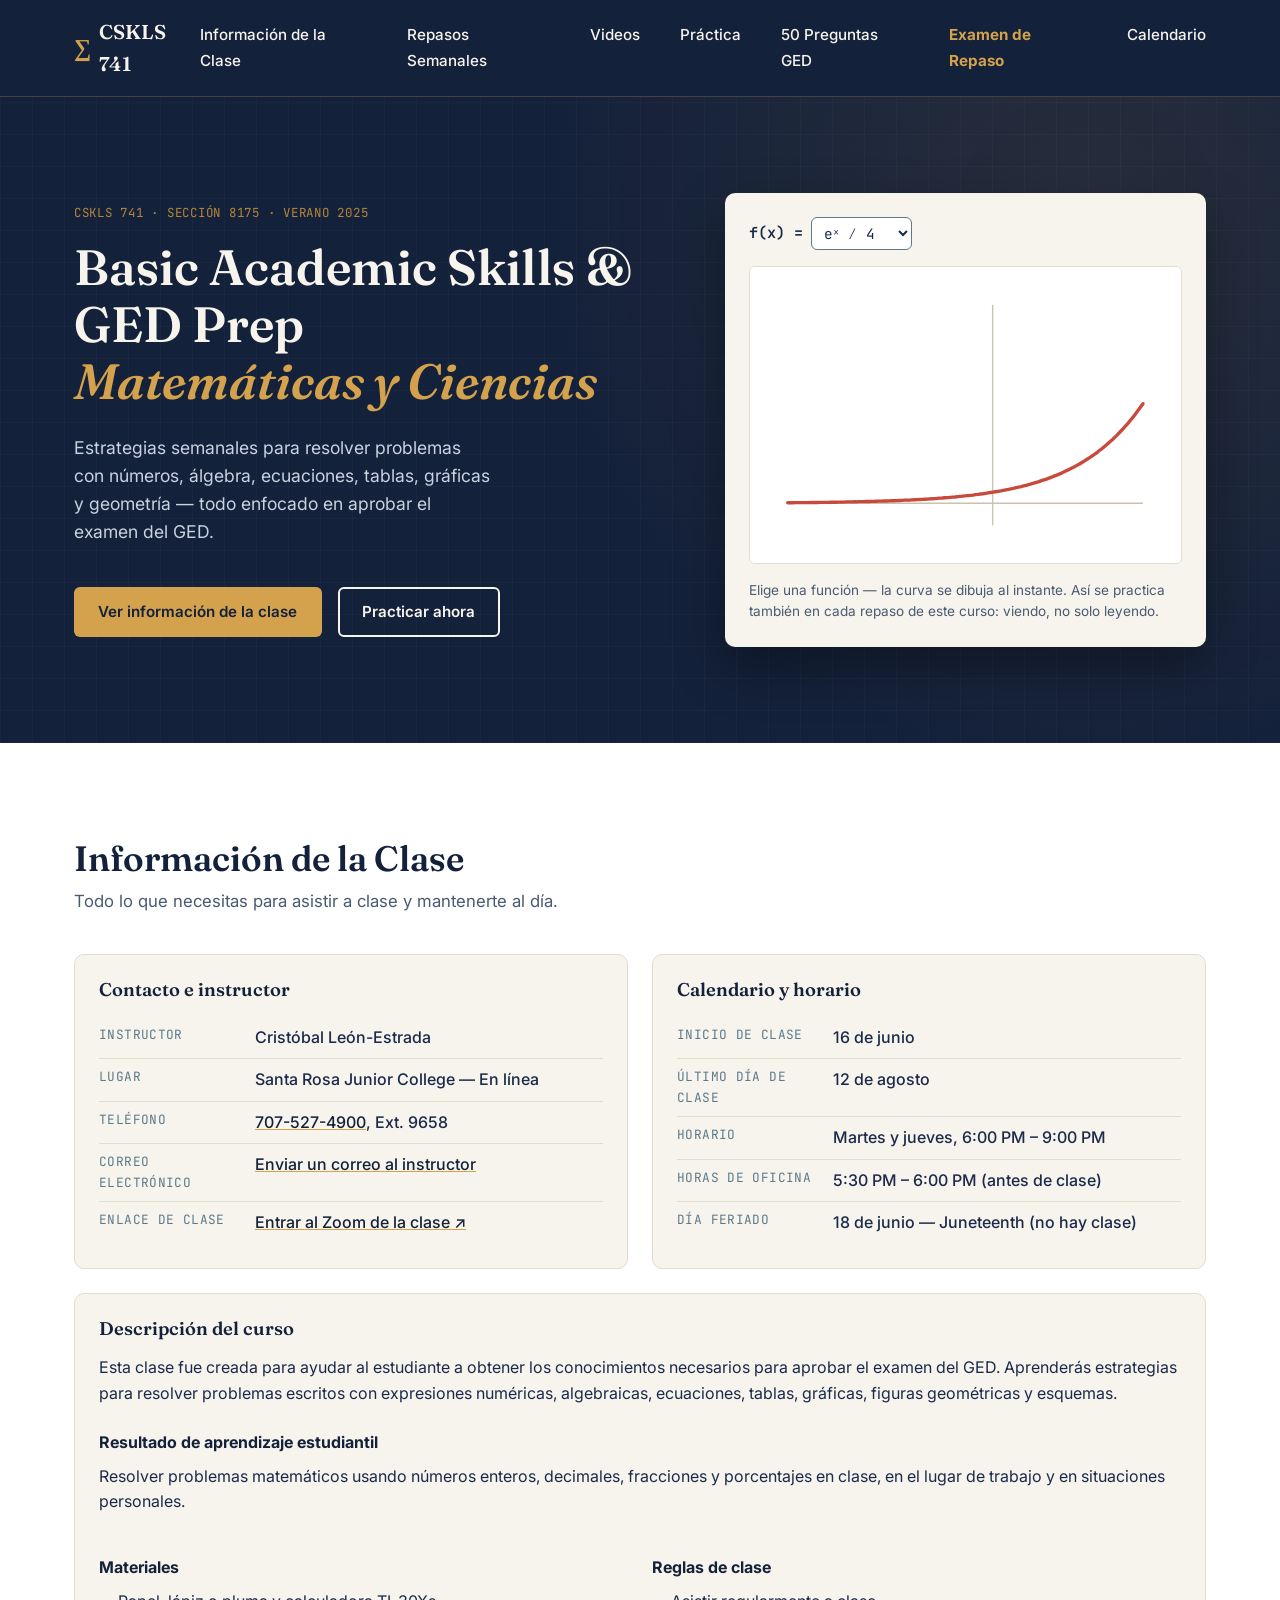
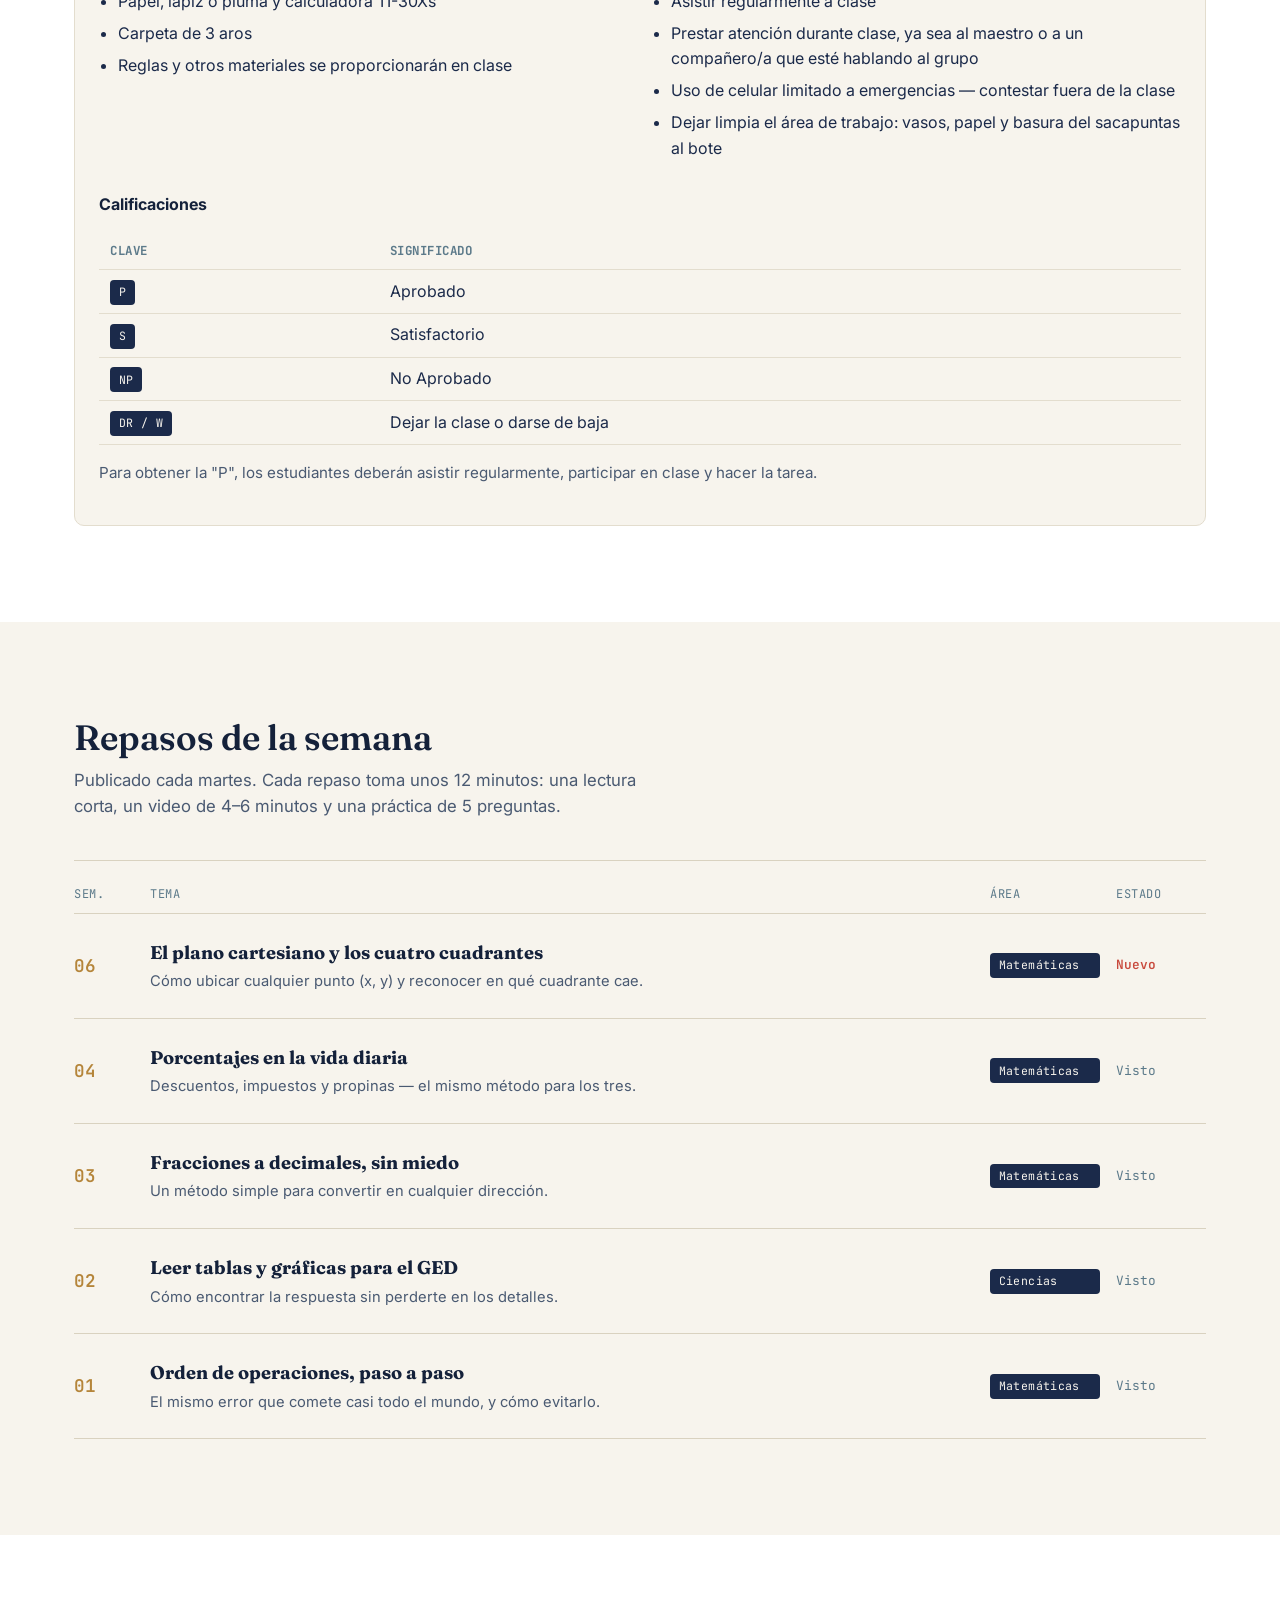
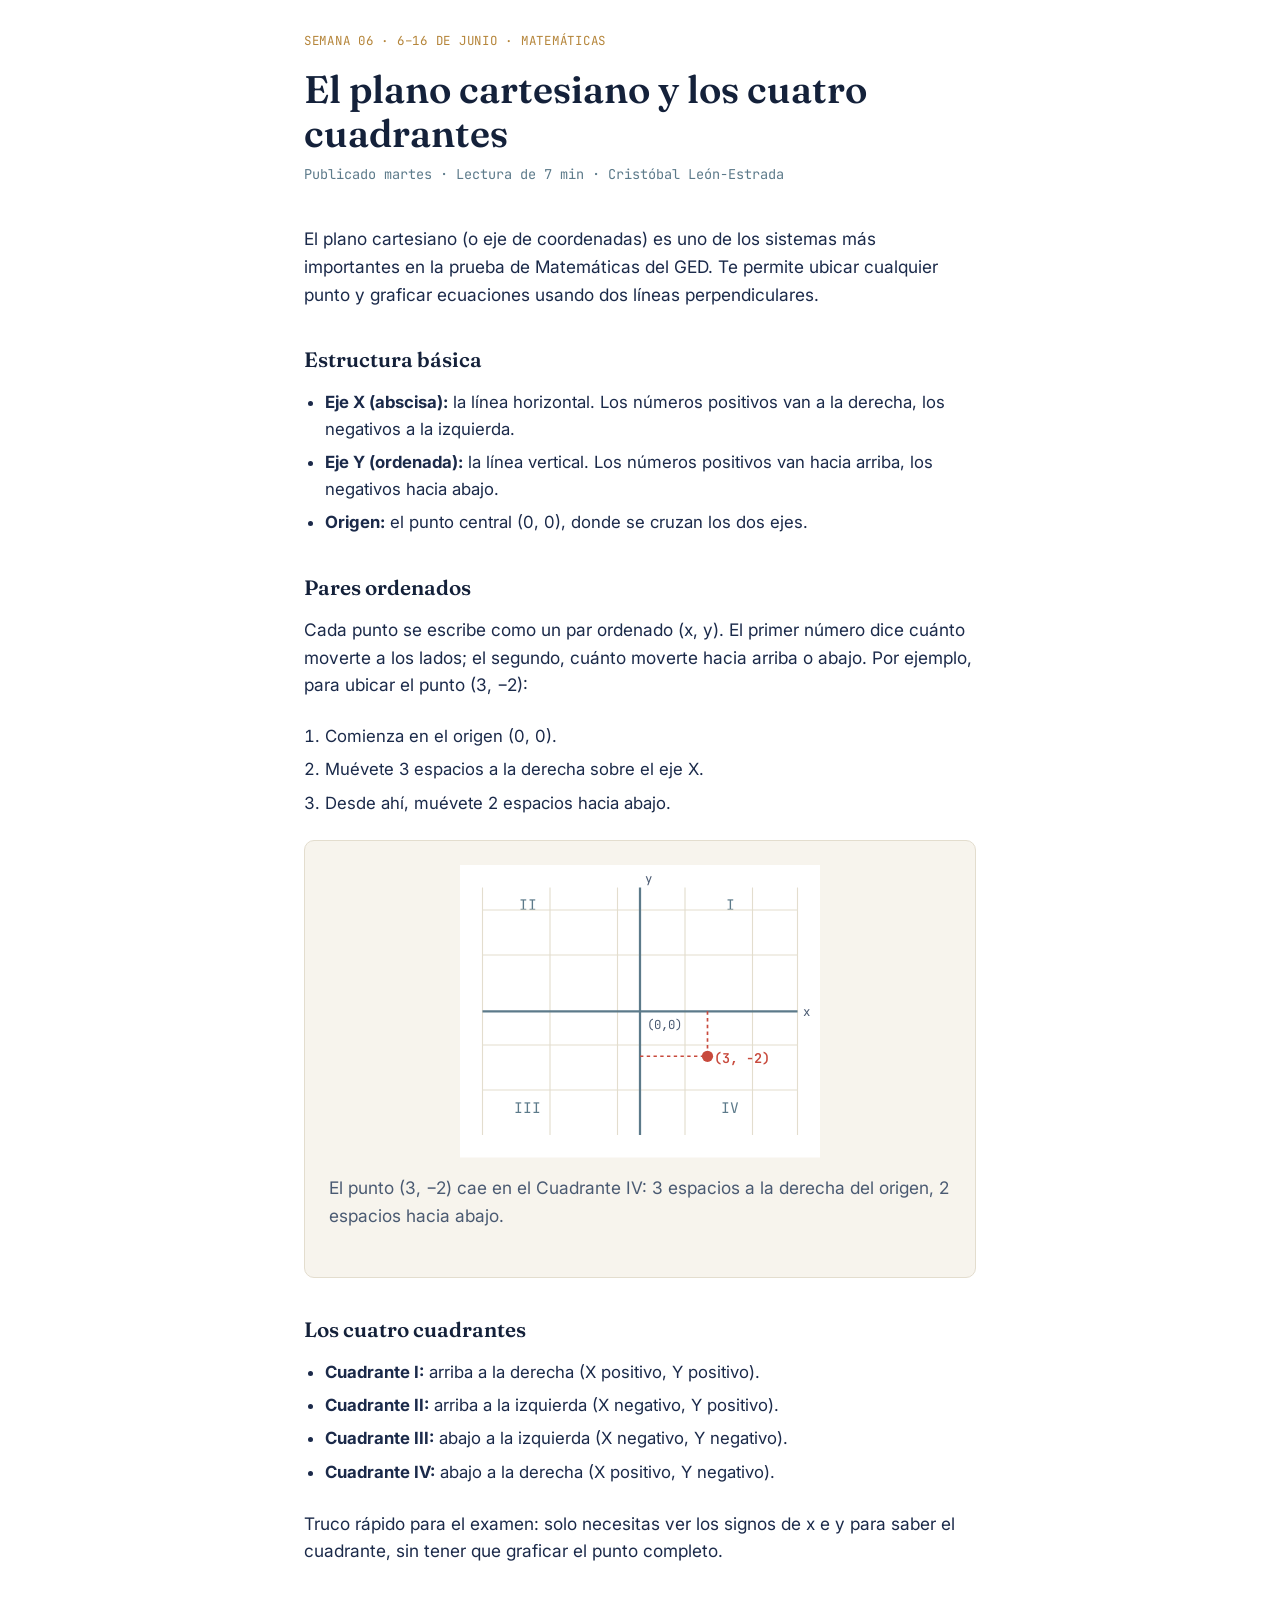
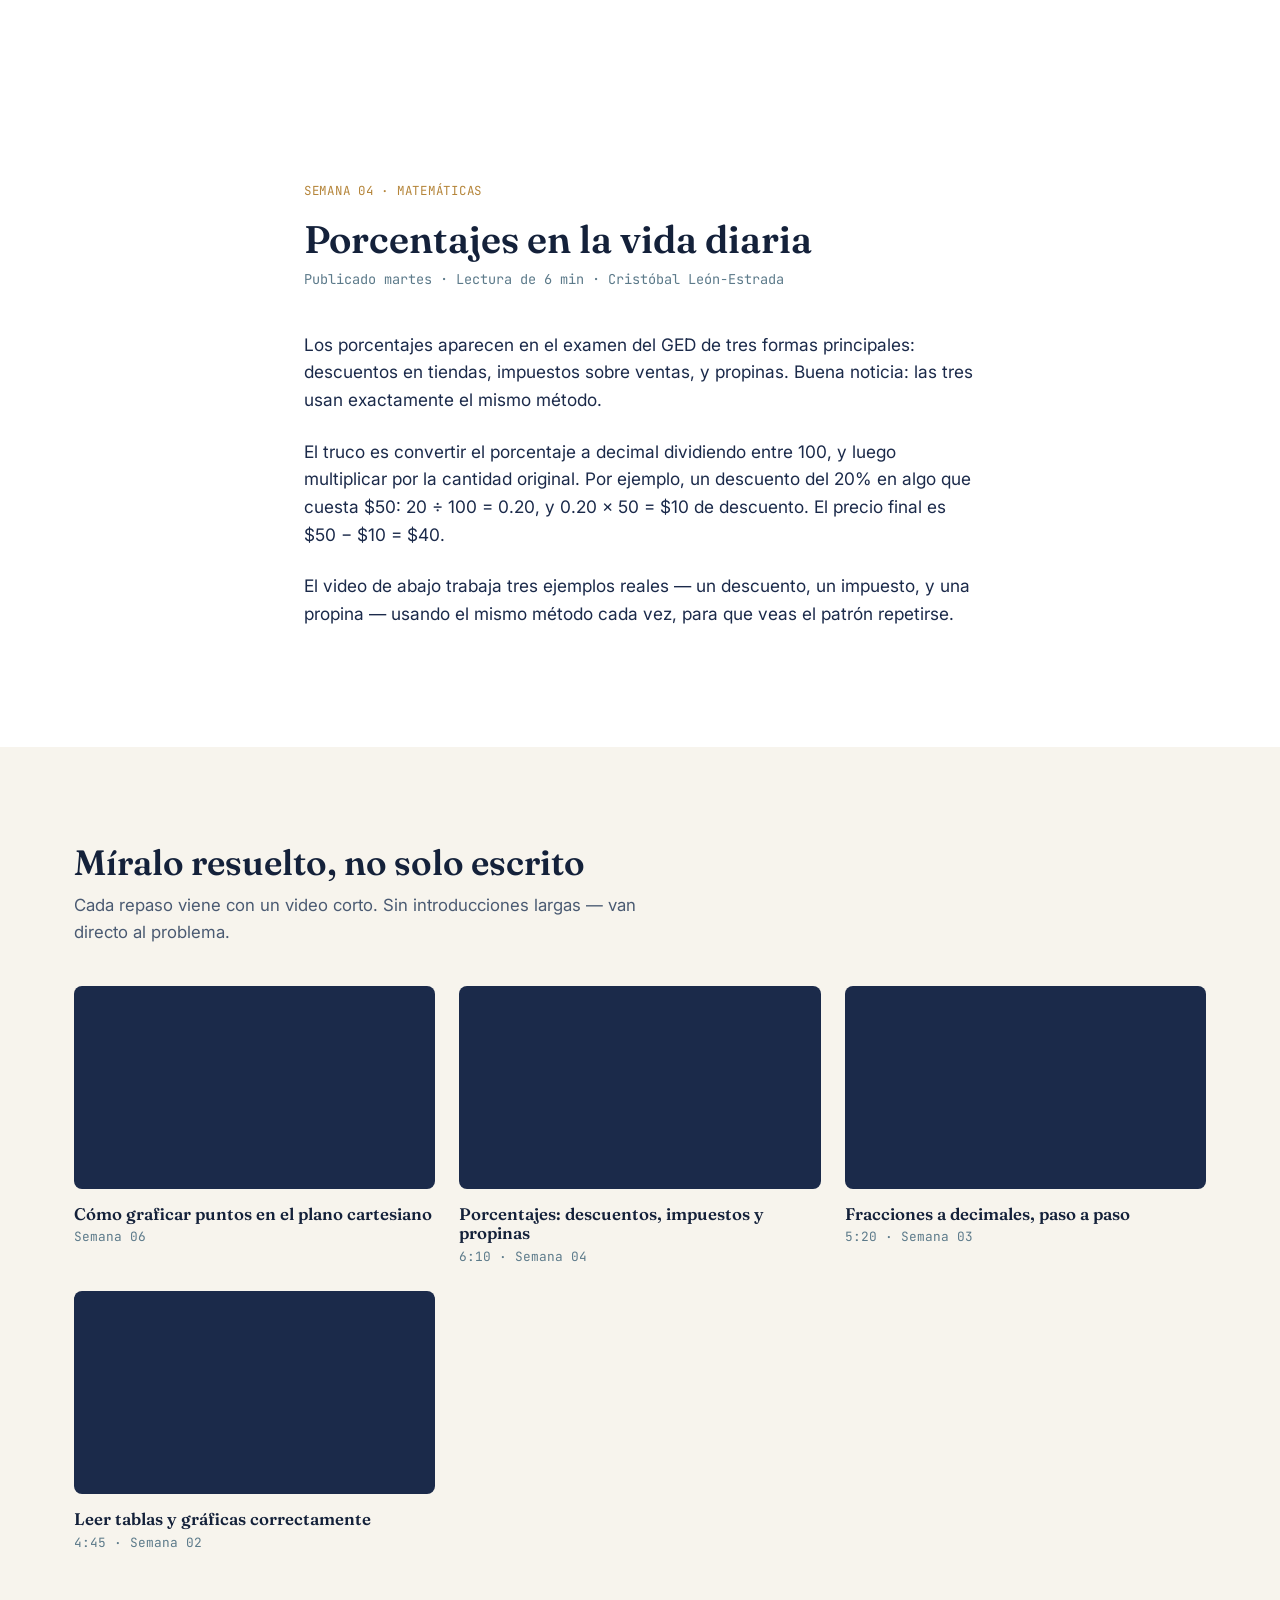
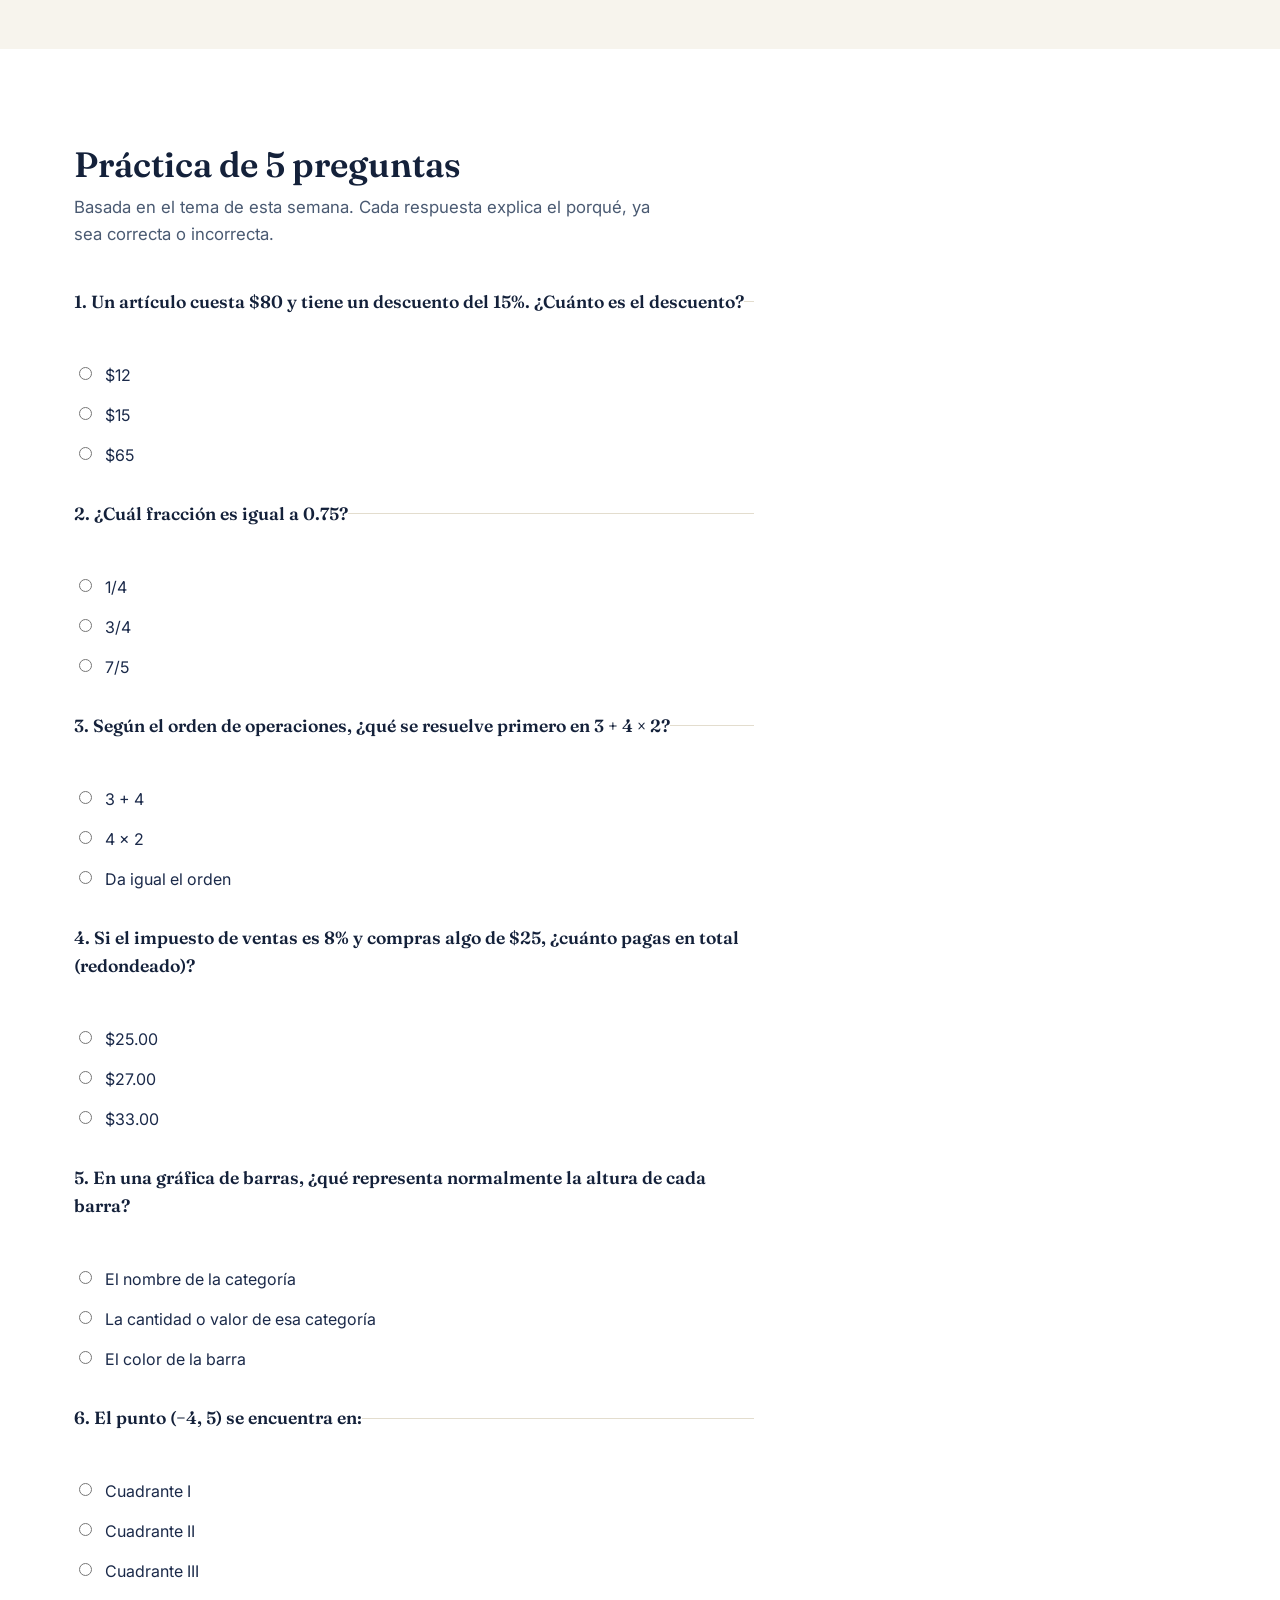
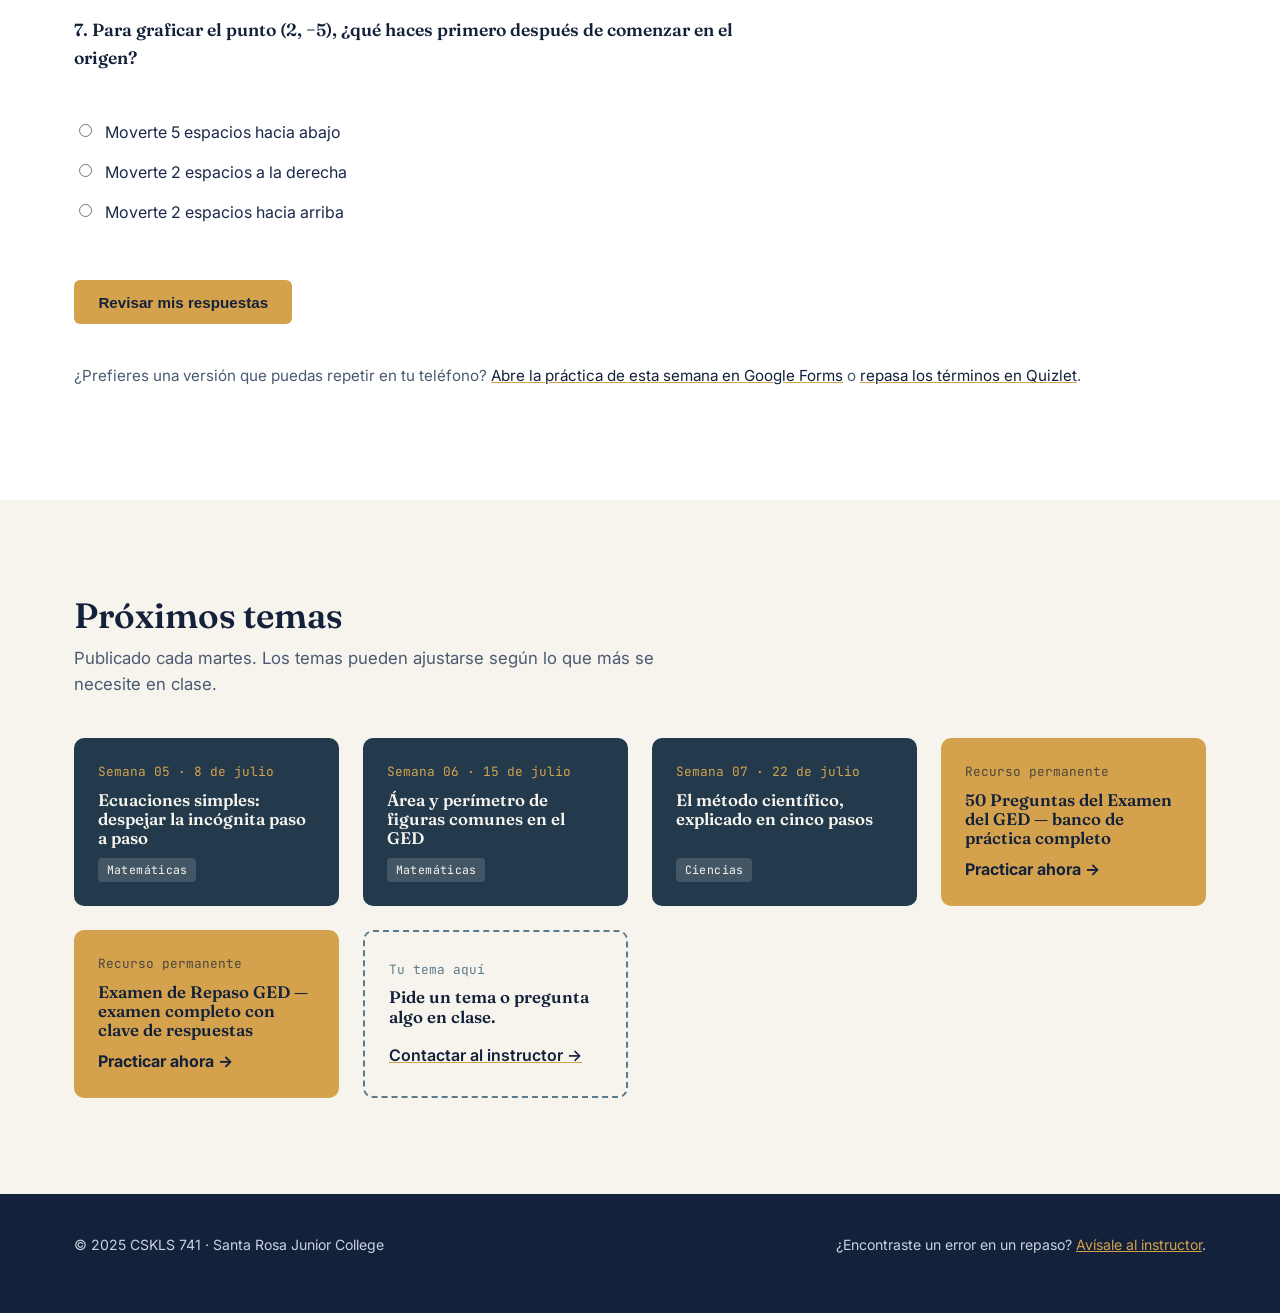
<file: index.html>
<!DOCTYPE html>
<html lang="es">
<head>
<meta charset="UTF-8">
<meta name="viewport" content="width=device-width, initial-scale=1.0">
<title>CSKLS 741 — Preparación para el GED: Matemáticas y Ciencias | Santa Rosa Junior College</title>
<meta name="description" content="Repasos semanales, videos y práctica para estudiantes de CSKLS 741, preparación del examen GED en matemáticas y ciencias. Verano 2025, Santa Rosa Junior College.">
<link rel="preconnect" href="https://fonts.googleapis.com">
<link rel="preconnect" href="https://fonts.gstatic.com" crossorigin>
<link href="https://fonts.googleapis.com/css2?family=Fraunces:opsz,wght@9..144,400..700&family=Inter:wght@400;500;600;700&family=JetBrains+Mono:wght@400;500&display=swap" rel="stylesheet">
<link rel="stylesheet" href="styles.css">
</head>
<body>

<a class="skip-link" href="#main">Saltar al contenido principal</a>

<!-- ============ HEADER / NAV ============ -->
<header class="site-header">
  <div class="header-inner">
    <a href="#top" class="brand">
      <span class="brand-mark" aria-hidden="true">∑</span>
      <span class="brand-text">CSKLS 741</span>
    </a>

    <nav class="main-nav" aria-label="Navegación principal">
      <button class="nav-toggle" aria-expanded="false" aria-controls="nav-list" id="navToggle">
        <span class="nav-toggle-bar"></span>
        <span class="nav-toggle-bar"></span>
        <span class="nav-toggle-bar"></span>
        <span class="visually-hidden">Menú</span>
      </button>
      <ul class="nav-list" id="nav-list">
        <li><a href="#clase">Información de la Clase</a></li>
        <li><a href="#weekly">Repasos Semanales</a></li>
        <li><a href="#videos">Videos</a></li>
        <li><a href="#quiz">Práctica</a></li>
        <li><a href="preguntas-ged.html">50 Preguntas GED</a></li>
        <li><a href="examen-repaso-ged.html"><strong>Examen de Repaso</strong></a></li>
        <li><a href="#calendar">Calendario</a></li>
      </ul>
    </nav>
  </div>
</header>

<main id="main">

  <!-- ============ HERO ============ -->
  <section class="hero" id="top">
    <div class="hero-inner">
      <div class="hero-copy">
        <p class="eyebrow">CSKLS 741 · Sección 8175 · Verano 2025</p>
        <h1>Basic Academic Skills & GED Prep<br><em>Matemáticas y Ciencias</em></h1>
        <p class="hero-lede">Estrategias semanales para resolver problemas con números, álgebra, ecuaciones, tablas, gráficas y geometría — todo enfocado en aprobar el examen del GED.</p>
        <div class="hero-actions">
          <a class="btn btn-primary" href="#clase">Ver información de la clase</a>
          <a class="btn btn-ghost" href="#quiz">Practicar ahora</a>
        </div>
      </div>

      <div class="hero-plot" aria-label="Graficador de funciones interactivo">
        <div class="plot-card">
          <div class="plot-card-head">
            <span class="plot-label">f(x) =</span>
            <select id="fnSelect" aria-label="Elige una función para graficar">
              <option value="sinx">sin(x)</option>
              <option value="x2">x²</option>
              <option value="x3">x³ − 3x</option>
              <option value="logx">ln(x)</option>
              <option value="expx" selected>eˣ ⁄ 4</option>
            </select>
          </div>
          <svg id="plotSvg" viewBox="0 0 320 220" role="img" aria-labelledby="plotTitle">
            <title id="plotTitle">Gráfica de la función seleccionada</title>
          </svg>
          <p class="plot-caption">Elige una función — la curva se dibuja al instante. Así se practica también en cada repaso de este curso: viendo, no solo leyendo.</p>
        </div>
      </div>
    </div>
  </section>

  <!-- ============ INFORMACIÓN DE LA CLASE ============ -->
  <section class="section class-info-section" id="clase">
    <div class="section-inner">
      <div class="section-head">
        <h2>Información de la Clase</h2>
        <p class="section-sub">Todo lo que necesitas para asistir a clase y mantenerte al día.</p>
      </div>

      <div class="info-grid">
        <div class="info-card">
          <h3>Contacto e instructor</h3>
          <dl class="info-list">
            <div class="info-row">
              <dt>Instructor</dt>
              <dd>Cristóbal León-Estrada</dd>
            </div>
            <div class="info-row">
              <dt>Lugar</dt>
              <dd>Santa Rosa Junior College — En línea</dd>
            </div>
            <div class="info-row">
              <dt>Teléfono</dt>
              <dd><a href="tel:+17075274900">707-527-4900</a>, Ext. 9658</dd>
            </div>
            <div class="info-row">
              <dt>Correo electrónico</dt>
              <dd><a href="mailto:paisa6727@gmail.com">Enviar un correo al instructor</a></dd>
            </div>
            <div class="info-row">
              <dt>Enlace de clase</dt>
              <dd><a href="https://santarosa-edu.zoom.us/j/87049911941" target="_blank" rel="noopener">Entrar al Zoom de la clase ↗</a></dd>
            </div>
          </dl>
        </div>

        <div class="info-card">
          <h3>Calendario y horario</h3>
          <dl class="info-list">
            <div class="info-row">
              <dt>Inicio de clase</dt>
              <dd>16 de junio</dd>
            </div>
            <div class="info-row">
              <dt>Último día de clase</dt>
              <dd>12 de agosto</dd>
            </div>
            <div class="info-row">
              <dt>Horario</dt>
              <dd>Martes y jueves, 6:00 PM – 9:00 PM</dd>
            </div>
            <div class="info-row">
              <dt>Horas de oficina</dt>
              <dd>5:30 PM – 6:00 PM (antes de clase)</dd>
            </div>
            <div class="info-row">
              <dt>Día feriado</dt>
              <dd>18 de junio — Juneteenth (no hay clase)</dd>
            </div>
          </dl>
        </div>

        <div class="info-card info-card-wide">
          <h3>Descripción del curso</h3>
          <p>Esta clase fue creada para ayudar al estudiante a obtener los conocimientos necesarios para aprobar el examen del GED. Aprenderás estrategias para resolver problemas escritos con expresiones numéricas, algebraicas, ecuaciones, tablas, gráficas, figuras geométricas y esquemas.</p>

          <h4>Resultado de aprendizaje estudiantil</h4>
          <p>Resolver problemas matemáticos usando números enteros, decimales, fracciones y porcentajes en clase, en el lugar de trabajo y en situaciones personales.</p>

          <div class="info-cols">
            <div>
              <h4>Materiales</h4>
              <ul>
                <li>Papel, lápiz o pluma y calculadora TI-30Xs</li>
                <li>Carpeta de 3 aros</li>
                <li>Reglas y otros materiales se proporcionarán en clase</li>
              </ul>
            </div>
            <div>
              <h4>Reglas de clase</h4>
              <ul>
                <li>Asistir regularmente a clase</li>
                <li>Prestar atención durante clase, ya sea al maestro o a un compañero/a que esté hablando al grupo</li>
                <li>Uso de celular limitado a emergencias — contestar fuera de la clase</li>
                <li>Dejar limpia el área de trabajo: vasos, papel y basura del sacapuntas al bote</li>
              </ul>
            </div>
          </div>

          <h4>Calificaciones</h4>
          <table class="grading-table">
            <thead>
              <tr><th>Clave</th><th>Significado</th></tr>
            </thead>
            <tbody>
              <tr><td><span class="tag">P</span></td><td>Aprobado</td></tr>
              <tr><td><span class="tag">S</span></td><td>Satisfactorio</td></tr>
              <tr><td><span class="tag">NP</span></td><td>No Aprobado</td></tr>
              <tr><td><span class="tag">DR / W</span></td><td>Dejar la clase o darse de baja</td></tr>
            </tbody>
          </table>
          <p class="grading-note">Para obtener la "P", los estudiantes deberán asistir regularmente, participar en clase y hacer la tarea.</p>
        </div>
      </div>
    </div>
  </section>

  <!-- ============ WEEKLY POSTS — GRADEBOOK LEDGER ============ -->
  <section class="section ledger-section" id="weekly">
    <div class="section-inner">
      <div class="section-head">
        <h2>Repasos de la semana</h2>
        <p class="section-sub">Publicado cada martes. Cada repaso toma unos 12 minutos: una lectura corta, un video de 4–6 minutos y una práctica de 5 preguntas.</p>
      </div>

      <div class="ledger" role="table" aria-label="Registro de repasos semanales">
        <div class="ledger-row ledger-row-head" role="row">
          <span role="columnheader">Sem.</span>
          <span role="columnheader">Tema</span>
          <span role="columnheader">Área</span>
          <span role="columnheader">Estado</span>
        </div>

        <article class="ledger-row" role="row">
          <span class="wk" role="cell" data-label="Semana">06</span>
          <span class="topic" role="cell" data-label="Tema">
            <a href="#post-06"><strong>El plano cartesiano y los cuatro cuadrantes</strong></a>
            <span class="topic-sub">Cómo ubicar cualquier punto (x, y) y reconocer en qué cuadrante cae.</span>
          </span>
          <span class="tag" role="cell" data-label="Área">Matemáticas</span>
          <span class="status status-new" role="cell" data-label="Estado">Nuevo</span>
        </article>

        <article class="ledger-row" role="row">
          <span class="wk" role="cell" data-label="Semana">04</span>
          <span class="topic" role="cell" data-label="Tema">
            <a href="#post-04"><strong>Porcentajes en la vida diaria</strong></a>
            <span class="topic-sub">Descuentos, impuestos y propinas — el mismo método para los tres.</span>
          </span>
          <span class="tag" role="cell" data-label="Área">Matemáticas</span>
          <span class="status" role="cell" data-label="Estado">Visto</span>
        </article>

        <article class="ledger-row" role="row">
          <span class="wk" role="cell" data-label="Semana">03</span>
          <span class="topic" role="cell" data-label="Tema">
            <a href="#post-03"><strong>Fracciones a decimales, sin miedo</strong></a>
            <span class="topic-sub">Un método simple para convertir en cualquier dirección.</span>
          </span>
          <span class="tag" role="cell" data-label="Área">Matemáticas</span>
          <span class="status" role="cell" data-label="Estado">Visto</span>
        </article>

        <article class="ledger-row" role="row">
          <span class="wk" role="cell" data-label="Semana">02</span>
          <span class="topic" role="cell" data-label="Tema">
            <a href="#post-02"><strong>Leer tablas y gráficas para el GED</strong></a>
            <span class="topic-sub">Cómo encontrar la respuesta sin perderte en los detalles.</span>
          </span>
          <span class="tag" role="cell" data-label="Área">Ciencias</span>
          <span class="status" role="cell" data-label="Estado">Visto</span>
        </article>

        <article class="ledger-row" role="row">
          <span class="wk" role="cell" data-label="Semana">01</span>
          <span class="topic" role="cell" data-label="Tema">
            <a href="#post-01"><strong>Orden de operaciones, paso a paso</strong></a>
            <span class="topic-sub">El mismo error que comete casi todo el mundo, y cómo evitarlo.</span>
          </span>
          <span class="tag" role="cell" data-label="Área">Matemáticas</span>
          <span class="status" role="cell" data-label="Estado">Visto</span>
        </article>
      </div>
    </div>
  </section>

  <!-- ============ FEATURED POST: SEMANA 06 ============ -->
  <section class="section post-section" id="post-06" aria-labelledby="post-06-h">
    <div class="section-inner post-inner">
      <p class="eyebrow">Semana 06 · 6–16 de junio · Matemáticas</p>
      <h2 id="post-06-h">El plano cartesiano y los cuatro cuadrantes</h2>
      <p class="post-meta">Publicado martes · Lectura de 7 min · Cristóbal León-Estrada</p>

      <div class="post-body">
        <p>El plano cartesiano (o eje de coordenadas) es uno de los sistemas más importantes en la prueba de Matemáticas del GED. Te permite ubicar cualquier punto y graficar ecuaciones usando dos líneas perpendiculares.</p>

        <h3>Estructura básica</h3>
        <ul>
          <li><strong>Eje X (abscisa):</strong> la línea horizontal. Los números positivos van a la derecha, los negativos a la izquierda.</li>
          <li><strong>Eje Y (ordenada):</strong> la línea vertical. Los números positivos van hacia arriba, los negativos hacia abajo.</li>
          <li><strong>Origen:</strong> el punto central (0, 0), donde se cruzan los dos ejes.</li>
        </ul>

        <h3>Pares ordenados</h3>
        <p>Cada punto se escribe como un par ordenado (x, y). El primer número dice cuánto moverte a los lados; el segundo, cuánto moverte hacia arriba o abajo. Por ejemplo, para ubicar el punto (3, −2):</p>
        <ol>
          <li>Comienza en el origen (0, 0).</li>
          <li>Muévete 3 espacios a la derecha sobre el eje X.</li>
          <li>Desde ahí, muévete 2 espacios hacia abajo.</li>
        </ol>

        <div class="diagram-wrap">
          <svg viewBox="0 0 320 260" role="img" aria-labelledby="quadTitle" class="quad-diagram">
            <title id="quadTitle">Plano cartesiano con los cuatro cuadrantes y el punto (3, -2) marcado</title>
            <rect x="0" y="0" width="320" height="260" fill="white"/>
            <!-- quadrant labels -->
            <text x="240" y="40" class="quad-label">I</text>
            <text x="60" y="40" class="quad-label">II</text>
            <text x="60" y="220" class="quad-label">III</text>
            <text x="240" y="220" class="quad-label">IV</text>
            <!-- grid lines -->
            <line x1="20" y1="20" x2="20" y2="240" stroke="#E3DDCE" stroke-width="1"/>
            <line x1="80" y1="20" x2="80" y2="240" stroke="#E3DDCE" stroke-width="1"/>
            <line x1="140" y1="20" x2="140" y2="240" stroke="#E3DDCE" stroke-width="1"/>
            <line x1="200" y1="20" x2="200" y2="240" stroke="#E3DDCE" stroke-width="1"/>
            <line x1="260" y1="20" x2="260" y2="240" stroke="#E3DDCE" stroke-width="1"/>
            <line x1="300" y1="20" x2="300" y2="240" stroke="#E3DDCE" stroke-width="1"/>
            <line x1="20" y1="40" x2="300" y2="40" stroke="#E3DDCE" stroke-width="1"/>
            <line x1="20" y1="80" x2="300" y2="80" stroke="#E3DDCE" stroke-width="1"/>
            <line x1="20" y1="160" x2="300" y2="160" stroke="#E3DDCE" stroke-width="1"/>
            <line x1="20" y1="200" x2="300" y2="200" stroke="#E3DDCE" stroke-width="1"/>
            <!-- axes -->
            <line x1="20" y1="130" x2="300" y2="130" stroke="#5C7A8A" stroke-width="2"/>
            <line x1="160" y1="20" x2="160" y2="240" stroke="#5C7A8A" stroke-width="2"/>
            <text x="305" y="134" class="axis-label">x</text>
            <text x="164" y="16" class="axis-label">y</text>
            <text x="166" y="146" class="axis-label">(0,0)</text>
            <!-- point (3,-2): each grid square = 1 unit = 20px -->
            <circle cx="220" cy="170" r="5" fill="#C84A3D"/>
            <line x1="160" y1="170" x2="220" y2="170" stroke="#C84A3D" stroke-width="1.5" stroke-dasharray="3,3"/>
            <line x1="220" y1="130" x2="220" y2="170" stroke="#C84A3D" stroke-width="1.5" stroke-dasharray="3,3"/>
            <text x="226" y="176" class="point-label">(3, −2)</text>
          </svg>
          <p class="plot-caption">El punto (3, −2) cae en el Cuadrante IV: 3 espacios a la derecha del origen, 2 espacios hacia abajo.</p>
        </div>

        <h3>Los cuatro cuadrantes</h3>
        <ul>
          <li><strong>Cuadrante I:</strong> arriba a la derecha (X positivo, Y positivo).</li>
          <li><strong>Cuadrante II:</strong> arriba a la izquierda (X negativo, Y positivo).</li>
          <li><strong>Cuadrante III:</strong> abajo a la izquierda (X negativo, Y negativo).</li>
          <li><strong>Cuadrante IV:</strong> abajo a la derecha (X positivo, Y negativo).</li>
        </ul>
        <p>Truco rápido para el examen: solo necesitas ver los signos de x e y para saber el cuadrante, sin tener que graficar el punto completo.</p>
      </div>
    </div>
  </section>

  <!-- ============ FEATURED POST: SEMANA 04 ============ -->
  <section class="section post-section" id="post-04" aria-labelledby="post-04-h">
    <div class="section-inner post-inner">
      <p class="eyebrow">Semana 04 · Matemáticas</p>
      <h2 id="post-04-h">Porcentajes en la vida diaria</h2>
      <p class="post-meta">Publicado martes · Lectura de 6 min · Cristóbal León-Estrada</p>

      <div class="post-body">
        <p>Los porcentajes aparecen en el examen del GED de tres formas principales: descuentos en tiendas, impuestos sobre ventas, y propinas. Buena noticia: las tres usan exactamente el mismo método.</p>
        <p>El truco es convertir el porcentaje a decimal dividiendo entre 100, y luego multiplicar por la cantidad original. Por ejemplo, un descuento del 20% en algo que cuesta $50: 20 ÷ 100 = 0.20, y 0.20 × 50 = $10 de descuento. El precio final es $50 − $10 = $40.</p>
        <p>El video de abajo trabaja tres ejemplos reales — un descuento, un impuesto, y una propina — usando el mismo método cada vez, para que veas el patrón repetirse.</p>
      </div>
    </div>
  </section>

  <!-- ============ VIDEOS ============ -->
  <section class="section video-section" id="videos">
    <div class="section-inner">
      <div class="section-head">
        <h2>Míralo resuelto, no solo escrito</h2>
        <p class="section-sub">Cada repaso viene con un video corto. Sin introducciones largas — van directo al problema.</p>
      </div>

      <div class="video-grid">
        <article class="video-card">
          <div class="video-frame">
            <iframe
              src="https://www.youtube.com/embed/eKr8Yd_KK4w"
              title="Cómo graficar puntos en el plano cartesiano"
              loading="lazy"
              allow="accelerometer; autoplay; clipboard-write; encrypted-media; gyroscope; picture-in-picture"
              allowfullscreen>
            </iframe>
          </div>
          <h3>Cómo graficar puntos en el plano cartesiano</h3>
          <p class="video-meta">Semana 06</p>
        </article>

        <article class="video-card">
          <div class="video-frame">
            <iframe
              src="https://www.youtube.com/embed/sUiAedmcZ7M"
              title="Porcentajes explicados paso a paso"
              loading="lazy"
              allow="accelerometer; autoplay; clipboard-write; encrypted-media; gyroscope; picture-in-picture"
              allowfullscreen>
            </iframe>
          </div>
          <h3>Porcentajes: descuentos, impuestos y propinas</h3>
          <p class="video-meta">6:10 · Semana 04</p>
        </article>

        <article class="video-card">
          <div class="video-frame">
            <iframe
              src="https://www.youtube.com/embed/Pcd1tGEMTRg"
              title="Convertir fracciones a decimales"
              loading="lazy"
              allow="accelerometer; autoplay; clipboard-write; encrypted-media; gyroscope; picture-in-picture"
              allowfullscreen>
            </iframe>
          </div>
          <h3>Fracciones a decimales, paso a paso</h3>
          <p class="video-meta">5:20 · Semana 03</p>
        </article>

        <article class="video-card">
          <div class="video-frame">
            <iframe
              src="https://www.youtube.com/embed/4d6pioMzkjg"
              title="Cómo leer tablas y gráficas"
              loading="lazy"
              allow="accelerometer; autoplay; clipboard-write; encrypted-media; gyroscope; picture-in-picture"
              allowfullscreen>
            </iframe>
          </div>
          <h3>Leer tablas y gráficas correctamente</h3>
          <p class="video-meta">4:45 · Semana 02</p>
        </article>
      </div>
    </div>
  </section>

  <!-- ============ PRACTICE QUIZ ============ -->
  <section class="section quiz-section" id="quiz">
    <div class="section-inner">
      <div class="section-head">
        <h2>Práctica de 5 preguntas</h2>
        <p class="section-sub">Basada en el tema de esta semana. Cada respuesta explica el porqué, ya sea correcta o incorrecta.</p>
      </div>

      <form class="quiz" id="quizForm" novalidate>
        <fieldset class="quiz-q">
          <legend>1. Un artículo cuesta $80 y tiene un descuento del 15%. ¿Cuánto es el descuento?</legend>
          <label class="quiz-opt"><input type="radio" name="q1" value="a"> $12</label>
          <label class="quiz-opt"><input type="radio" name="q1" value="b"> $15</label>
          <label class="quiz-opt"><input type="radio" name="q1" value="c"> $65</label>
          <p class="quiz-feedback" data-for="q1" hidden></p>
        </fieldset>

        <fieldset class="quiz-q">
          <legend>2. ¿Cuál fracción es igual a 0.75?</legend>
          <label class="quiz-opt"><input type="radio" name="q2" value="a"> 1/4</label>
          <label class="quiz-opt"><input type="radio" name="q2" value="b"> 3/4</label>
          <label class="quiz-opt"><input type="radio" name="q2" value="c"> 7/5</label>
          <p class="quiz-feedback" data-for="q2" hidden></p>
        </fieldset>

        <fieldset class="quiz-q">
          <legend>3. Según el orden de operaciones, ¿qué se resuelve primero en 3 + 4 × 2?</legend>
          <label class="quiz-opt"><input type="radio" name="q3" value="a"> 3 + 4</label>
          <label class="quiz-opt"><input type="radio" name="q3" value="b"> 4 × 2</label>
          <label class="quiz-opt"><input type="radio" name="q3" value="c"> Da igual el orden</label>
          <p class="quiz-feedback" data-for="q3" hidden></p>
        </fieldset>

        <fieldset class="quiz-q">
          <legend>4. Si el impuesto de ventas es 8% y compras algo de $25, ¿cuánto pagas en total (redondeado)?</legend>
          <label class="quiz-opt"><input type="radio" name="q4" value="a"> $25.00</label>
          <label class="quiz-opt"><input type="radio" name="q4" value="b"> $27.00</label>
          <label class="quiz-opt"><input type="radio" name="q4" value="c"> $33.00</label>
          <p class="quiz-feedback" data-for="q4" hidden></p>
        </fieldset>

        <fieldset class="quiz-q">
          <legend>5. En una gráfica de barras, ¿qué representa normalmente la altura de cada barra?</legend>
          <label class="quiz-opt"><input type="radio" name="q5" value="a"> El nombre de la categoría</label>
          <label class="quiz-opt"><input type="radio" name="q5" value="b"> La cantidad o valor de esa categoría</label>
          <label class="quiz-opt"><input type="radio" name="q5" value="c"> El color de la barra</label>
          <p class="quiz-feedback" data-for="q5" hidden></p>
        </fieldset>

        <fieldset class="quiz-q">
          <legend>6. El punto (−4, 5) se encuentra en:</legend>
          <label class="quiz-opt"><input type="radio" name="q6" value="a"> Cuadrante I</label>
          <label class="quiz-opt"><input type="radio" name="q6" value="b"> Cuadrante II</label>
          <label class="quiz-opt"><input type="radio" name="q6" value="c"> Cuadrante III</label>
          <p class="quiz-feedback" data-for="q6" hidden></p>
        </fieldset>

        <fieldset class="quiz-q">
          <legend>7. Para graficar el punto (2, −5), ¿qué haces primero después de comenzar en el origen?</legend>
          <label class="quiz-opt"><input type="radio" name="q7" value="a"> Moverte 5 espacios hacia abajo</label>
          <label class="quiz-opt"><input type="radio" name="q7" value="b"> Moverte 2 espacios a la derecha</label>
          <label class="quiz-opt"><input type="radio" name="q7" value="c"> Moverte 2 espacios hacia arriba</label>
          <p class="quiz-feedback" data-for="q7" hidden></p>
        </fieldset>

        <div class="quiz-controls">
          <button type="submit" class="btn btn-primary">Revisar mis respuestas</button>
          <p class="quiz-score" id="quizScore" role="status" aria-live="polite"></p>
        </div>
      </form>

      <p class="quiz-alt">¿Prefieres una versión que puedas repetir en tu teléfono? <a href="https://forms.google.com" target="_blank" rel="noopener">Abre la práctica de esta semana en Google Forms</a> o <a href="https://quizlet.com" target="_blank" rel="noopener">repasa los términos en Quizlet</a>.</p>
    </div>
  </section>

  <!-- ============ CONTENT CALENDAR ============ -->
  <section class="section calendar-section" id="calendar">
    <div class="section-inner">
      <div class="section-head">
        <h2>Próximos temas</h2>
        <p class="section-sub">Publicado cada martes. Los temas pueden ajustarse según lo que más se necesite en clase.</p>
      </div>

      <div class="calendar-grid">
        <article class="cal-card">
          <p class="cal-week">Semana 05 · 8 de julio</p>
          <h3>Ecuaciones simples: despejar la incógnita paso a paso</h3>
          <span class="tag">Matemáticas</span>
        </article>
        <article class="cal-card">
          <p class="cal-week">Semana 06 · 15 de julio</p>
          <h3>Área y perímetro de figuras comunes en el GED</h3>
          <span class="tag">Matemáticas</span>
        </article>
        <article class="cal-card">
          <p class="cal-week">Semana 07 · 22 de julio</p>
          <h3>El método científico, explicado en cinco pasos</h3>
          <span class="tag">Ciencias</span>
        </article>
        <article class="cal-card cal-card-resource">
          <p class="cal-week">Recurso permanente</p>
          <h3>50 Preguntas del Examen del GED — banco de práctica completo</h3>
          <a class="link-arrow" href="preguntas-ged.html">Practicar ahora →</a>
        </article>
        <article class="cal-card cal-card-resource">
          <p class="cal-week">Recurso permanente</p>
          <h3>Examen de Repaso GED — examen completo con clave de respuestas</h3>
          <a class="link-arrow" href="examen-repaso-ged.html">Practicar ahora →</a>
        </article>
        <article class="cal-card cal-card-request">
          <p class="cal-week">Tu tema aquí</p>
          <h3>Pide un tema o pregunta algo en clase.</h3>
          <a class="link-arrow" href="#clase">Contactar al instructor →</a>
        </article>
      </div>
    </div>
  </section>

</main>

<footer class="site-footer">
  <div class="footer-inner">
    <p>&copy; 2025 CSKLS 741 · Santa Rosa Junior College</p>
    <p class="footer-note">¿Encontraste un error en un repaso? <a href="#clase">Avísale al instructor</a>.</p>
  </div>
</footer>

<script src="script.js"></script>
</body>
</html>
</file>
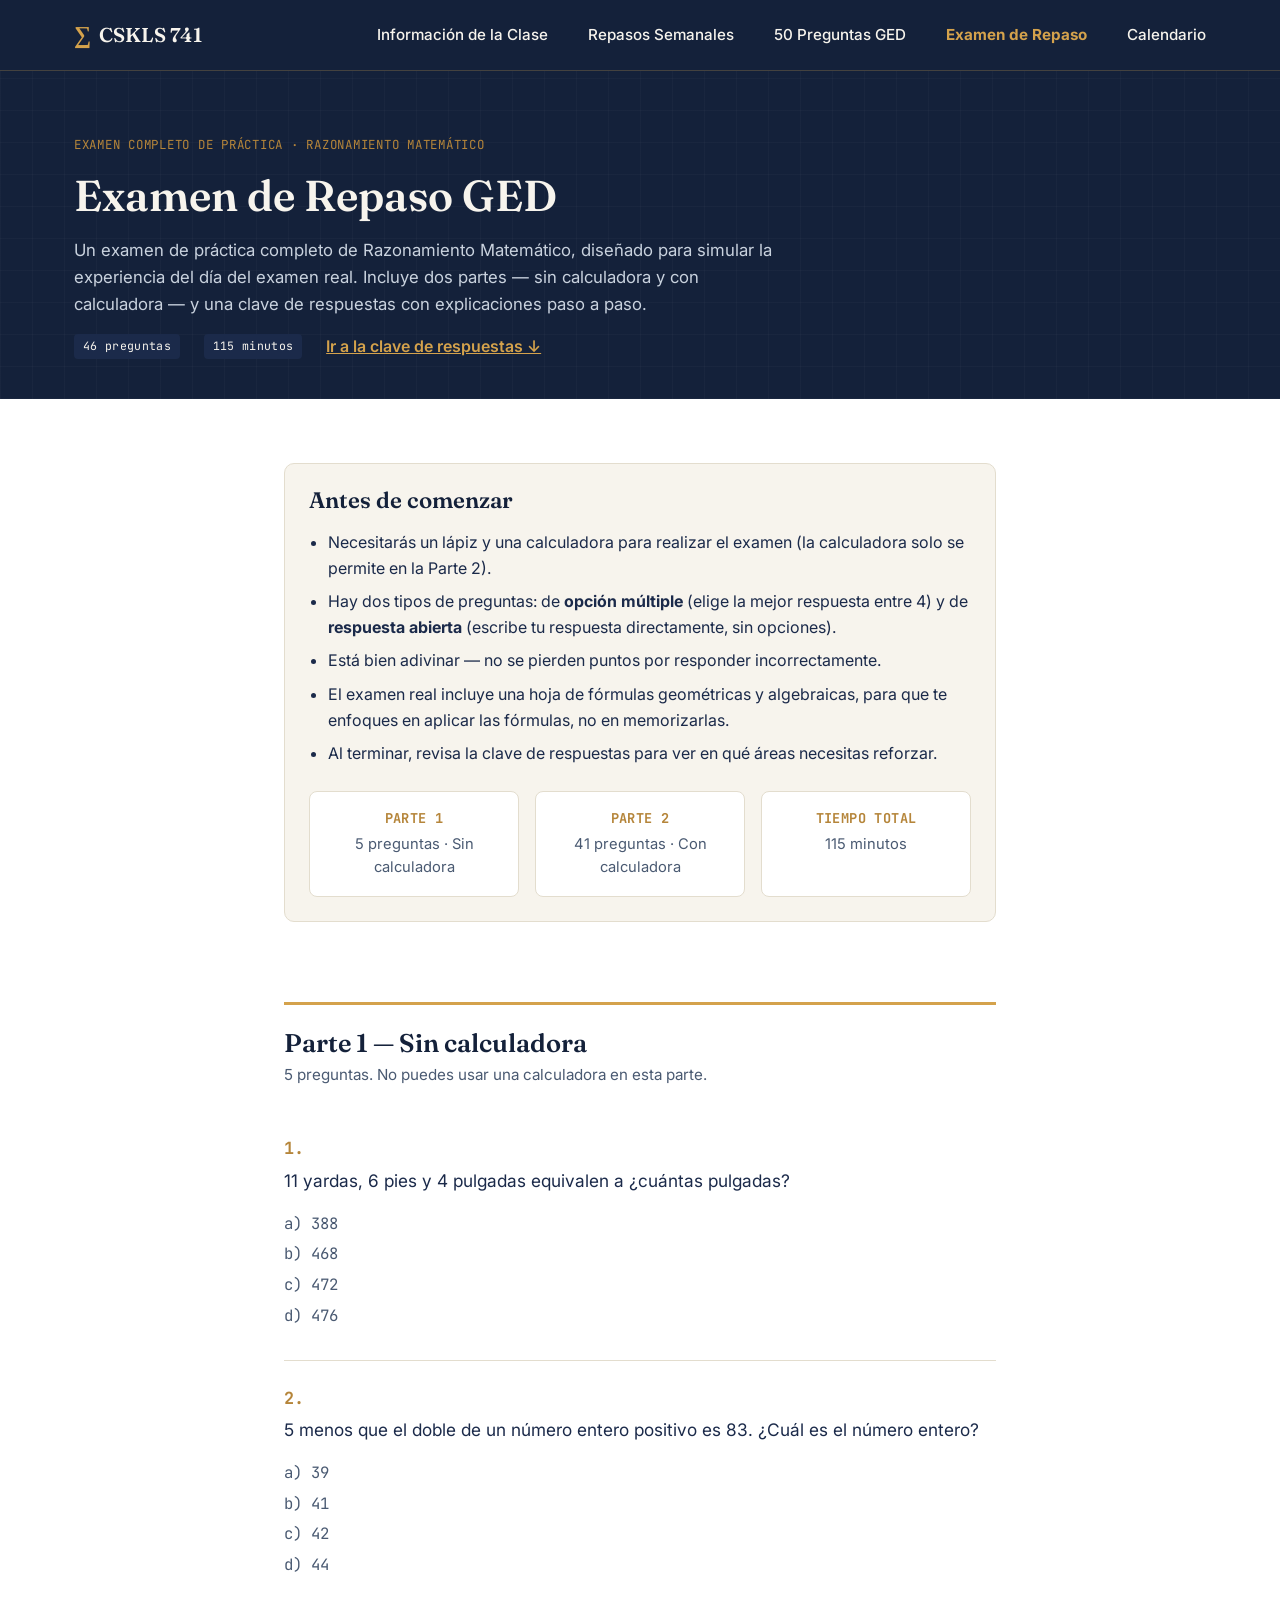
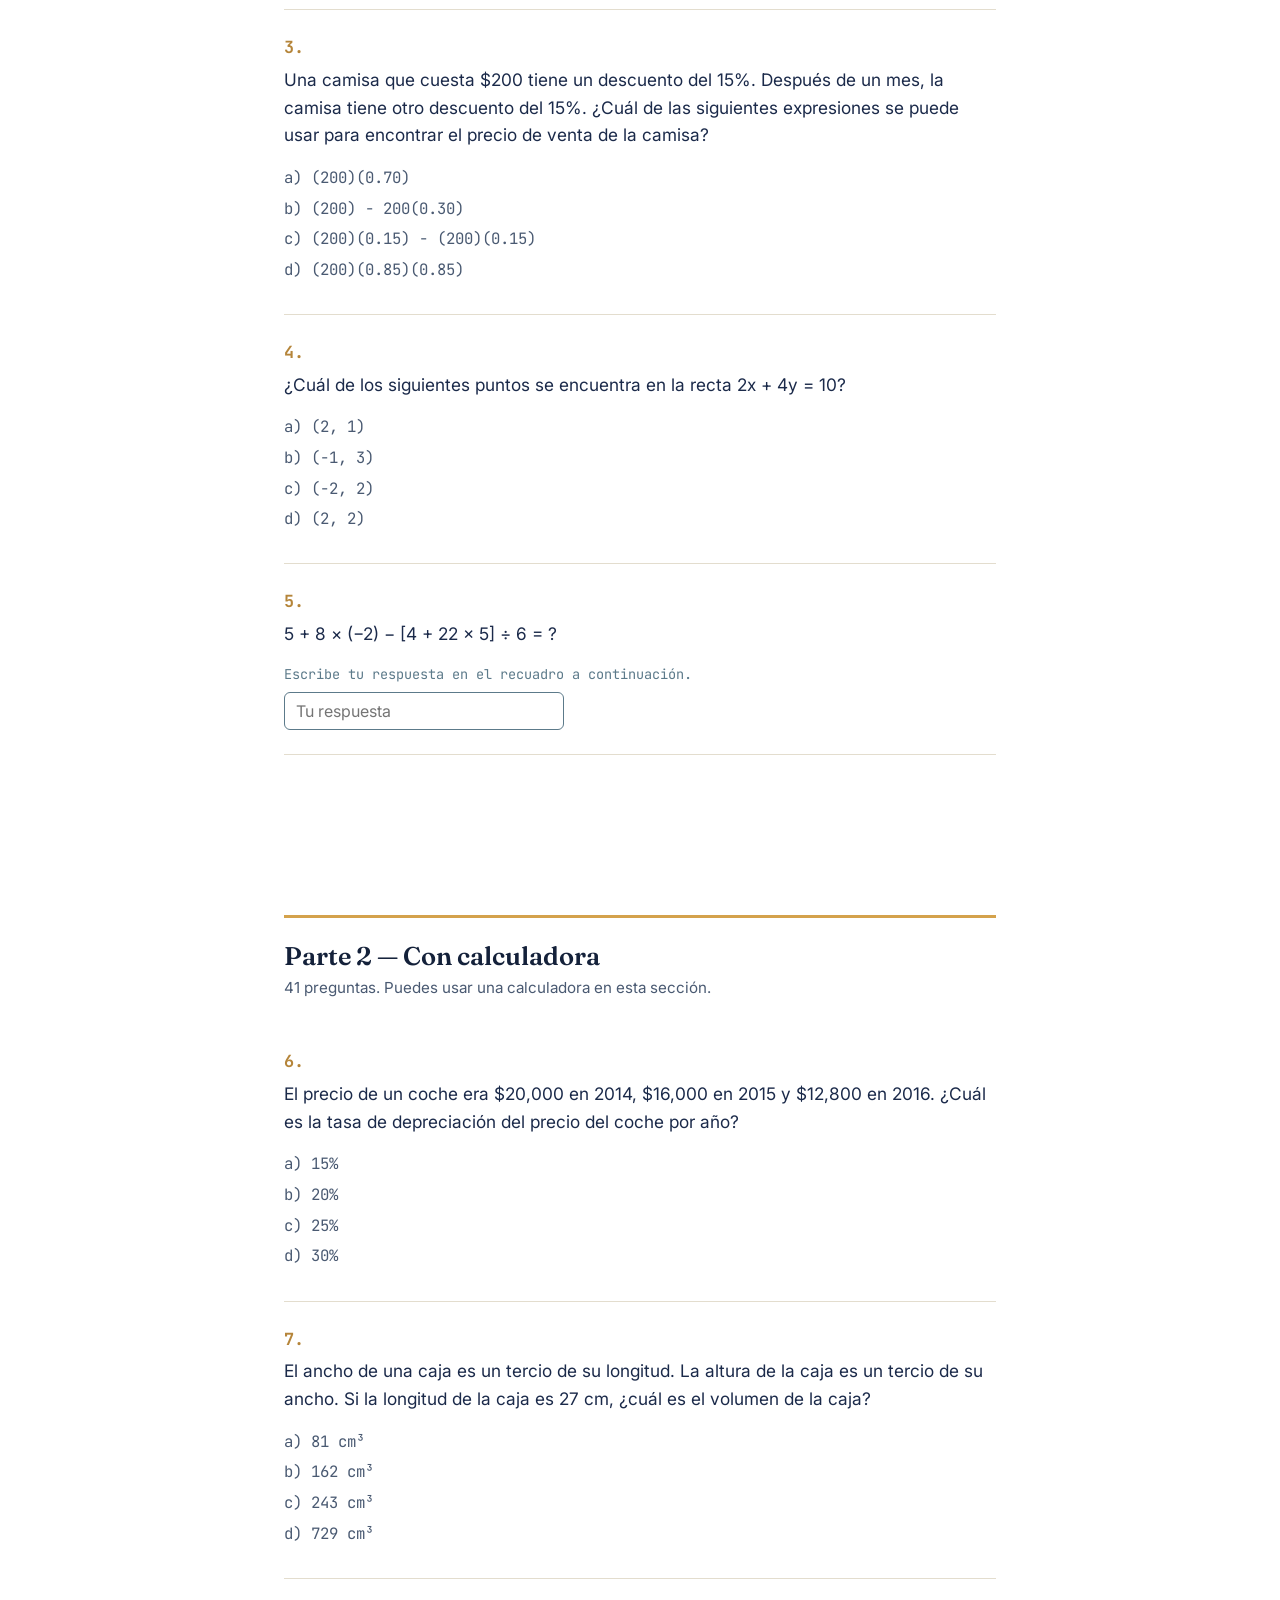
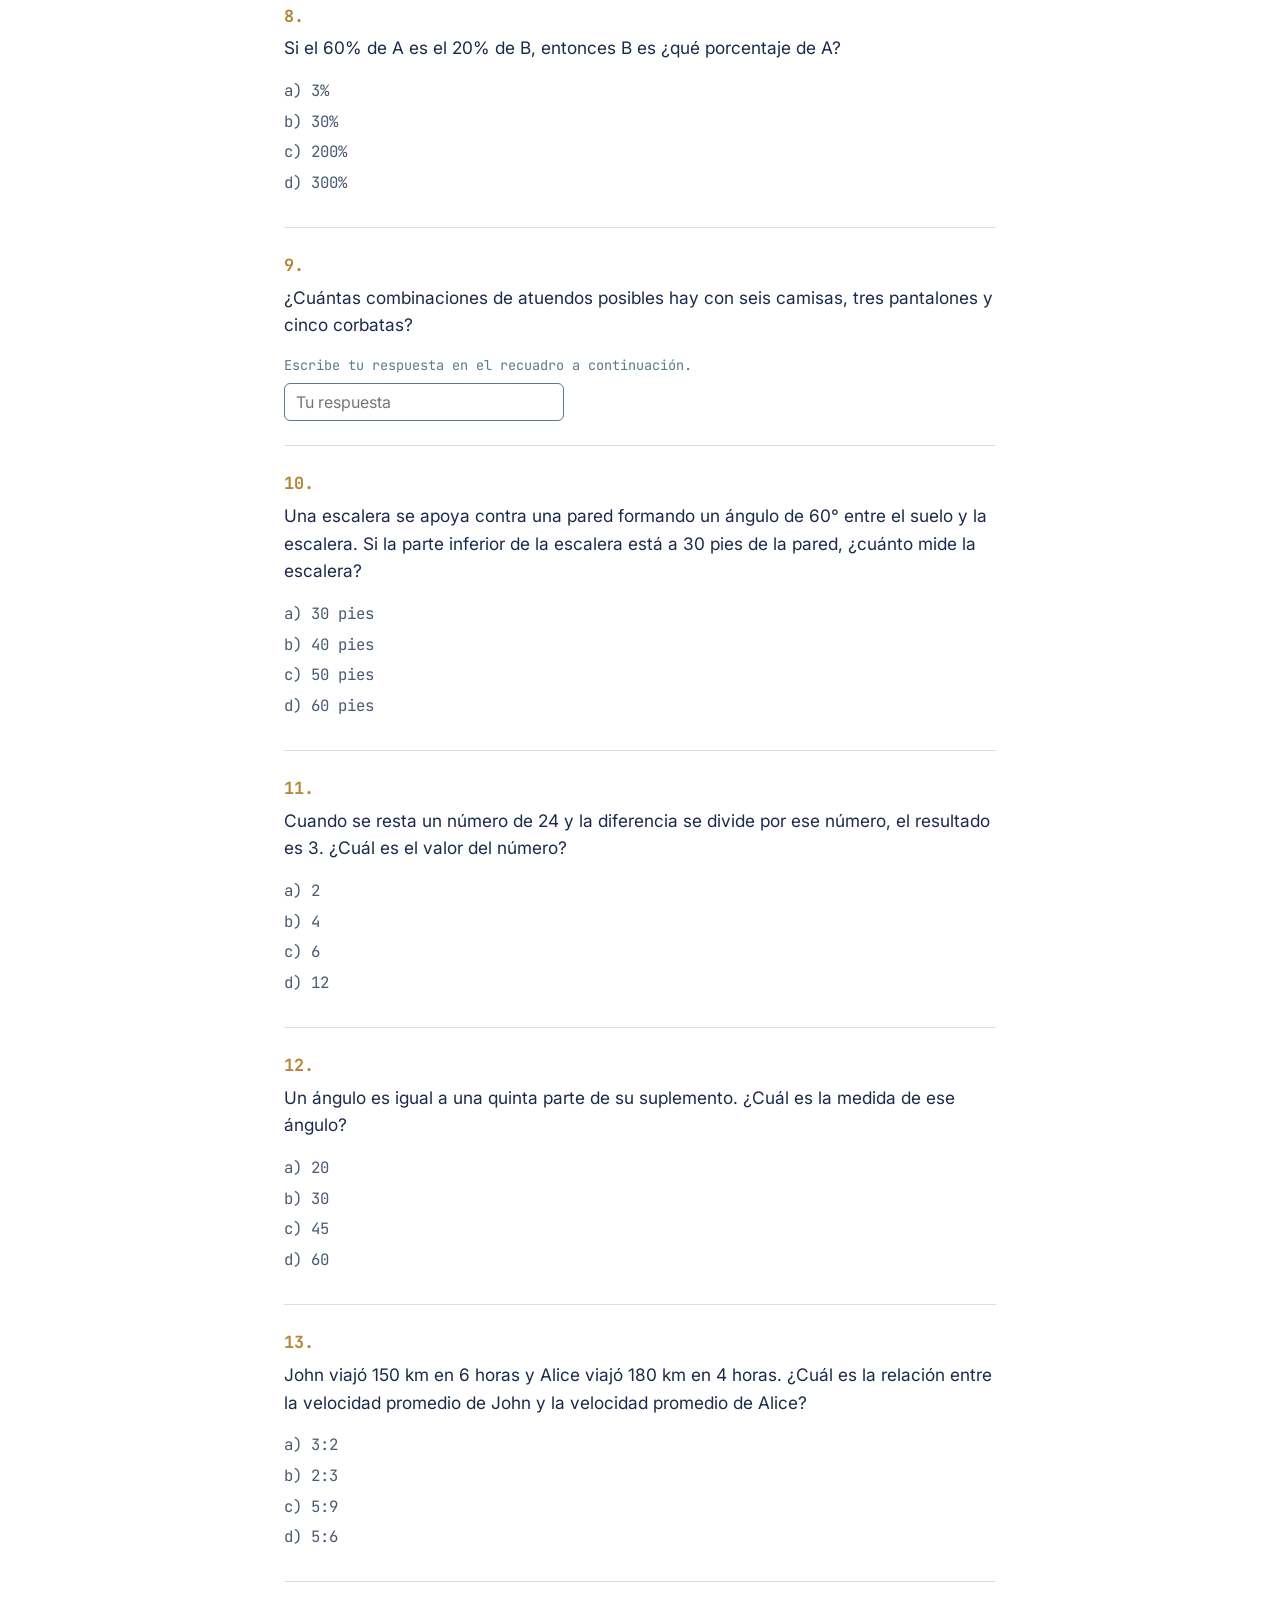
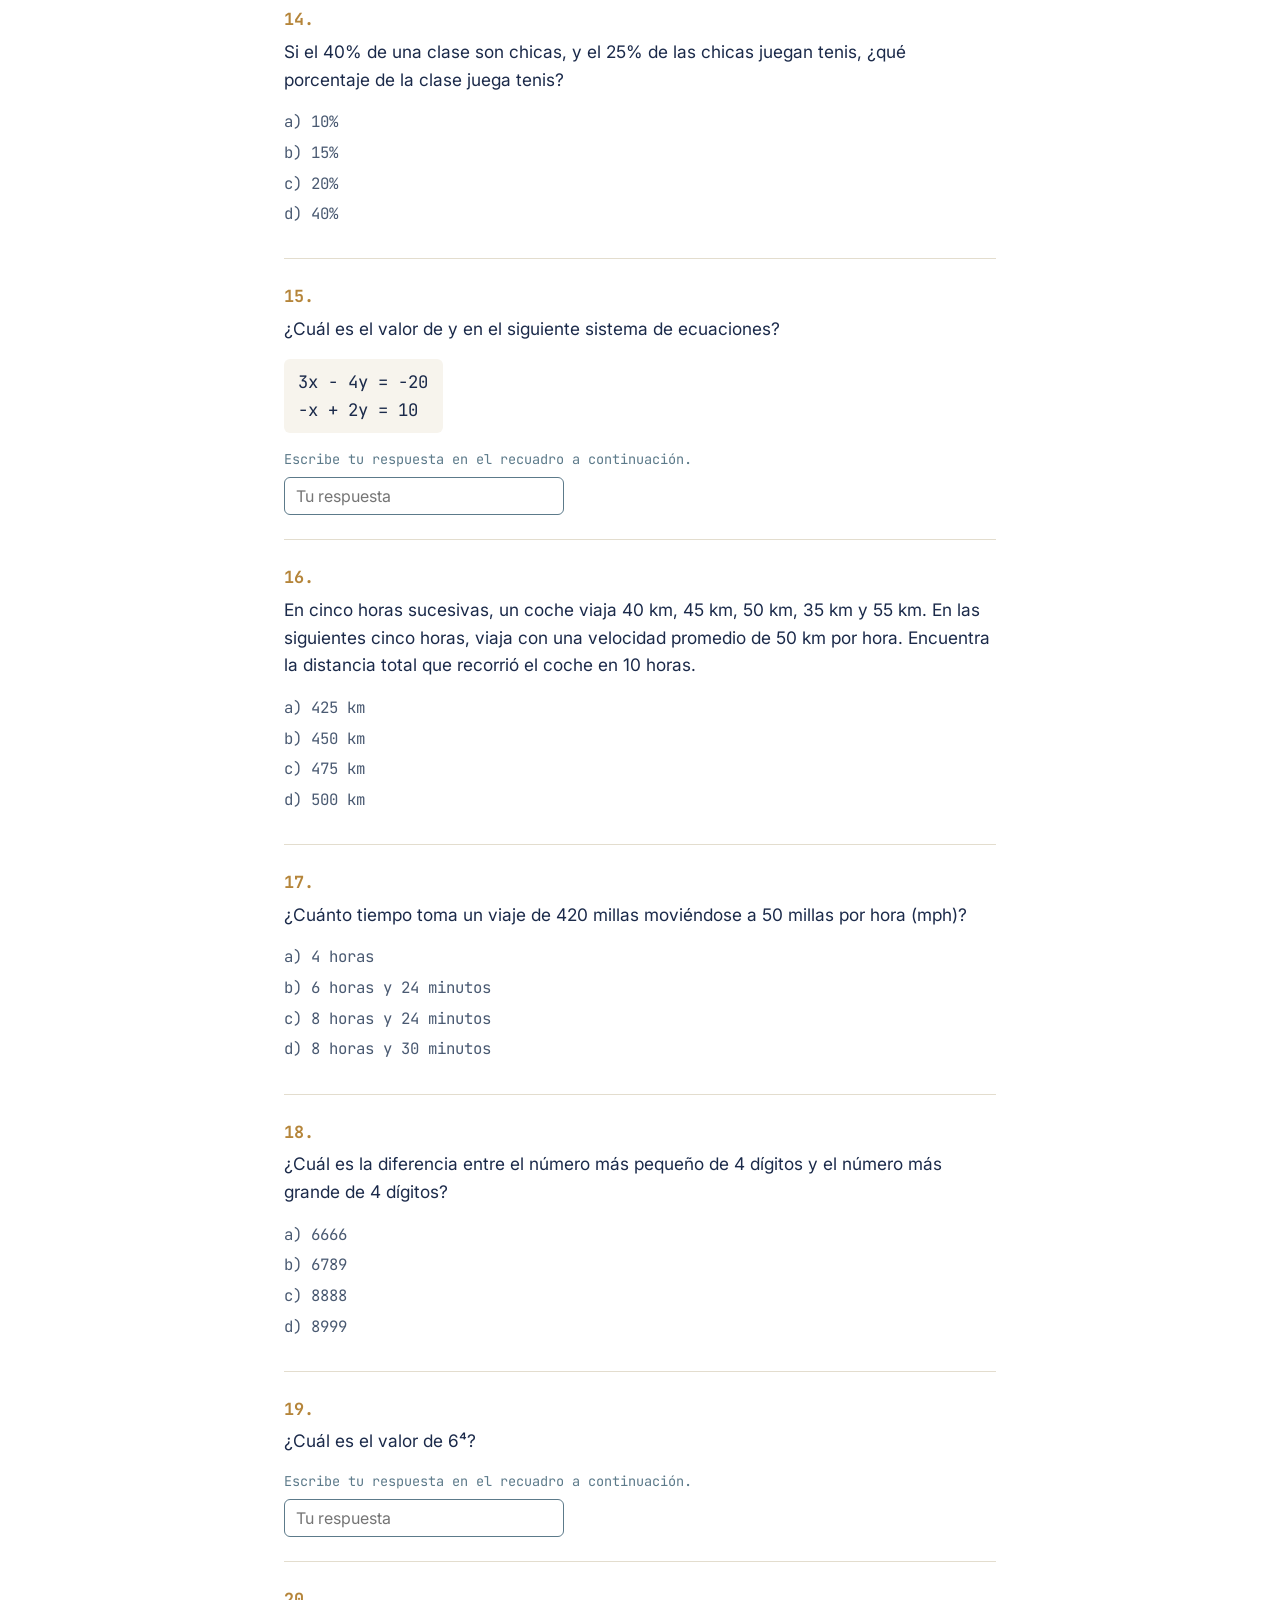
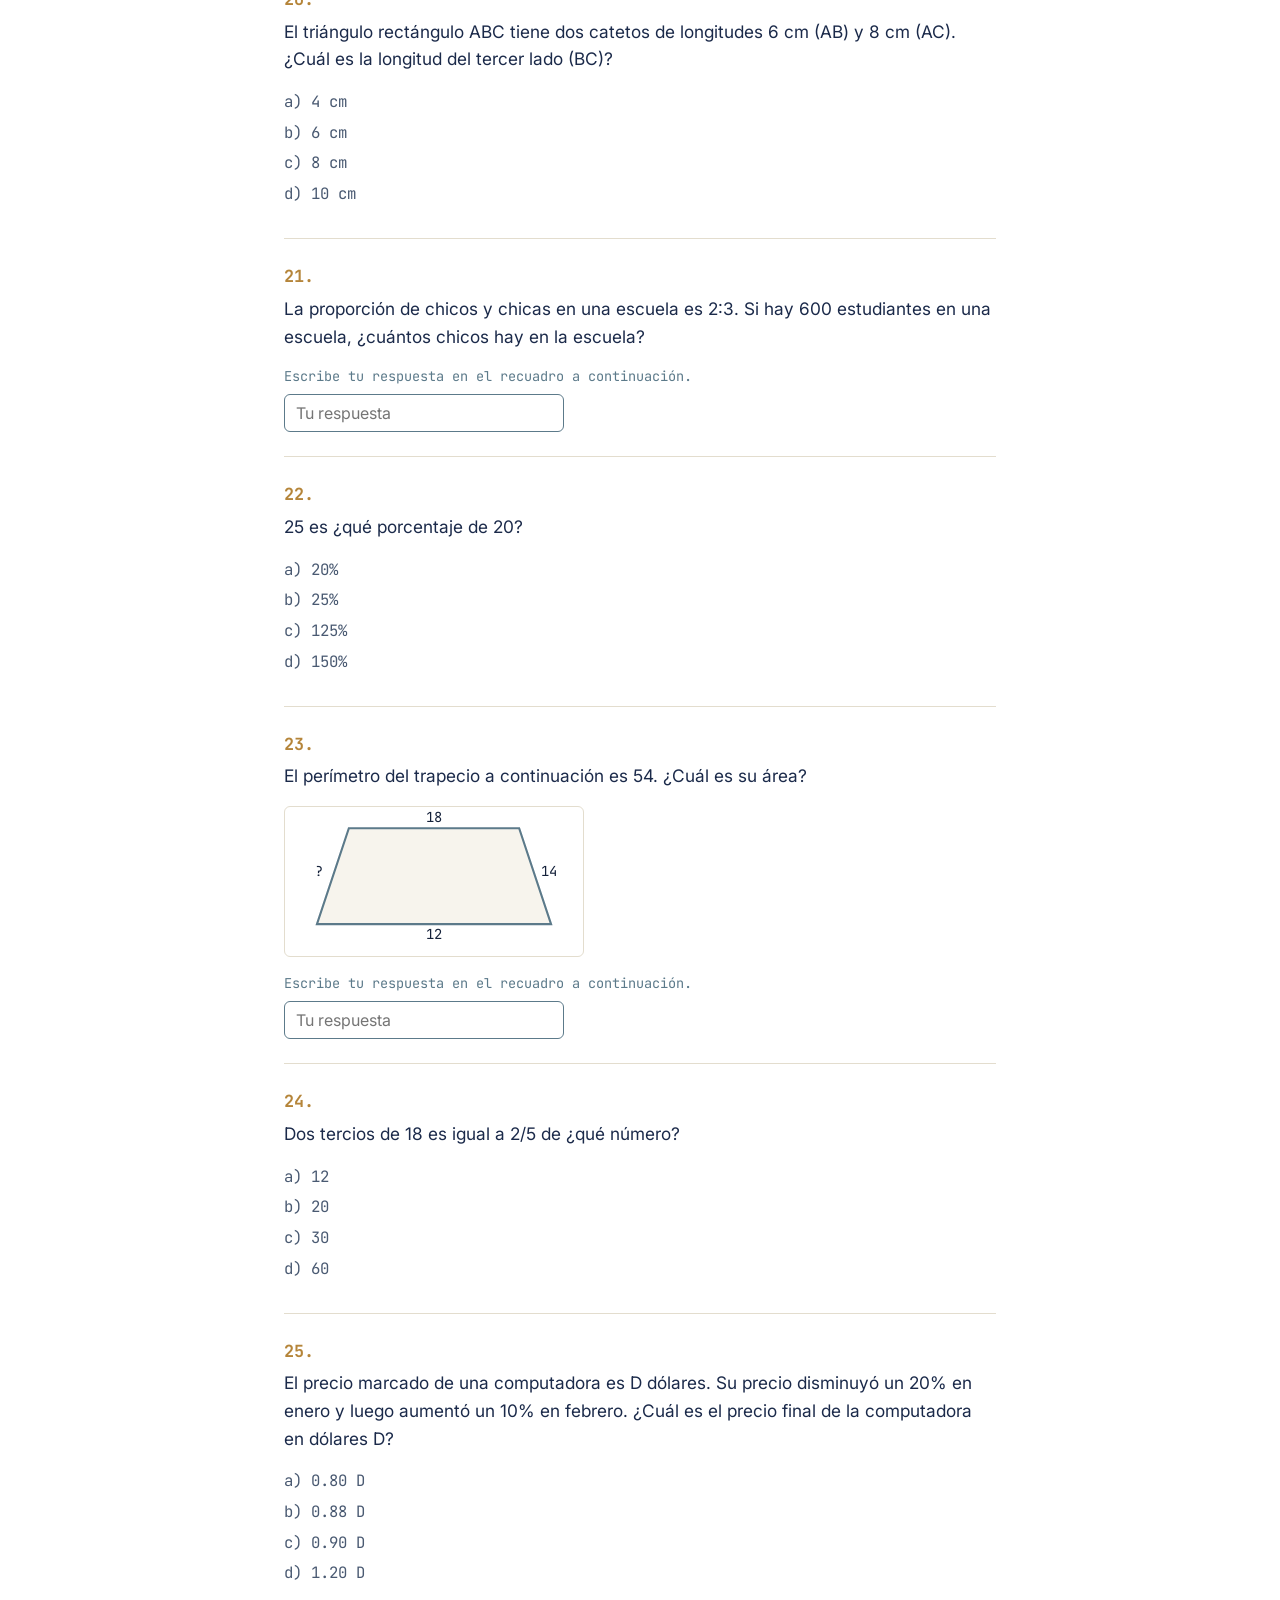
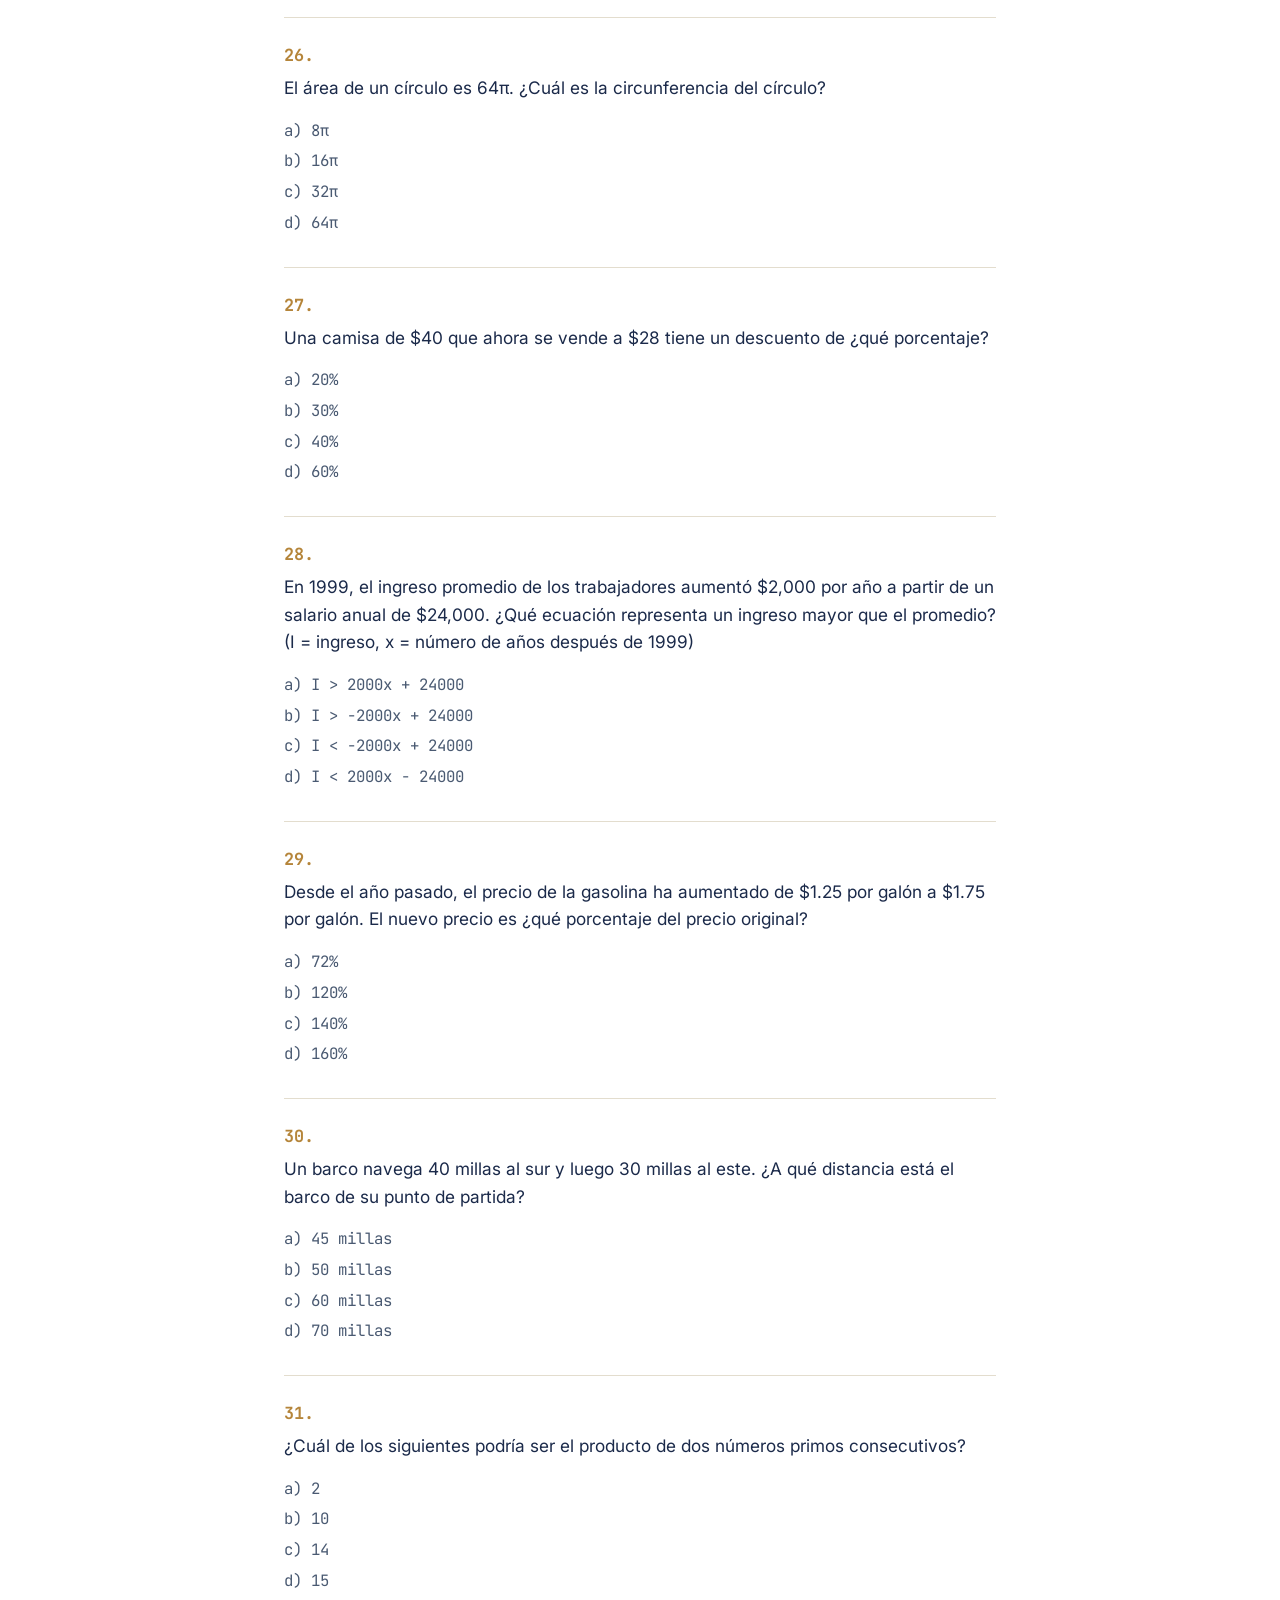
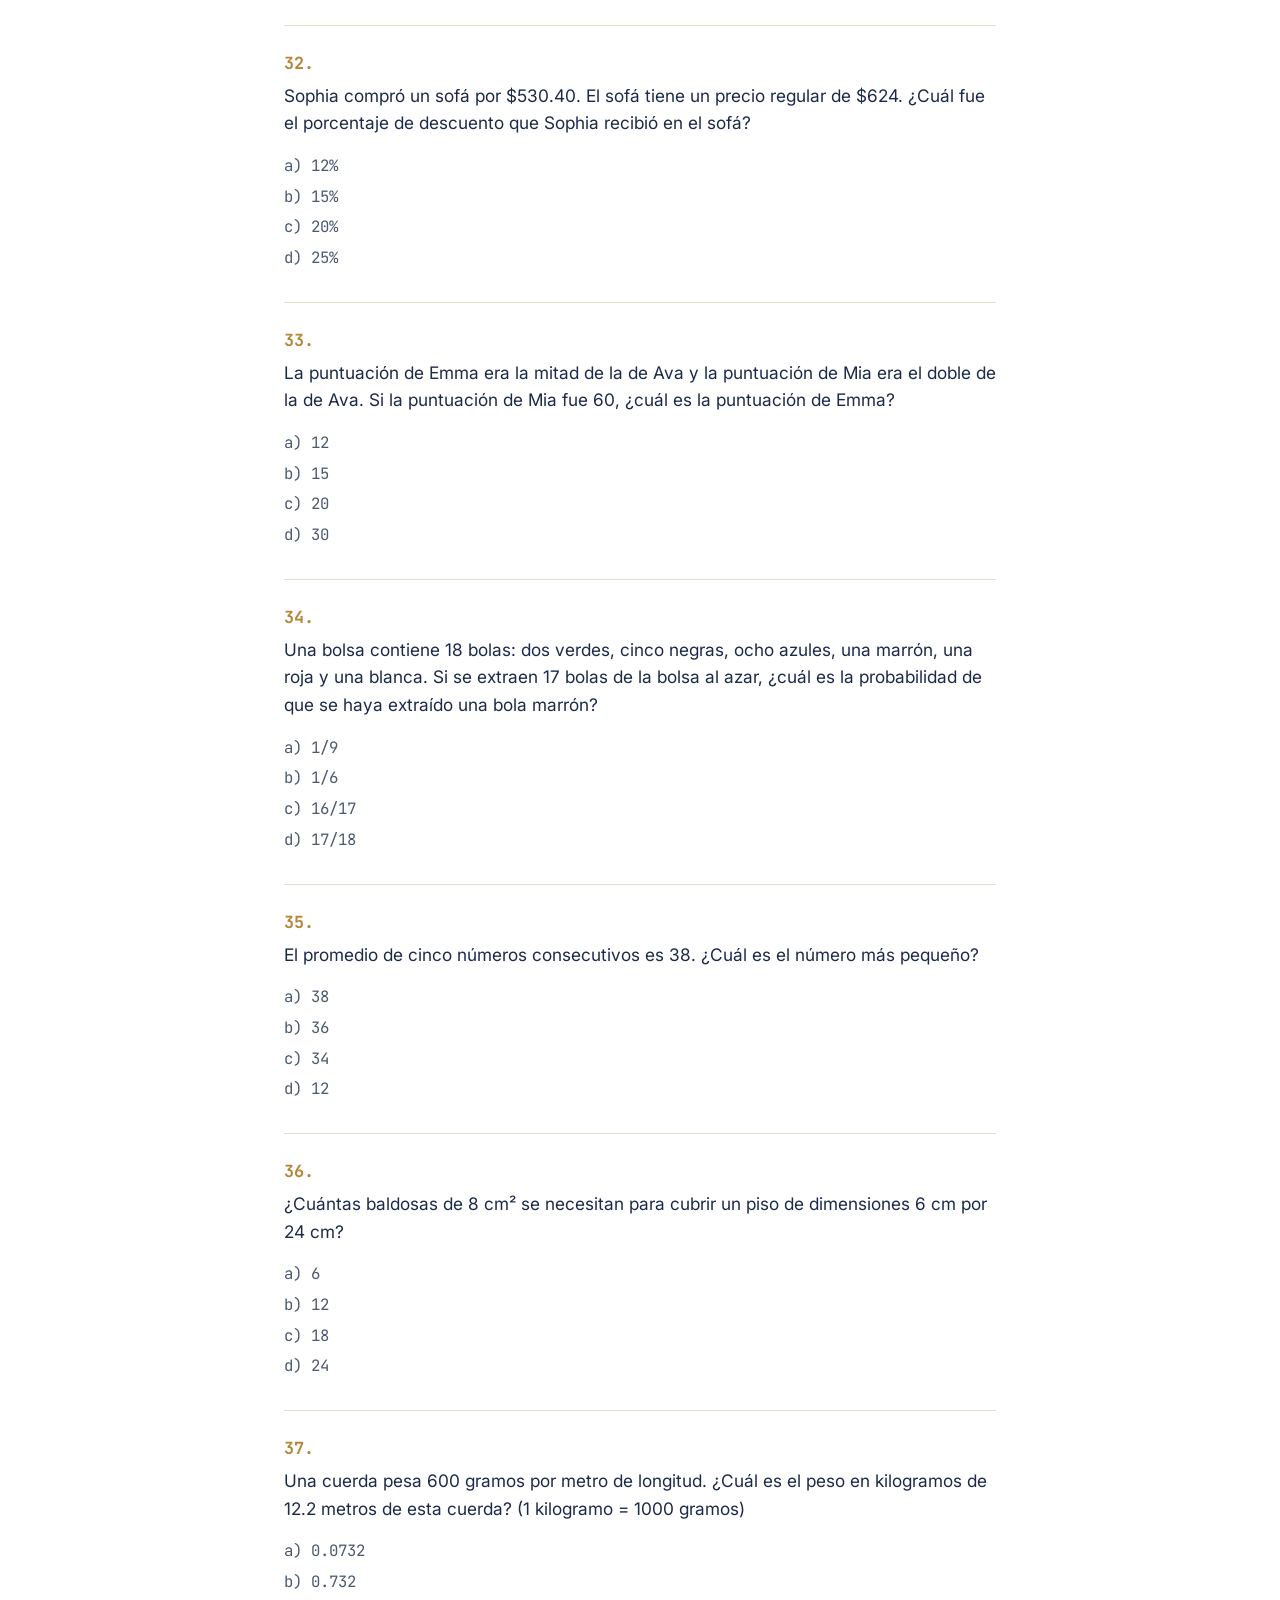
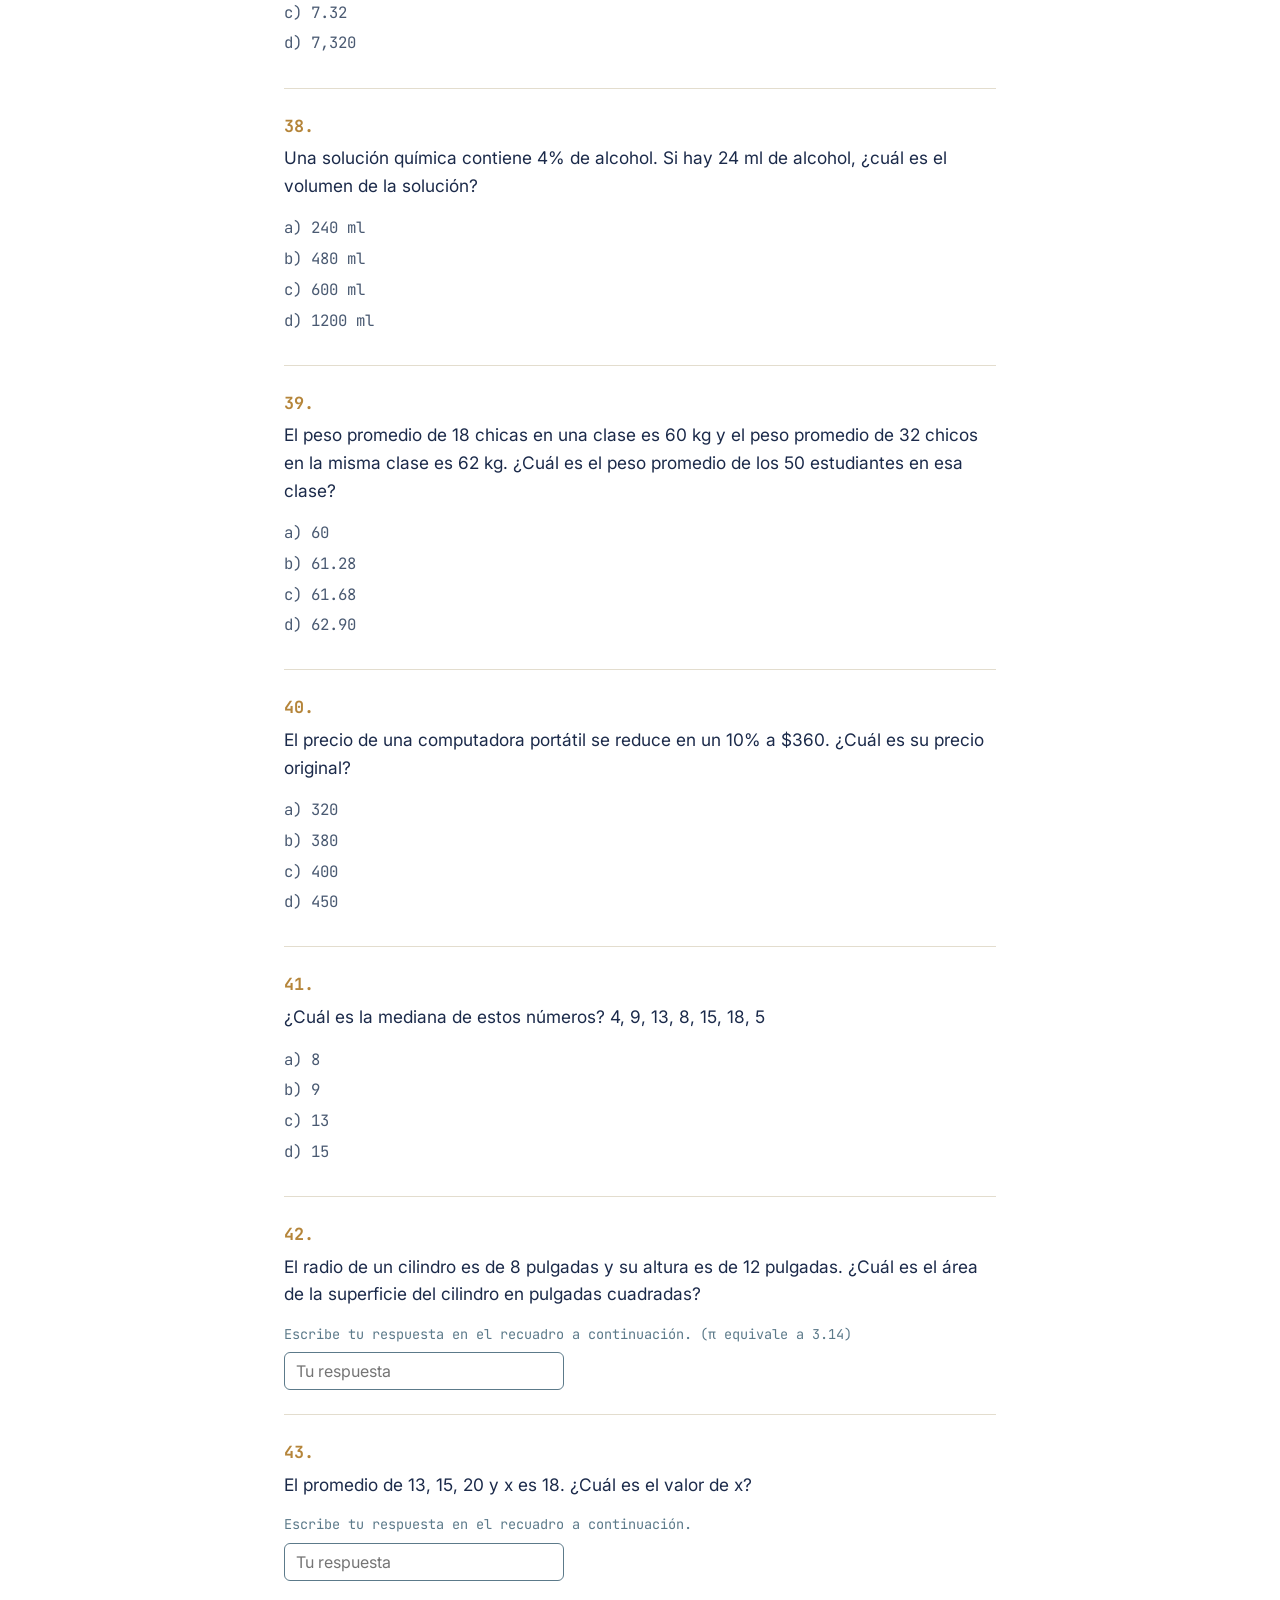
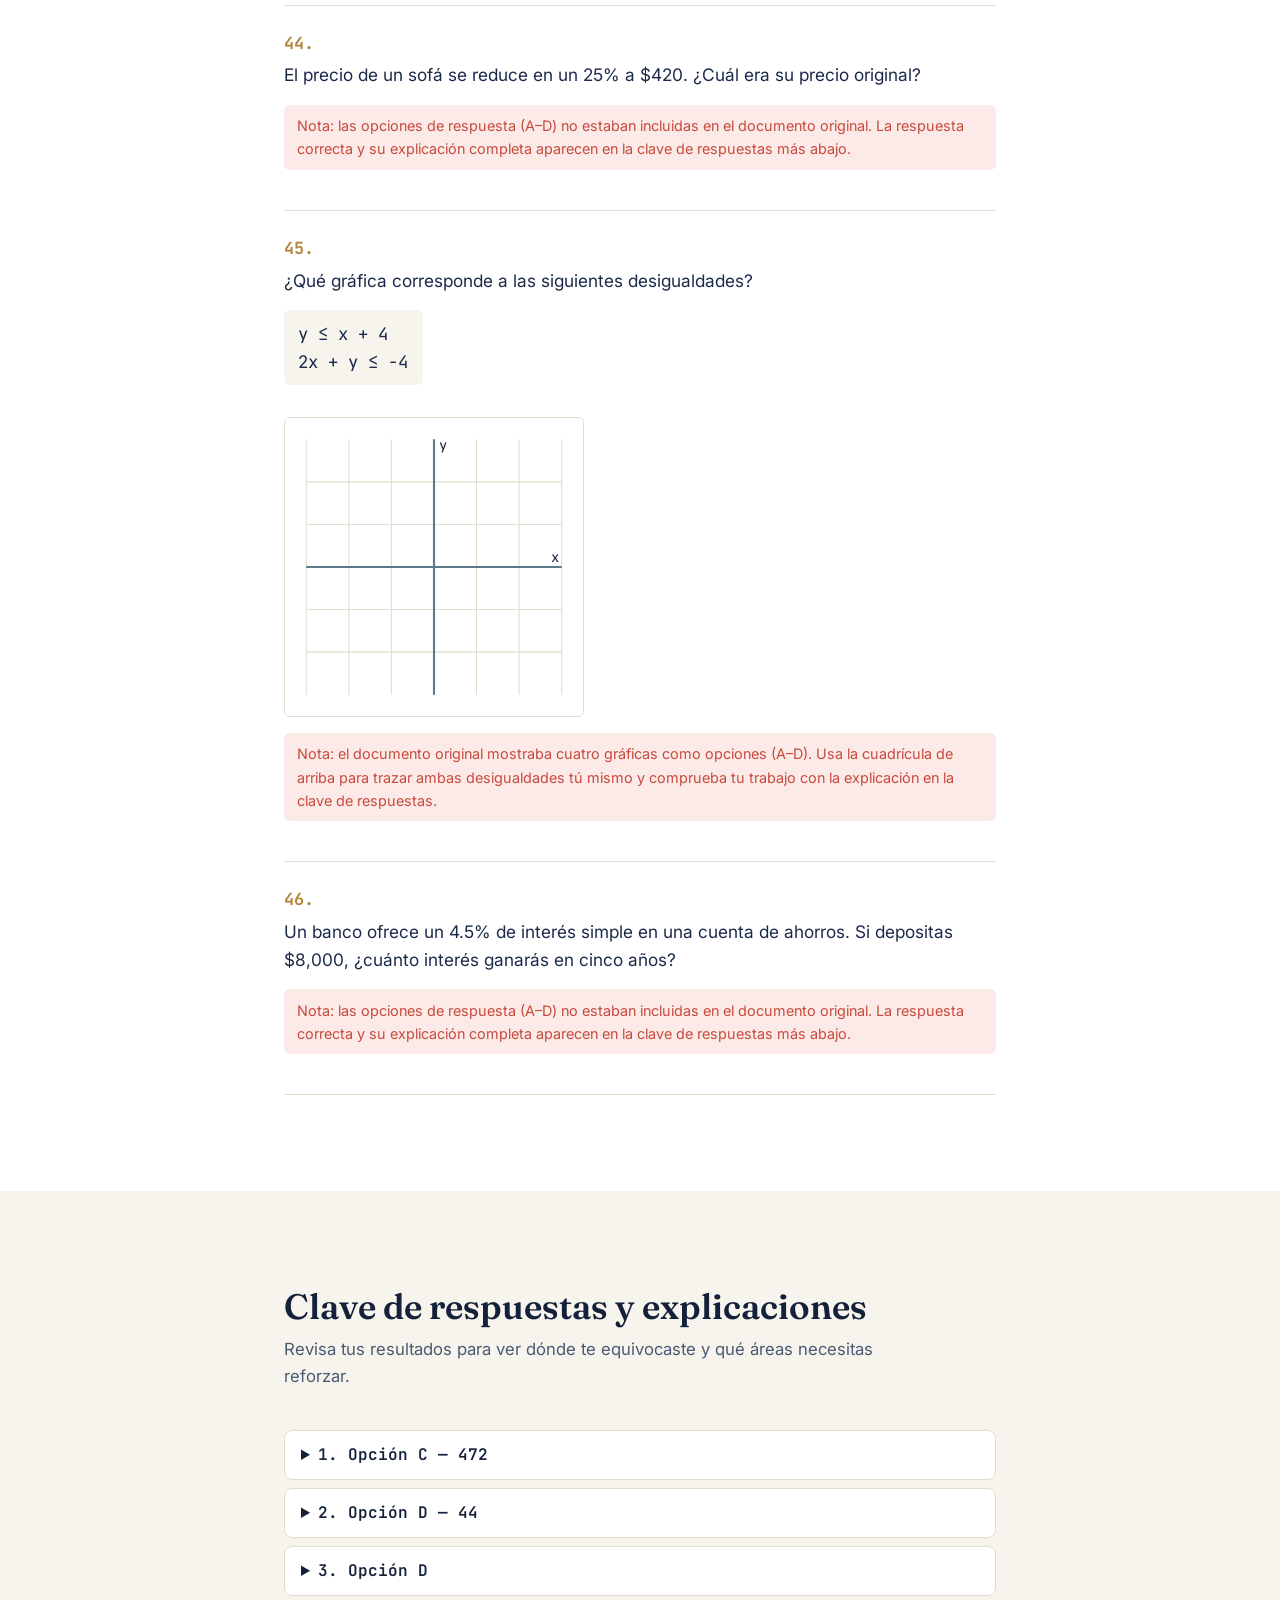
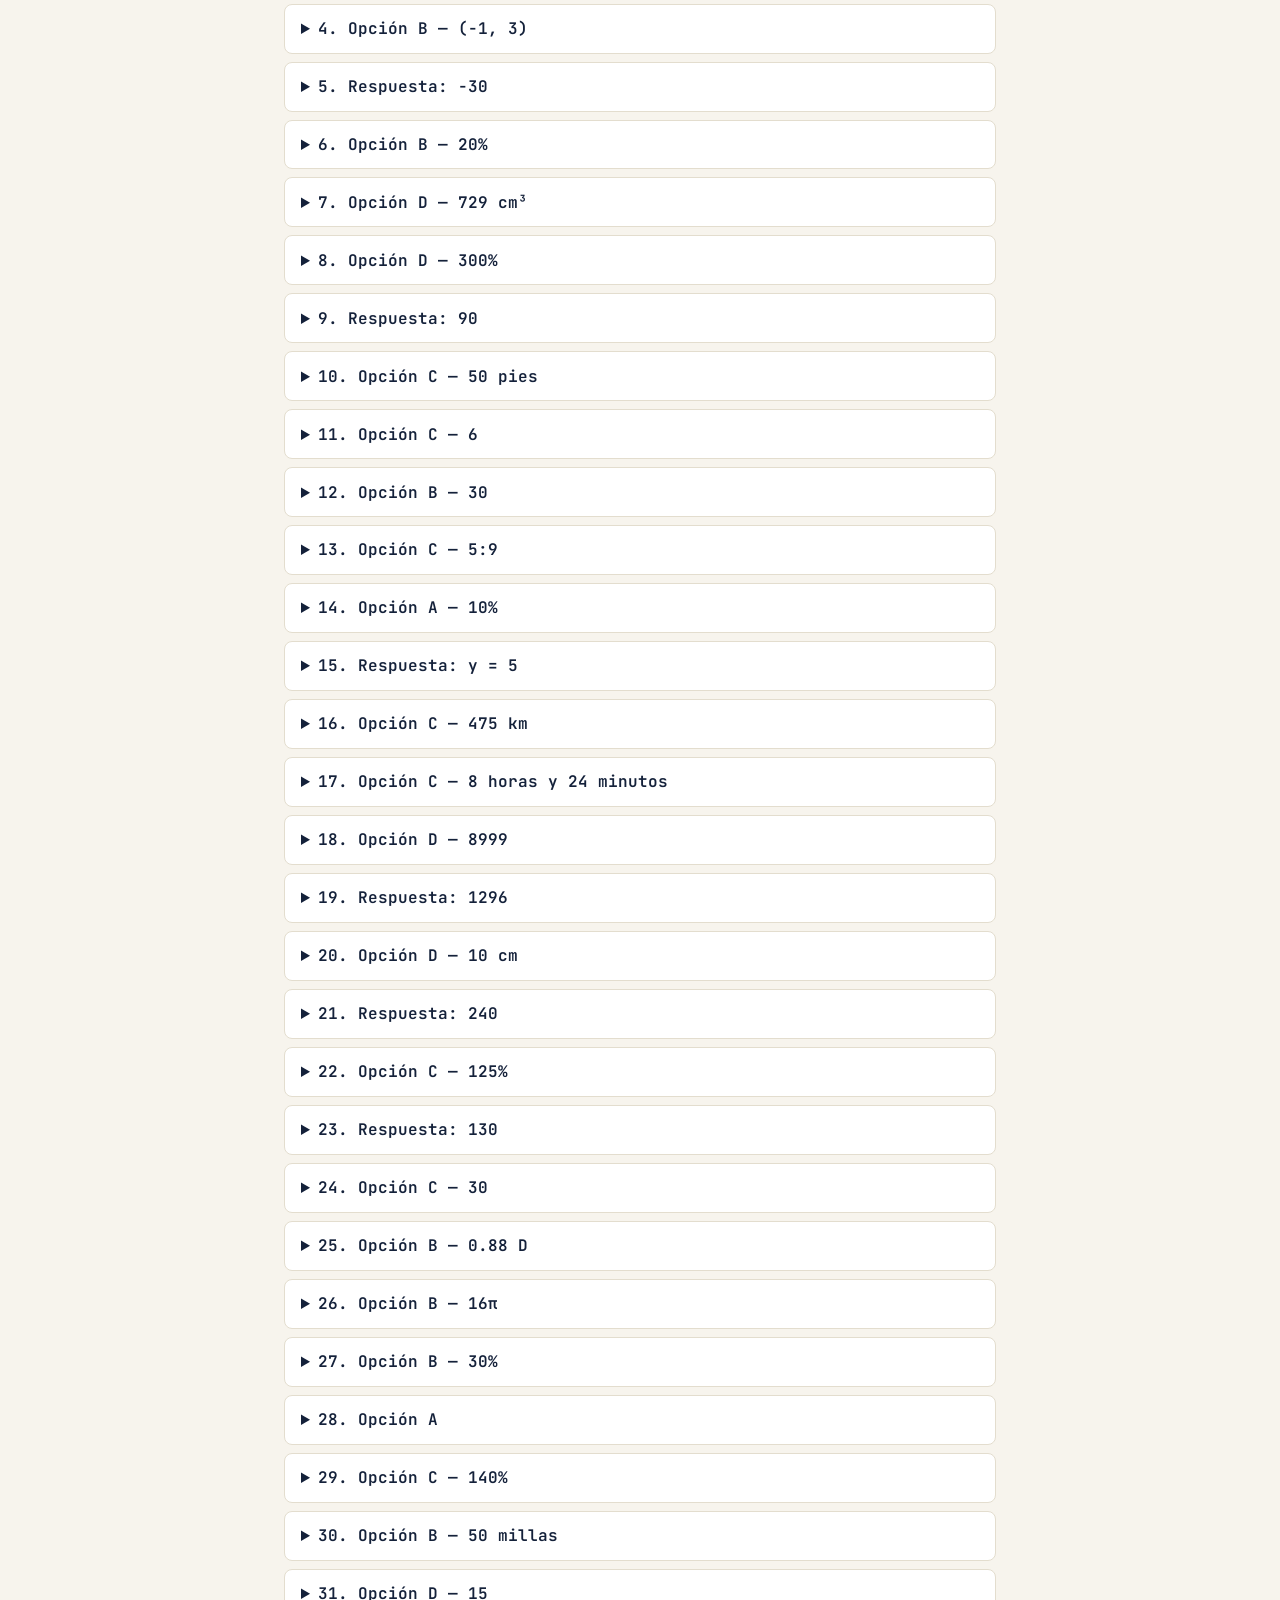
<file: examen-repaso-ged.html>
<!DOCTYPE html>
<html lang="es">
<head>
<meta charset="UTF-8">
<meta name="viewport" content="width=device-width, initial-scale=1.0">
<title>Examen de Repaso GED — Razonamiento Matemático | CSKLS 741</title>
<meta name="description" content="Examen completo de práctica de Razonamiento Matemático del GED, con clave de respuestas y explicaciones paso a paso. CSKLS 741, Santa Rosa Junior College.">
<link rel="preconnect" href="https://fonts.googleapis.com">
<link rel="preconnect" href="https://fonts.gstatic.com" crossorigin>
<link href="https://fonts.googleapis.com/css2?family=Fraunces:opsz,wght@9..144,400..700&family=Inter:wght@400;500;600;700&family=JetBrains+Mono:wght@400;500&display=swap" rel="stylesheet">
<link rel="stylesheet" href="styles.css">
<link rel="stylesheet" href="preguntas.css">
</head>
<body>

<a class="skip-link" href="#main">Saltar al contenido principal</a>

<header class="site-header">
  <div class="header-inner">
    <a href="index.html" class="brand">
      <span class="brand-mark" aria-hidden="true">∑</span>
      <span class="brand-text">CSKLS 741</span>
    </a>

    <nav class="main-nav" aria-label="Navegación principal">
      <button class="nav-toggle" aria-expanded="false" aria-controls="nav-list" id="navToggle">
        <span class="nav-toggle-bar"></span>
        <span class="nav-toggle-bar"></span>
        <span class="nav-toggle-bar"></span>
        <span class="visually-hidden">Menú</span>
      </button>
      <ul class="nav-list" id="nav-list">
        <li><a href="index.html#clase">Información de la Clase</a></li>
        <li><a href="index.html#weekly">Repasos Semanales</a></li>
        <li><a href="preguntas-ged.html">50 Preguntas GED</a></li>
        <li><a href="examen-repaso-ged.html"><strong>Examen de Repaso</strong></a></li>
        <li><a href="index.html#calendar">Calendario</a></li>
      </ul>
    </nav>
  </div>
</header>

<main id="main">

  <!-- ============ HERO ============ -->
  <section class="practice-hero">
    <div class="section-inner">
      <p class="eyebrow">Examen completo de práctica · Razonamiento Matemático</p>
      <h1>Examen de Repaso GED</h1>
      <p class="practice-lede">Un examen de práctica completo de Razonamiento Matemático, diseñado para simular la experiencia del día del examen real. Incluye dos partes — sin calculadora y con calculadora — y una clave de respuestas con explicaciones paso a paso.</p>
      <div class="practice-meta-row">
        <span class="tag">46 preguntas</span>
        <span class="tag">115 minutos</span>
        <a href="#respuestas" class="link-arrow">Ir a la clave de respuestas ↓</a>
      </div>
    </div>
  </section>

  <!-- ============ INSTRUCTIONS ============ -->
  <section class="section practice-section" style="padding-bottom: 1rem;">
    <div class="section-inner narrow">
      <div class="exam-info-box">
        <h2>Antes de comenzar</h2>
        <ul>
          <li>Necesitarás un lápiz y una calculadora para realizar el examen (la calculadora solo se permite en la Parte 2).</li>
          <li>Hay dos tipos de preguntas: de <strong>opción múltiple</strong> (elige la mejor respuesta entre 4) y de <strong>respuesta abierta</strong> (escribe tu respuesta directamente, sin opciones).</li>
          <li>Está bien adivinar — no se pierden puntos por responder incorrectamente.</li>
          <li>El examen real incluye una hoja de fórmulas geométricas y algebraicas, para que te enfoques en aplicar las fórmulas, no en memorizarlas.</li>
          <li>Al terminar, revisa la clave de respuestas para ver en qué áreas necesitas reforzar.</li>
        </ul>
        <div class="exam-parts-row">
          <div class="exam-part-card">
            <p class="exam-part-label">Parte 1</p>
            <p class="exam-part-detail">5 preguntas · Sin calculadora</p>
          </div>
          <div class="exam-part-card">
            <p class="exam-part-label">Parte 2</p>
            <p class="exam-part-detail">41 preguntas · Con calculadora</p>
          </div>
          <div class="exam-part-card">
            <p class="exam-part-label">Tiempo total</p>
            <p class="exam-part-detail">115 minutos</p>
          </div>
        </div>
      </div>
    </div>
  </section>

  <!-- ============ PARTE 1 — SIN CALCULADORA ============ -->
  <section class="section practice-section">
    <div class="section-inner narrow">
      <h2 class="part-heading">Parte 1 — Sin calculadora</h2>
      <p class="part-sub">5 preguntas. No puedes usar una calculadora en esta parte.</p>

      <article class="pq" id="p1">
        <p class="pq-num">1.</p>
        <p class="pq-text">11 yardas, 6 pies y 4 pulgadas equivalen a ¿cuántas pulgadas?</p>
        <ul class="pq-options">
          <li>a) 388</li><li>b) 468</li><li>c) 472</li><li>d) 476</li>
        </ul>
      </article>

      <article class="pq" id="p2">
        <p class="pq-num">2.</p>
        <p class="pq-text">5 menos que el doble de un número entero positivo es 83. ¿Cuál es el número entero?</p>
        <ul class="pq-options">
          <li>a) 39</li><li>b) 41</li><li>c) 42</li><li>d) 44</li>
        </ul>
      </article>

      <article class="pq" id="p3">
        <p class="pq-num">3.</p>
        <p class="pq-text">Una camisa que cuesta $200 tiene un descuento del 15%. Después de un mes, la camisa tiene otro descuento del 15%. ¿Cuál de las siguientes expresiones se puede usar para encontrar el precio de venta de la camisa?</p>
        <ul class="pq-options">
          <li>a) (200)(0.70)</li>
          <li>b) (200) − 200(0.30)</li>
          <li>c) (200)(0.15) − (200)(0.15)</li>
          <li>d) (200)(0.85)(0.85)</li>
        </ul>
      </article>

      <article class="pq" id="p4">
        <p class="pq-num">4.</p>
        <p class="pq-text">¿Cuál de los siguientes puntos se encuentra en la recta 2x + 4y = 10?</p>
        <ul class="pq-options">
          <li>a) (2, 1)</li><li>b) (−1, 3)</li><li>c) (−2, 2)</li><li>d) (2, 2)</li>
        </ul>
      </article>

      <article class="pq pq-open" id="p5">
        <p class="pq-num">5.</p>
        <p class="pq-text">5 + 8 × (−2) − [4 + 22 × 5] ÷ 6 = ?</p>
        <p class="pq-open-label">Escribe tu respuesta en el recuadro a continuación.</p>
        <input type="text" class="pq-input" aria-label="Respuesta para la pregunta 5" placeholder="Tu respuesta">
      </article>
    </div>
  </section>

  <!-- ============ PARTE 2 — CON CALCULADORA ============ -->
  <section class="section practice-section">
    <div class="section-inner narrow">
      <h2 class="part-heading">Parte 2 — Con calculadora</h2>
      <p class="part-sub">41 preguntas. Puedes usar una calculadora en esta sección.</p>

      <article class="pq" id="p6">
        <p class="pq-num">6.</p>
        <p class="pq-text">El precio de un coche era $20,000 en 2014, $16,000 en 2015 y $12,800 en 2016. ¿Cuál es la tasa de depreciación del precio del coche por año?</p>
        <ul class="pq-options">
          <li>a) 15%</li><li>b) 20%</li><li>c) 25%</li><li>d) 30%</li>
        </ul>
      </article>

      <article class="pq" id="p7">
        <p class="pq-num">7.</p>
        <p class="pq-text">El ancho de una caja es un tercio de su longitud. La altura de la caja es un tercio de su ancho. Si la longitud de la caja es 27 cm, ¿cuál es el volumen de la caja?</p>
        <ul class="pq-options">
          <li>a) 81 cm³</li><li>b) 162 cm³</li><li>c) 243 cm³</li><li>d) 729 cm³</li>
        </ul>
      </article>

      <article class="pq" id="p8">
        <p class="pq-num">8.</p>
        <p class="pq-text">Si el 60% de A es el 20% de B, entonces B es ¿qué porcentaje de A?</p>
        <ul class="pq-options">
          <li>a) 3%</li><li>b) 30%</li><li>c) 200%</li><li>d) 300%</li>
        </ul>
      </article>

      <article class="pq pq-open" id="p9">
        <p class="pq-num">9.</p>
        <p class="pq-text">¿Cuántas combinaciones de atuendos posibles hay con seis camisas, tres pantalones y cinco corbatas?</p>
        <p class="pq-open-label">Escribe tu respuesta en el recuadro a continuación.</p>
        <input type="text" class="pq-input" aria-label="Respuesta para la pregunta 9" placeholder="Tu respuesta">
      </article>

      <article class="pq" id="p10">
        <p class="pq-num">10.</p>
        <p class="pq-text">Una escalera se apoya contra una pared formando un ángulo de 60° entre el suelo y la escalera. Si la parte inferior de la escalera está a 30 pies de la pared, ¿cuánto mide la escalera?</p>
        <ul class="pq-options">
          <li>a) 30 pies</li><li>b) 40 pies</li><li>c) 50 pies</li><li>d) 60 pies</li>
        </ul>
      </article>

      <article class="pq" id="p11">
        <p class="pq-num">11.</p>
        <p class="pq-text">Cuando se resta un número de 24 y la diferencia se divide por ese número, el resultado es 3. ¿Cuál es el valor del número?</p>
        <ul class="pq-options">
          <li>a) 2</li><li>b) 4</li><li>c) 6</li><li>d) 12</li>
        </ul>
      </article>

      <article class="pq" id="p12">
        <p class="pq-num">12.</p>
        <p class="pq-text">Un ángulo es igual a una quinta parte de su suplemento. ¿Cuál es la medida de ese ángulo?</p>
        <ul class="pq-options">
          <li>a) 20</li><li>b) 30</li><li>c) 45</li><li>d) 60</li>
        </ul>
      </article>

      <article class="pq" id="p13">
        <p class="pq-num">13.</p>
        <p class="pq-text">John viajó 150 km en 6 horas y Alice viajó 180 km en 4 horas. ¿Cuál es la relación entre la velocidad promedio de John y la velocidad promedio de Alice?</p>
        <ul class="pq-options">
          <li>a) 3:2</li><li>b) 2:3</li><li>c) 5:9</li><li>d) 5:6</li>
        </ul>
      </article>

      <article class="pq" id="p14">
        <p class="pq-num">14.</p>
        <p class="pq-text">Si el 40% de una clase son chicas, y el 25% de las chicas juegan tenis, ¿qué porcentaje de la clase juega tenis?</p>
        <ul class="pq-options">
          <li>a) 10%</li><li>b) 15%</li><li>c) 20%</li><li>d) 40%</li>
        </ul>
      </article>

      <article class="pq pq-open" id="p15">
        <p class="pq-num">15.</p>
        <p class="pq-text">¿Cuál es el valor de y en el siguiente sistema de ecuaciones?</p>
        <p class="pq-text pq-eq">3x − 4y = −20<br>−x + 2y = 10</p>
        <p class="pq-open-label">Escribe tu respuesta en el recuadro a continuación.</p>
        <input type="text" class="pq-input" aria-label="Respuesta para la pregunta 15" placeholder="Tu respuesta">
      </article>

      <article class="pq" id="p16">
        <p class="pq-num">16.</p>
        <p class="pq-text">En cinco horas sucesivas, un coche viaja 40 km, 45 km, 50 km, 35 km y 55 km. En las siguientes cinco horas, viaja con una velocidad promedio de 50 km por hora. Encuentra la distancia total que recorrió el coche en 10 horas.</p>
        <ul class="pq-options">
          <li>a) 425 km</li><li>b) 450 km</li><li>c) 475 km</li><li>d) 500 km</li>
        </ul>
      </article>

      <article class="pq" id="p17">
        <p class="pq-num">17.</p>
        <p class="pq-text">¿Cuánto tiempo toma un viaje de 420 millas moviéndose a 50 millas por hora (mph)?</p>
        <ul class="pq-options">
          <li>a) 4 horas</li><li>b) 6 horas y 24 minutos</li><li>c) 8 horas y 24 minutos</li><li>d) 8 horas y 30 minutos</li>
        </ul>
      </article>

      <article class="pq" id="p18">
        <p class="pq-num">18.</p>
        <p class="pq-text">¿Cuál es la diferencia entre el número más pequeño de 4 dígitos y el número más grande de 4 dígitos?</p>
        <ul class="pq-options">
          <li>a) 6666</li><li>b) 6789</li><li>c) 8888</li><li>d) 8999</li>
        </ul>
      </article>

      <article class="pq pq-open" id="p19">
        <p class="pq-num">19.</p>
        <p class="pq-text">¿Cuál es el valor de 6⁴?</p>
        <p class="pq-open-label">Escribe tu respuesta en el recuadro a continuación.</p>
        <input type="text" class="pq-input" aria-label="Respuesta para la pregunta 19" placeholder="Tu respuesta">
      </article>

      <article class="pq" id="p20">
        <p class="pq-num">20.</p>
        <p class="pq-text">El triángulo rectángulo ABC tiene dos catetos de longitudes 6 cm (AB) y 8 cm (AC). ¿Cuál es la longitud del tercer lado (BC)?</p>
        <ul class="pq-options">
          <li>a) 4 cm</li><li>b) 6 cm</li><li>c) 8 cm</li><li>d) 10 cm</li>
        </ul>
      </article>

      <article class="pq pq-open" id="p21">
        <p class="pq-num">21.</p>
        <p class="pq-text">La proporción de chicos y chicas en una escuela es 2:3. Si hay 600 estudiantes en una escuela, ¿cuántos chicos hay en la escuela?</p>
        <p class="pq-open-label">Escribe tu respuesta en el recuadro a continuación.</p>
        <input type="text" class="pq-input" aria-label="Respuesta para la pregunta 21" placeholder="Tu respuesta">
      </article>

      <article class="pq" id="p22">
        <p class="pq-num">22.</p>
        <p class="pq-text">25 es ¿qué porcentaje de 20?</p>
        <ul class="pq-options">
          <li>a) 20%</li><li>b) 25%</li><li>c) 125%</li><li>d) 150%</li>
        </ul>
      </article>

      <article class="pq pq-open" id="p23">
        <p class="pq-num">23.</p>
        <p class="pq-text">El perímetro del trapecio a continuación es 54. ¿Cuál es su área?</p>
        <svg viewBox="0 0 280 140" role="img" aria-labelledby="trapTitle" class="pq-svg">
          <title id="trapTitle">Trapecio con base mayor 18, base menor 12, y un lado de 14</title>
          <polygon points="60,20 220,20 250,110 30,110" fill="#F7F4ED" stroke="#5C7A8A" stroke-width="2"/>
          <text x="140" y="14" text-anchor="middle" class="svg-label">18</text>
          <text x="248" y="65" text-anchor="middle" class="svg-label">14</text>
          <text x="140" y="124" text-anchor="middle" class="svg-label">12</text>
          <text x="32" y="65" text-anchor="middle" class="svg-label">?</text>
        </svg>
        <p class="pq-open-label">Escribe tu respuesta en el recuadro a continuación.</p>
        <input type="text" class="pq-input" aria-label="Respuesta para la pregunta 23" placeholder="Tu respuesta">
      </article>

      <article class="pq" id="p24">
        <p class="pq-num">24.</p>
        <p class="pq-text">Dos tercios de 18 es igual a 2/5 de ¿qué número?</p>
        <ul class="pq-options">
          <li>a) 12</li><li>b) 20</li><li>c) 30</li><li>d) 60</li>
        </ul>
      </article>

      <article class="pq" id="p25">
        <p class="pq-num">25.</p>
        <p class="pq-text">El precio marcado de una computadora es D dólares. Su precio disminuyó un 20% en enero y luego aumentó un 10% en febrero. ¿Cuál es el precio final de la computadora en dólares D?</p>
        <ul class="pq-options">
          <li>a) 0.80 D</li><li>b) 0.88 D</li><li>c) 0.90 D</li><li>d) 1.20 D</li>
        </ul>
      </article>

      <article class="pq" id="p26">
        <p class="pq-num">26.</p>
        <p class="pq-text">El área de un círculo es 64π. ¿Cuál es la circunferencia del círculo?</p>
        <ul class="pq-options">
          <li>a) 8π</li><li>b) 16π</li><li>c) 32π</li><li>d) 64π</li>
        </ul>
      </article>

      <article class="pq" id="p27">
        <p class="pq-num">27.</p>
        <p class="pq-text">Una camisa de $40 que ahora se vende a $28 tiene un descuento de ¿qué porcentaje?</p>
        <ul class="pq-options">
          <li>a) 20%</li><li>b) 30%</li><li>c) 40%</li><li>d) 60%</li>
        </ul>
      </article>

      <article class="pq" id="p28">
        <p class="pq-num">28.</p>
        <p class="pq-text">En 1999, el ingreso promedio de los trabajadores aumentó $2,000 por año a partir de un salario anual de $24,000. ¿Qué ecuación representa un ingreso mayor que el promedio? (I = ingreso, x = número de años después de 1999)</p>
        <ul class="pq-options">
          <li>a) I &gt; 2000x + 24000</li>
          <li>b) I &gt; −2000x + 24000</li>
          <li>c) I &lt; −2000x + 24000</li>
          <li>d) I &lt; 2000x − 24000</li>
        </ul>
      </article>

      <article class="pq" id="p29">
        <p class="pq-num">29.</p>
        <p class="pq-text">Desde el año pasado, el precio de la gasolina ha aumentado de $1.25 por galón a $1.75 por galón. El nuevo precio es ¿qué porcentaje del precio original?</p>
        <ul class="pq-options">
          <li>a) 72%</li><li>b) 120%</li><li>c) 140%</li><li>d) 160%</li>
        </ul>
      </article>

      <article class="pq" id="p30">
        <p class="pq-num">30.</p>
        <p class="pq-text">Un barco navega 40 millas al sur y luego 30 millas al este. ¿A qué distancia está el barco de su punto de partida?</p>
        <ul class="pq-options">
          <li>a) 45 millas</li><li>b) 50 millas</li><li>c) 60 millas</li><li>d) 70 millas</li>
        </ul>
      </article>

      <article class="pq" id="p31">
        <p class="pq-num">31.</p>
        <p class="pq-text">¿Cuál de los siguientes podría ser el producto de dos números primos consecutivos?</p>
        <ul class="pq-options">
          <li>a) 2</li><li>b) 10</li><li>c) 14</li><li>d) 15</li>
        </ul>
      </article>

      <article class="pq" id="p32">
        <p class="pq-num">32.</p>
        <p class="pq-text">Sophia compró un sofá por $530.40. El sofá tiene un precio regular de $624. ¿Cuál fue el porcentaje de descuento que Sophia recibió en el sofá?</p>
        <ul class="pq-options">
          <li>a) 12%</li><li>b) 15%</li><li>c) 20%</li><li>d) 25%</li>
        </ul>
      </article>

      <article class="pq" id="p33">
        <p class="pq-num">33.</p>
        <p class="pq-text">La puntuación de Emma era la mitad de la de Ava y la puntuación de Mia era el doble de la de Ava. Si la puntuación de Mia fue 60, ¿cuál es la puntuación de Emma?</p>
        <ul class="pq-options">
          <li>a) 12</li><li>b) 15</li><li>c) 20</li><li>d) 30</li>
        </ul>
      </article>

      <article class="pq" id="p34">
        <p class="pq-num">34.</p>
        <p class="pq-text">Una bolsa contiene 18 bolas: dos verdes, cinco negras, ocho azules, una marrón, una roja y una blanca. Si se extraen 17 bolas de la bolsa al azar, ¿cuál es la probabilidad de que se haya extraído una bola marrón?</p>
        <ul class="pq-options">
          <li>a) 1/9</li><li>b) 1/6</li><li>c) 16/17</li><li>d) 17/18</li>
        </ul>
      </article>

      <article class="pq" id="p35">
        <p class="pq-num">35.</p>
        <p class="pq-text">El promedio de cinco números consecutivos es 38. ¿Cuál es el número más pequeño?</p>
        <ul class="pq-options">
          <li>a) 38</li><li>b) 36</li><li>c) 34</li><li>d) 12</li>
        </ul>
      </article>

      <article class="pq" id="p36">
        <p class="pq-num">36.</p>
        <p class="pq-text">¿Cuántas baldosas de 8 cm² se necesitan para cubrir un piso de dimensiones 6 cm por 24 cm?</p>
        <ul class="pq-options">
          <li>a) 6</li><li>b) 12</li><li>c) 18</li><li>d) 24</li>
        </ul>
      </article>

      <article class="pq" id="p37">
        <p class="pq-num">37.</p>
        <p class="pq-text">Una cuerda pesa 600 gramos por metro de longitud. ¿Cuál es el peso en kilogramos de 12.2 metros de esta cuerda? (1 kilogramo = 1000 gramos)</p>
        <ul class="pq-options">
          <li>a) 0.0732</li><li>b) 0.732</li><li>c) 7.32</li><li>d) 7,320</li>
        </ul>
      </article>

      <article class="pq" id="p38">
        <p class="pq-num">38.</p>
        <p class="pq-text">Una solución química contiene 4% de alcohol. Si hay 24 ml de alcohol, ¿cuál es el volumen de la solución?</p>
        <ul class="pq-options">
          <li>a) 240 ml</li><li>b) 480 ml</li><li>c) 600 ml</li><li>d) 1200 ml</li>
        </ul>
      </article>

      <article class="pq" id="p39">
        <p class="pq-num">39.</p>
        <p class="pq-text">El peso promedio de 18 chicas en una clase es 60 kg y el peso promedio de 32 chicos en la misma clase es 62 kg. ¿Cuál es el peso promedio de los 50 estudiantes en esa clase?</p>
        <ul class="pq-options">
          <li>a) 60</li><li>b) 61.28</li><li>c) 61.68</li><li>d) 62.90</li>
        </ul>
      </article>

      <article class="pq" id="p40">
        <p class="pq-num">40.</p>
        <p class="pq-text">El precio de una computadora portátil se reduce en un 10% a $360. ¿Cuál es su precio original?</p>
        <ul class="pq-options">
          <li>a) 320</li><li>b) 380</li><li>c) 400</li><li>d) 450</li>
        </ul>
      </article>

      <article class="pq" id="p41">
        <p class="pq-num">41.</p>
        <p class="pq-text">¿Cuál es la mediana de estos números? 4, 9, 13, 8, 15, 18, 5</p>
        <ul class="pq-options">
          <li>a) 8</li><li>b) 9</li><li>c) 13</li><li>d) 15</li>
        </ul>
      </article>

      <article class="pq pq-open" id="p42">
        <p class="pq-num">42.</p>
        <p class="pq-text">El radio de un cilindro es de 8 pulgadas y su altura es de 12 pulgadas. ¿Cuál es el área de la superficie del cilindro en pulgadas cuadradas?</p>
        <p class="pq-open-label">Escribe tu respuesta en el recuadro a continuación. (π equivale a 3.14)</p>
        <input type="text" class="pq-input" aria-label="Respuesta para la pregunta 42" placeholder="Tu respuesta">
      </article>

      <article class="pq pq-open" id="p43">
        <p class="pq-num">43.</p>
        <p class="pq-text">El promedio de 13, 15, 20 y x es 18. ¿Cuál es el valor de x?</p>
        <p class="pq-open-label">Escribe tu respuesta en el recuadro a continuación.</p>
        <input type="text" class="pq-input" aria-label="Respuesta para la pregunta 43" placeholder="Tu respuesta">
      </article>

      <article class="pq" id="p44">
        <p class="pq-num">44.</p>
        <p class="pq-text">El precio de un sofá se reduce en un 25% a $420. ¿Cuál era su precio original?</p>
        <p class="pq-missing-note">Nota: las opciones de respuesta (A–D) no estaban incluidas en el documento original. La respuesta correcta y su explicación completa aparecen en la clave de respuestas más abajo.</p>
      </article>

      <article class="pq" id="p45">
        <p class="pq-num">45.</p>
        <p class="pq-text">¿Qué gráfica corresponde a las siguientes desigualdades?</p>
        <p class="pq-text pq-eq">y ≤ x + 4<br>2x + y ≤ −4</p>
        <svg viewBox="0 0 280 280" role="img" aria-labelledby="ineqTitle" class="pq-svg">
          <title id="ineqTitle">Plano cartesiano vacío para graficar las desigualdades y ≤ x + 4 y 2x + y ≤ -4</title>
          <rect x="0" y="0" width="280" height="280" fill="white"/>
          <line x1="20" y1="20" x2="20" y2="260" stroke="#E3DDCE" stroke-width="1"/>
          <line x1="60" y1="20" x2="60" y2="260" stroke="#E3DDCE" stroke-width="1"/>
          <line x1="100" y1="20" x2="100" y2="260" stroke="#E3DDCE" stroke-width="1"/>
          <line x1="180" y1="20" x2="180" y2="260" stroke="#E3DDCE" stroke-width="1"/>
          <line x1="220" y1="20" x2="220" y2="260" stroke="#E3DDCE" stroke-width="1"/>
          <line x1="260" y1="20" x2="260" y2="260" stroke="#E3DDCE" stroke-width="1"/>
          <line x1="20" y1="60" x2="260" y2="60" stroke="#E3DDCE" stroke-width="1"/>
          <line x1="20" y1="100" x2="260" y2="100" stroke="#E3DDCE" stroke-width="1"/>
          <line x1="20" y1="180" x2="260" y2="180" stroke="#E3DDCE" stroke-width="1"/>
          <line x1="20" y1="220" x2="260" y2="220" stroke="#E3DDCE" stroke-width="1"/>
          <line x1="20" y1="140" x2="260" y2="140" stroke="#5C7A8A" stroke-width="2"/>
          <line x1="140" y1="20" x2="140" y2="260" stroke="#5C7A8A" stroke-width="2"/>
          <text x="250" y="135" class="svg-label">x</text>
          <text x="145" y="30" class="svg-label">y</text>
        </svg>
        <p class="pq-missing-note">Nota: el documento original mostraba cuatro gráficas como opciones (A–D). Usa la cuadrícula de arriba para trazar ambas desigualdades tú mismo y comprueba tu trabajo con la explicación en la clave de respuestas.</p>
      </article>

      <article class="pq" id="p46">
        <p class="pq-num">46.</p>
        <p class="pq-text">Un banco ofrece un 4.5% de interés simple en una cuenta de ahorros. Si depositas $8,000, ¿cuánto interés ganarás en cinco años?</p>
        <p class="pq-missing-note">Nota: las opciones de respuesta (A–D) no estaban incluidas en el documento original. La respuesta correcta y su explicación completa aparecen en la clave de respuestas más abajo.</p>
      </article>

    </div>
  </section>

  <!-- ============ ANSWER KEY ============ -->
  <section class="section answer-section" id="respuestas">
    <div class="section-inner narrow">
      <div class="section-head">
        <h2>Clave de respuestas y explicaciones</h2>
        <p class="section-sub">Revisa tus resultados para ver dónde te equivocaste y qué áreas necesitas reforzar.</p>
      </div>

      <div class="answer-list">
        <details class="answer-item"><summary>1. Opción C — 472</summary><p>11×36 + 6×12 + 4 = 472 pulgadas.</p></details>
        <details class="answer-item"><summary>2. Opción D — 44</summary><p>2x − 5 = 83 → 2x = 88 → x = 44.</p></details>
        <details class="answer-item"><summary>3. Opción D</summary><p>Cada descuento del 15% se aplica multiplicando por 0.85. El primer descuento: (200)(0.85) = 170. El segundo descuento del 15% se aplica de nuevo sobre ese resultado: (200)(0.85)(0.85).</p></details>
        <details class="answer-item"><summary>4. Opción B — (−1, 3)</summary><p>Sustituyendo cada punto en 2x+4y=10: solo (−1, 3) da 2(−1)+4(3) = 10.</p></details>
        <details class="answer-item"><summary>5. Respuesta: −30</summary><p>Sigue el orden de operaciones (PEMDAS): primero dentro del corchete, 4 + (22×5) = 4 + 110 = 114. Luego 114 ÷ 6 = 19. Finalmente: 5 + 8×(−2) − 19 = 5 − 16 − 19 = −30.</p></details>
        <details class="answer-item"><summary>6. Opción B — 20%</summary><p>De 2014 a 2015: (20000−16000)/20000 = 20%. De 2015 a 2016: (16000−12800)/16000 = 20%.</p></details>
        <details class="answer-item"><summary>7. Opción D — 729 cm³</summary><p>Ancho = 27÷3 = 9. Altura = 9÷3 = 3. Volumen = 27×9×3 = 729 cm³.</p></details>
        <details class="answer-item"><summary>8. Opción D — 300%</summary><p>0.60A = 0.20B → B = (0.60/0.20)A = 3A, es decir, el 300% de A.</p></details>
        <details class="answer-item"><summary>9. Respuesta: 90</summary><p>6 × 3 × 5 = 90 combinaciones posibles.</p></details>
        <details class="answer-item"><summary>10. Opción C — 50 pies</summary><p>En un triángulo 30°-60°-90°, el lado opuesto al ángulo de 30° es la mitad de la hipotenusa. Con el lado de 30 pies como el cateto opuesto a 30°, la hipotenusa (la escalera) mide 50 pies.</p></details>
        <details class="answer-item"><summary>11. Opción C — 6</summary><p>(24−x)÷x = 3 → 24−x = 3x → 24 = 4x → x = 6.</p></details>
        <details class="answer-item"><summary>12. Opción B — 30</summary><p>Ángulos suplementarios suman 180°. Si x + 5x = 180, entonces 6x = 180, x = 30.</p></details>
        <details class="answer-item"><summary>13. Opción C — 5:9</summary><p>Velocidad de John: 150÷6 = 25 km/h. Velocidad de Alice: 180÷4 = 45 km/h. La razón 25:45 se simplifica a 5:9.</p></details>
        <details class="answer-item"><summary>14. Opción A — 10%</summary><p>40% × 25% = 0.40 × 0.25 = 0.10 = 10%.</p></details>
        <details class="answer-item"><summary>15. Respuesta: y = 5</summary><p>Usando eliminación: multiplica −x+2y=10 por 3 → −3x+6y=30. Suma a 3x−4y=−20 → 2y=10 → y=5.</p></details>
        <details class="answer-item"><summary>16. Opción C — 475 km</summary><p>Primeras 5 horas: 40+45+50+35+55 = 225 km. Siguientes 5 horas: 50×5 = 250 km. Total: 225+250 = 475 km.</p></details>
        <details class="answer-item"><summary>17. Opción C — 8 horas y 24 minutos</summary><p>420÷50 = 8.4 horas. La parte decimal: 0.4×60 = 24 minutos.</p></details>
        <details class="answer-item"><summary>18. Opción D — 8999</summary><p>El número más pequeño de 4 dígitos es 1000; el más grande es 9999. La diferencia es 8999.</p></details>
        <details class="answer-item"><summary>19. Respuesta: 1296</summary><p>6⁴ = 6×6×6×6 = 1296.</p></details>
        <details class="answer-item"><summary>20. Opción D — 10 cm</summary><p>Por el Teorema de Pitágoras: 6²+8² = c² → 36+64 = 100 → c = 10.</p></details>
        <details class="answer-item"><summary>21. Respuesta: 240</summary><p>La razón 2:3 significa 2 de cada 5 estudiantes son chicos. 600÷5 = 120, y 120×2 = 240 chicos.</p></details>
        <details class="answer-item"><summary>22. Opción C — 125%</summary><p>25 = (porcentaje/100)×20 → porcentaje = 2500/20 = 125%.</p></details>
        <details class="answer-item"><summary>23. Respuesta: 130</summary><p>El lado faltante (altura) = 54 − 18 − 12 − 14 = 10. Área del trapecio = ½ × h × (b1+b2) = ½ × 10 × (12+14) = 130.</p></details>
        <details class="answer-item"><summary>24. Opción C — 30</summary><p>(2/3)×18 = (2/5)×x → 12 = (2/5)x → x = 30.</p></details>
        <details class="answer-item"><summary>25. Opción B — 0.88 D</summary><p>Disminución del 20%: D×0.80 = 0.80D. Aumento del 10% sobre ese valor: 0.80D×1.10 = 0.88D.</p></details>
        <details class="answer-item"><summary>26. Opción B — 16π</summary><p>Área = πr² → 64π = πr² → r² = 64 → r = 8. Circunferencia = 2πr = 2π(8) = 16π.</p></details>
        <details class="answer-item"><summary>27. Opción B — 30%</summary><p>(28−40)/40 × 100% = −30%, es decir, un descuento del 30%.</p></details>
        <details class="answer-item"><summary>28. Opción A</summary><p>El ingreso después de x años es 2000x + 24000. Un ingreso mayor que el promedio se expresa como I &gt; 2000x + 24000.</p></details>
        <details class="answer-item"><summary>29. Opción C — 140%</summary><p>1.75 es ¿qué porcentaje de 1.25? 1.75 = (porcentaje/100)×1.25 → porcentaje = 140%.</p></details>
        <details class="answer-item"><summary>30. Opción B — 50 millas</summary><p>Por el Teorema de Pitágoras: 40²+30² = c² → 1600+900 = 2500 → c = 50 millas.</p></details>
        <details class="answer-item"><summary>31. Opción D — 15</summary><p>Números primos consecutivos: 3 y 5. Su producto: 3×5 = 15.</p></details>
        <details class="answer-item"><summary>32. Opción B — 15%</summary><p>530.40 es ¿qué porcentaje de 624? 530.40/624 = 0.85 = 85%. El descuento es 100%−85% = 15%.</p></details>
        <details class="answer-item"><summary>33. Opción B — 15</summary><p>Si Mia = 60, entonces Ava = 30 (la mitad de Mia). Emma es la mitad de Ava: 15.</p></details>
        <details class="answer-item"><summary>34. Opción D — 17/18</summary><p>Después de extraer 17 de 18 bolas, queda 1. La probabilidad de no haber sacado la bola marrón en ningún momento es 17/18.</p></details>
        <details class="answer-item"><summary>35. Opción B — 36</summary><p>Si x es el número más pequeño: 38 = [x+(x+1)+(x+2)+(x+3)+(x+4)]/5 → 190 = 5x+10 → x = 36.</p></details>
        <details class="answer-item"><summary>36. Opción C — 18</summary><p>Área del piso: 6×24 = 144 cm². Baldosas necesarias: 144÷8 = 18.</p></details>
        <details class="answer-item"><summary>37. Opción C — 7.32 kg</summary><p>12.2×600 = 7320 gramos. 7320÷1000 = 7.32 kg.</p></details>
        <details class="answer-item"><summary>38. Opción C — 600 ml</summary><p>4% de x = 24 ml → 0.04x = 24 → x = 600 ml.</p></details>
        <details class="answer-item"><summary>39. Opción B — 61.28</summary><p>Peso total de chicas: 18×60 = 1080 kg. Peso total de chicos: 32×62 = 1984 kg. Total: 3064 kg ÷ 50 estudiantes = 61.28 kg.</p></details>
        <details class="answer-item"><summary>40. Opción C — 400</summary><p>90% de x = 360 → x = 360÷0.90 = 400.</p></details>
        <details class="answer-item"><summary>41. Opción B — 9</summary><p>Ordenando: 4, 5, 8, 9, 13, 15, 18. El número del medio es 9.</p></details>
        <details class="answer-item"><summary>42. Respuesta: 1004.8 pulgadas²</summary><p>Área de superficie de un cilindro = 2πr(r+h) = 2(3.14)(8)(8+12) = 2(3.14)(8)(20) = 1004.8.</p></details>
        <details class="answer-item"><summary>43. Respuesta: 24</summary><p>18 = (13+15+20+x)/4 → 72 = 48+x → x = 24.</p></details>
        <details class="answer-item"><summary>44. Respuesta: $560 (precio original)</summary><p>75% de x = 420 → x = 420÷0.75 = 560.</p></details>
        <details class="answer-item"><summary>45. Cómo verificar tu gráfica</summary><p>Para cada región candidata, elige un punto y compruébalo en ambas desigualdades. Por ejemplo, el punto (−4, −4): −4 ≤ −4+4 → −4 ≤ 0 ✓, y 2(−4)+(−4) ≤ −4 → −12 ≤ −4 ✓. Ese punto satisface ambas desigualdades, así que su región es la solución correcta.</p></details>
        <details class="answer-item"><summary>46. Respuesta: $1,800 de interés</summary><p>Usa la fórmula de interés simple I = prt: I = (8000)(0.045)(5) = 1800.</p></details>
      </div>

      <p class="back-link"><a href="index.html">← Volver a la página principal</a></p>
    </div>
  </section>

</main>

<footer class="site-footer">
  <div class="footer-inner">
    <p>&copy; 2025 CSKLS 741 · Santa Rosa Junior College</p>
    <p class="footer-note">¿Encontraste un error en una pregunta? <a href="index.html#clase">Avísale al instructor</a>.</p>
  </div>
</footer>

<script src="script.js"></script>
</body>
</html>
</file>
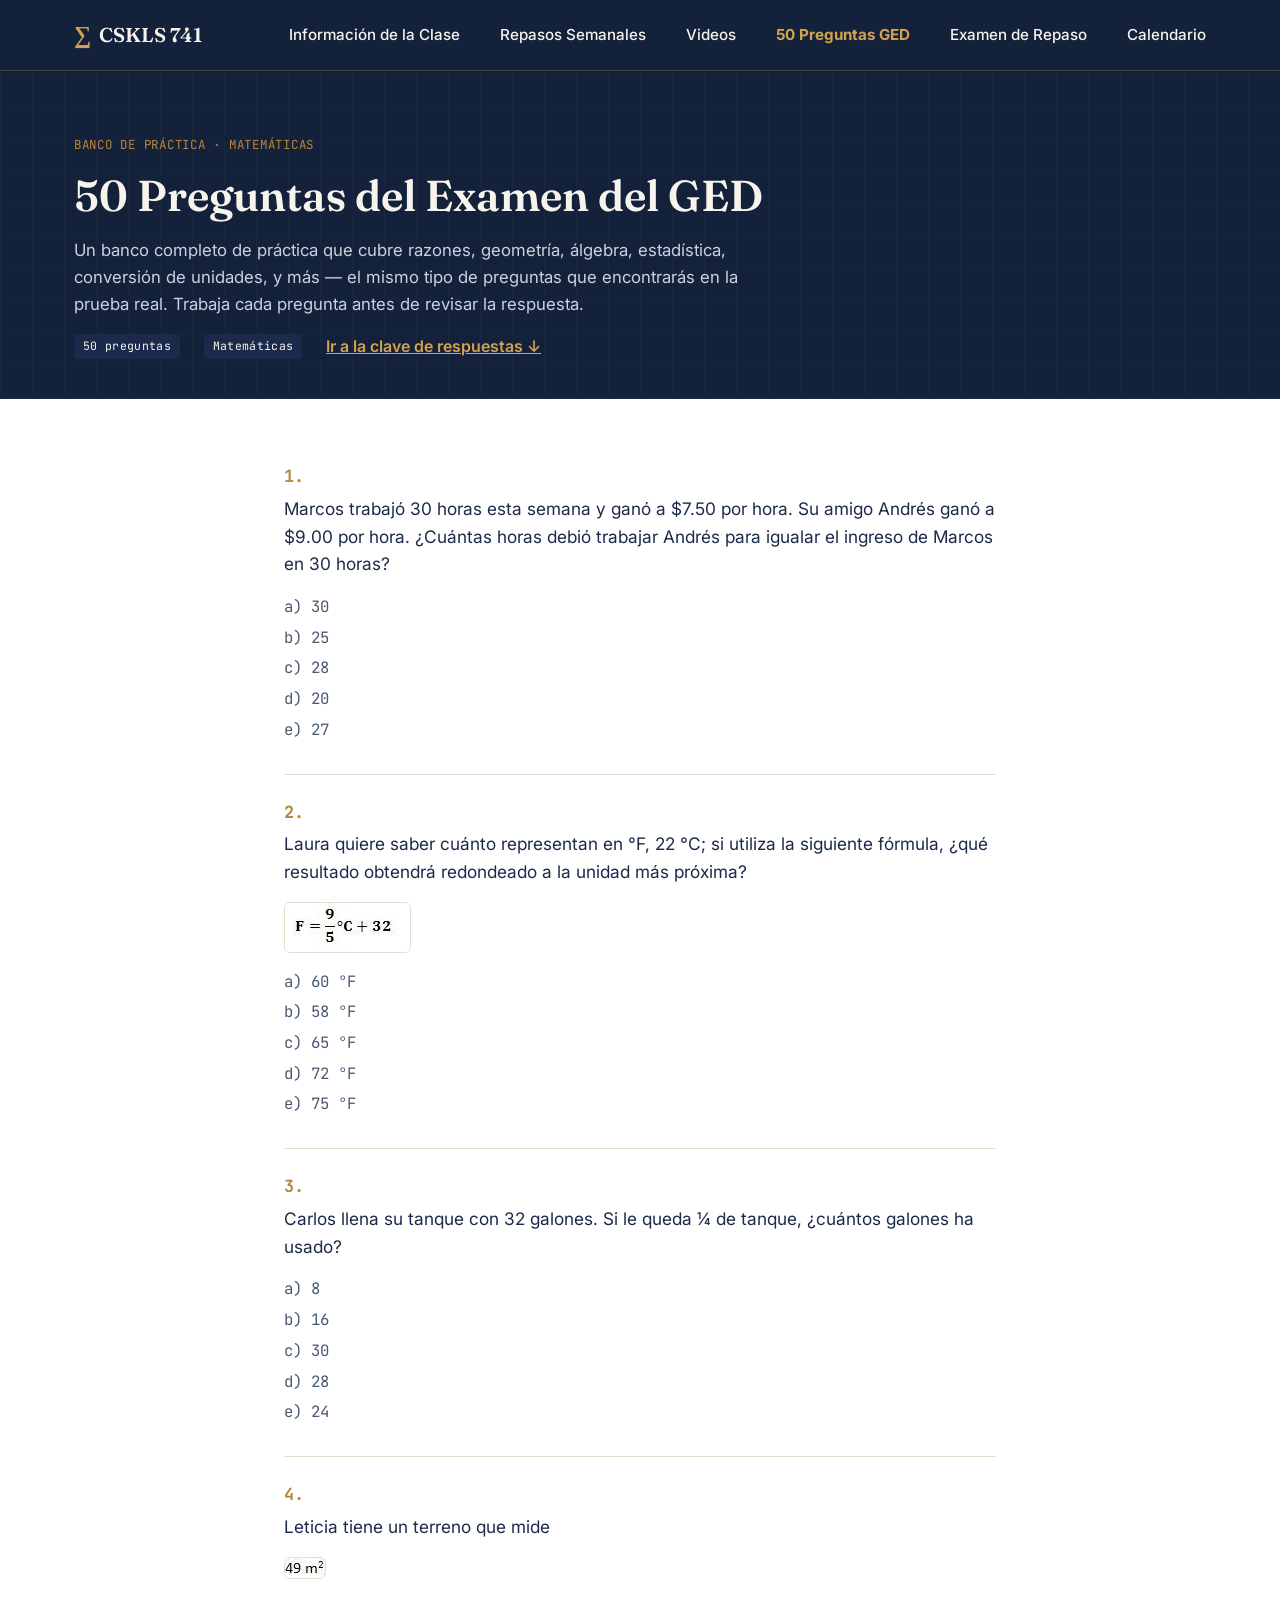
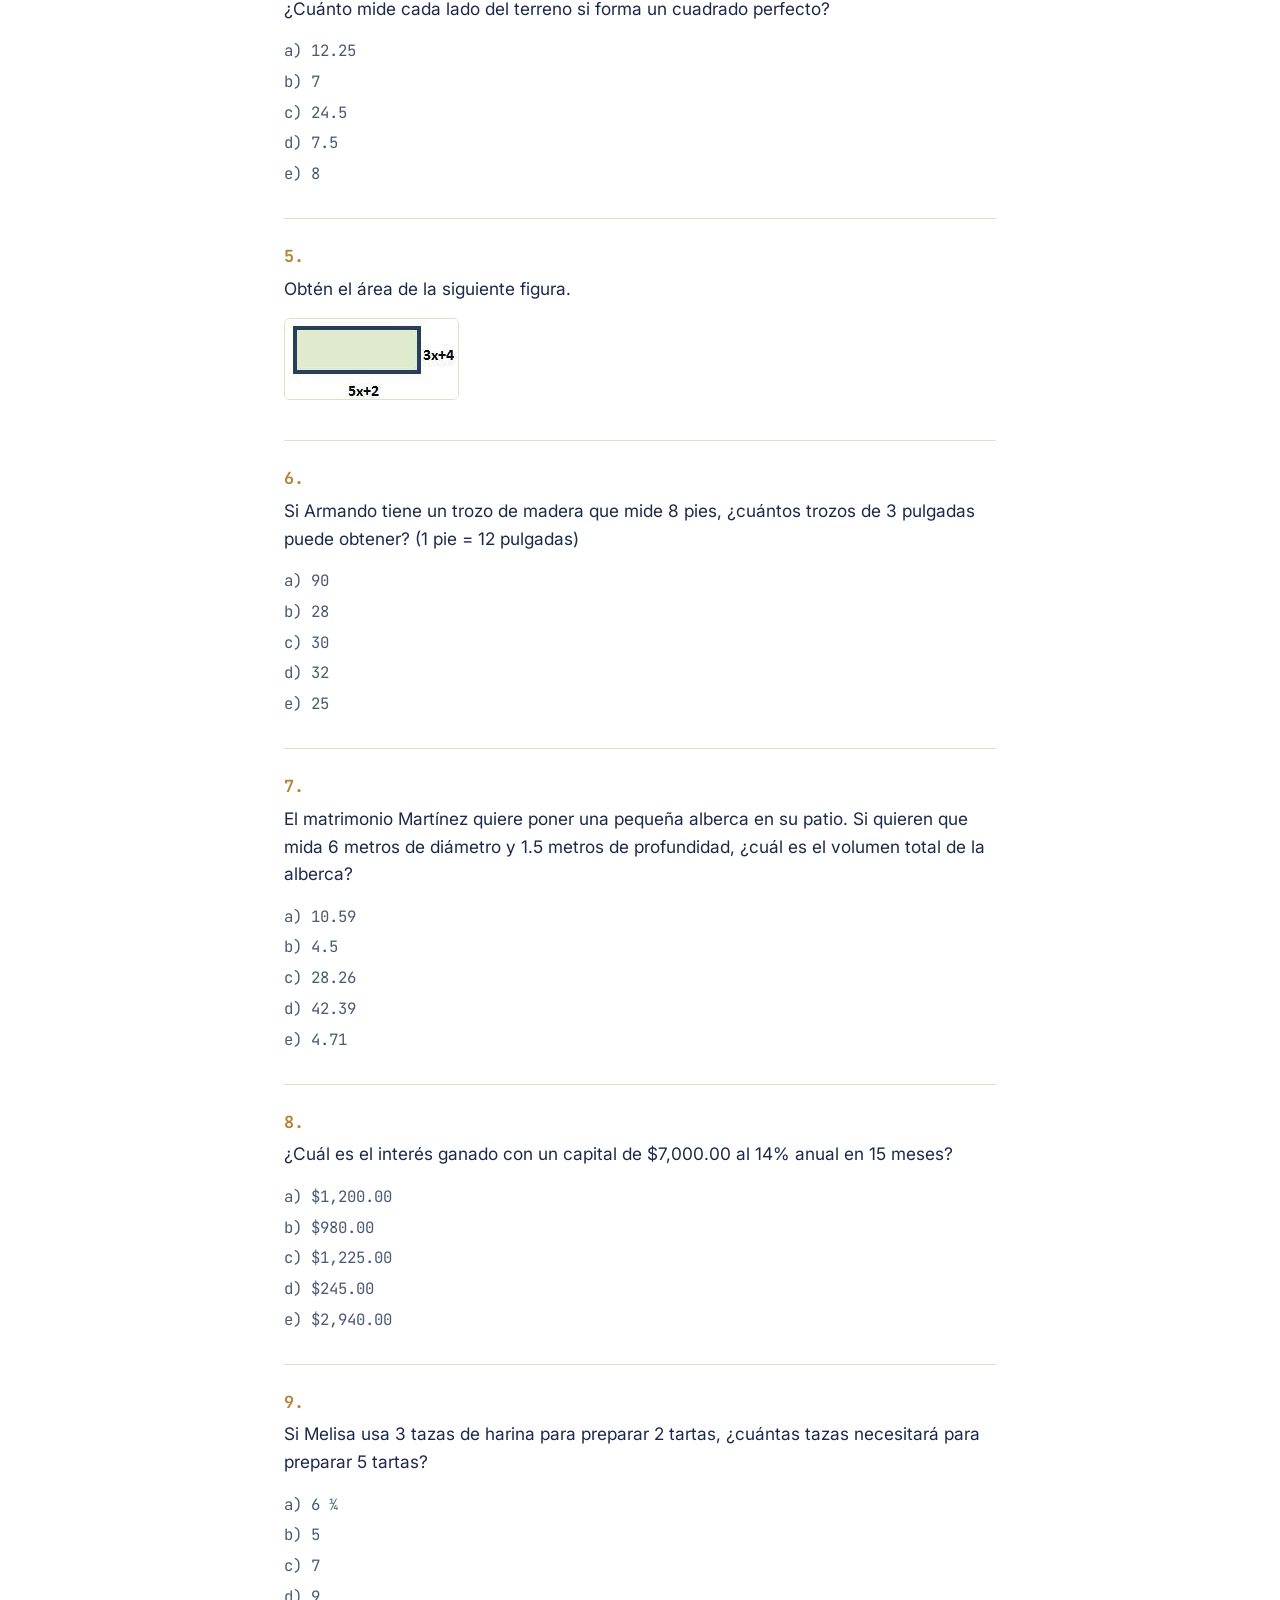
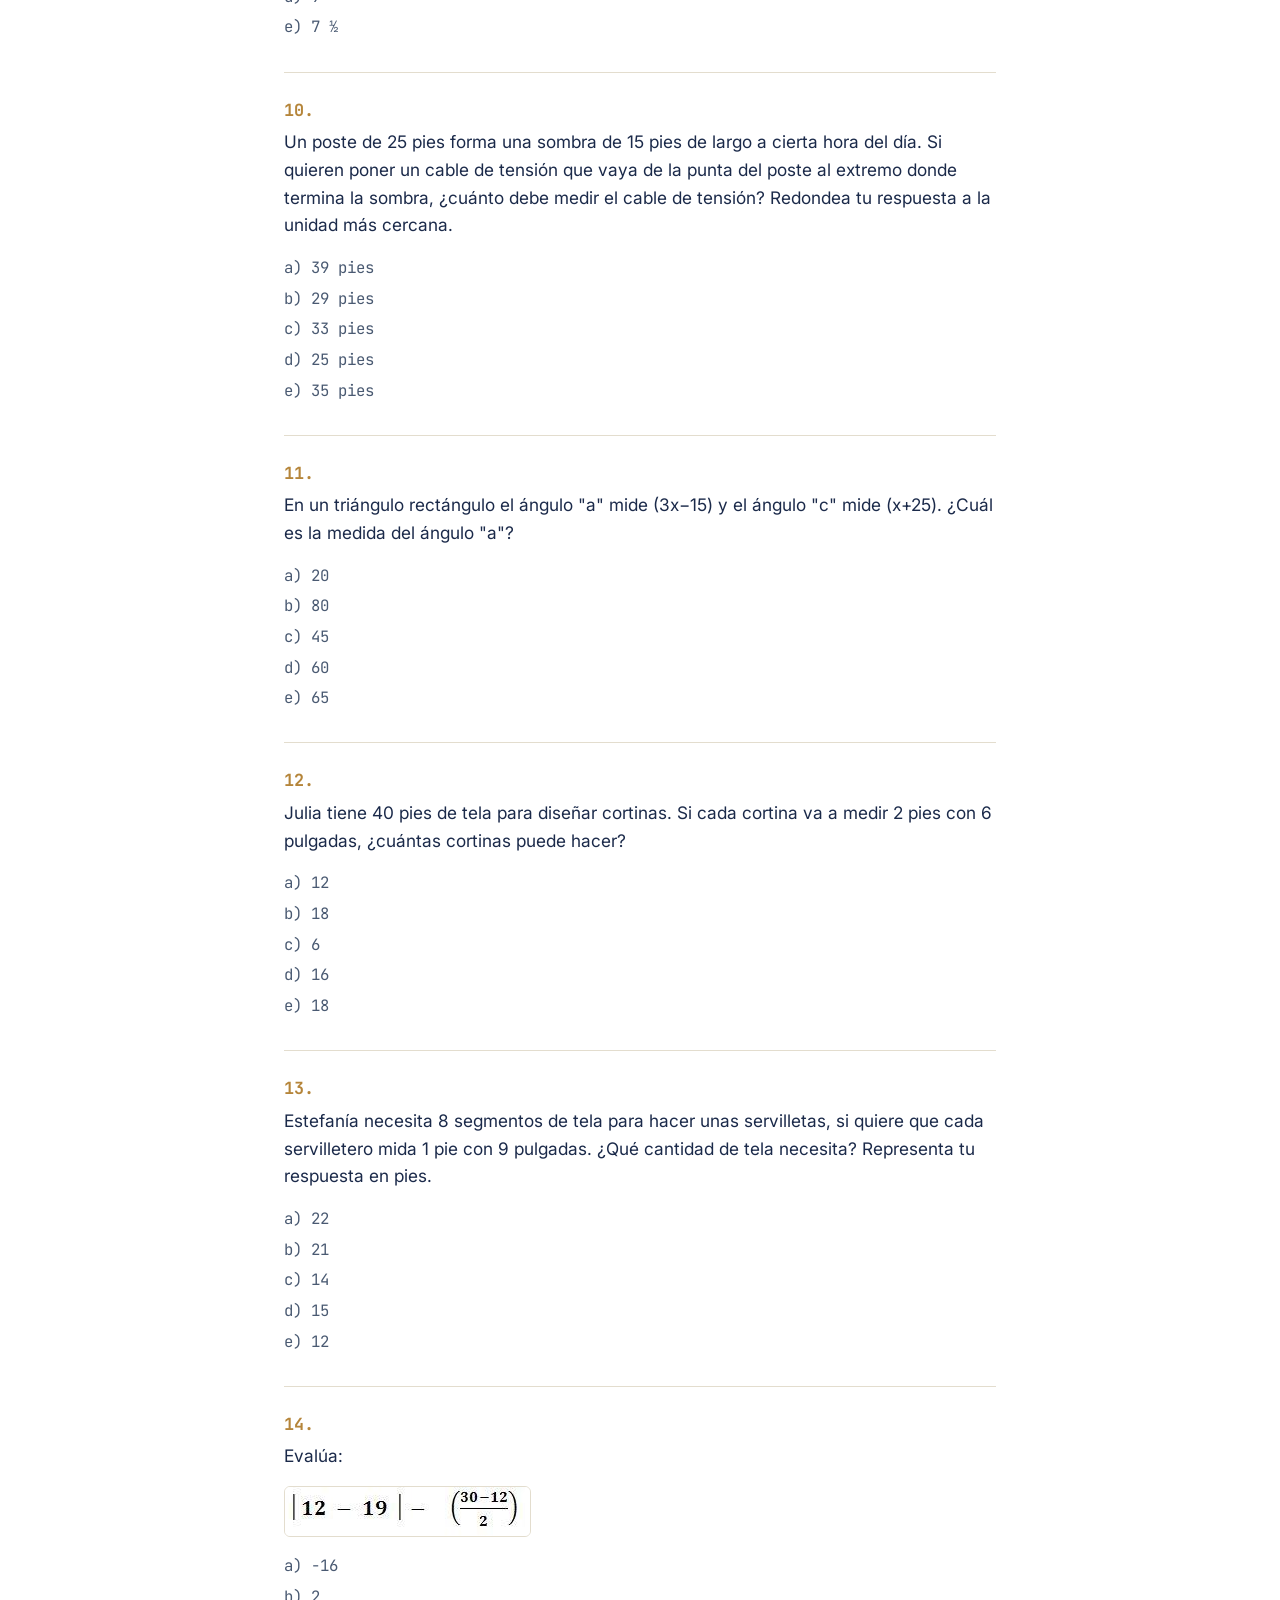
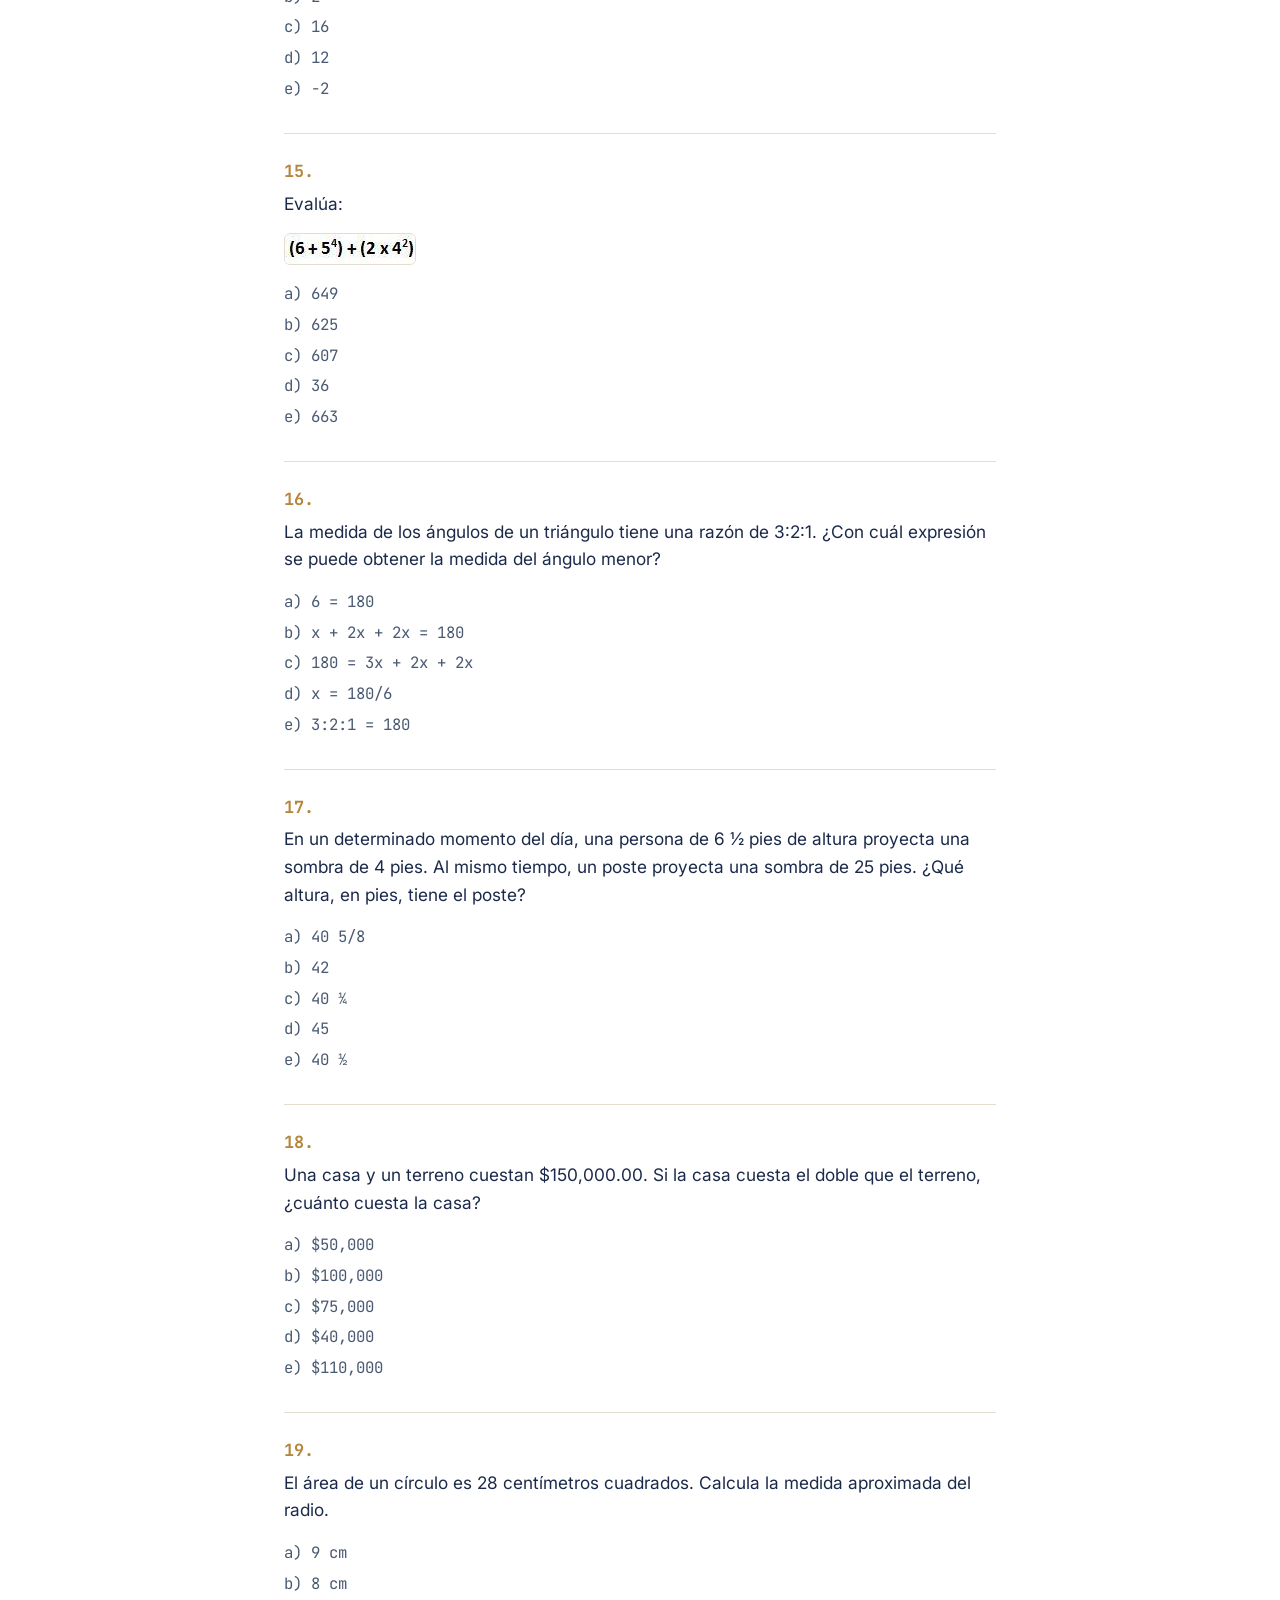
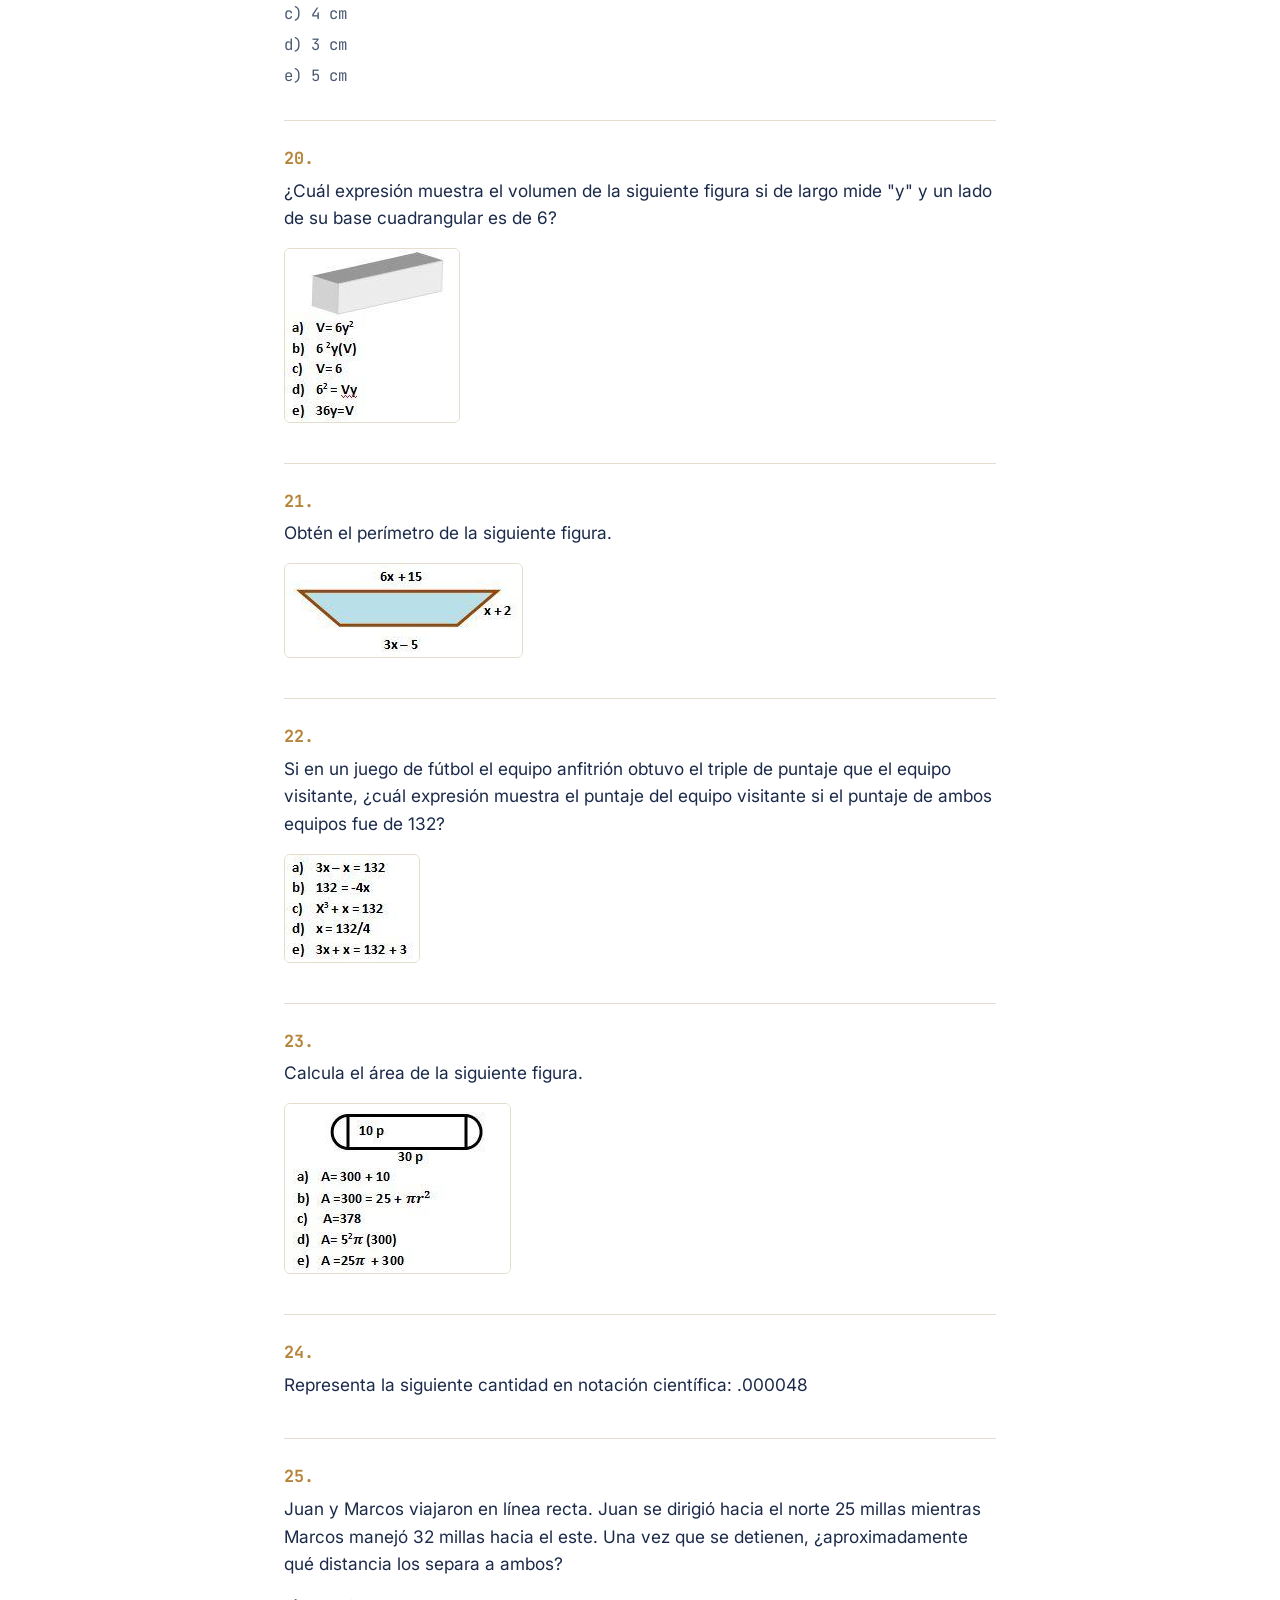
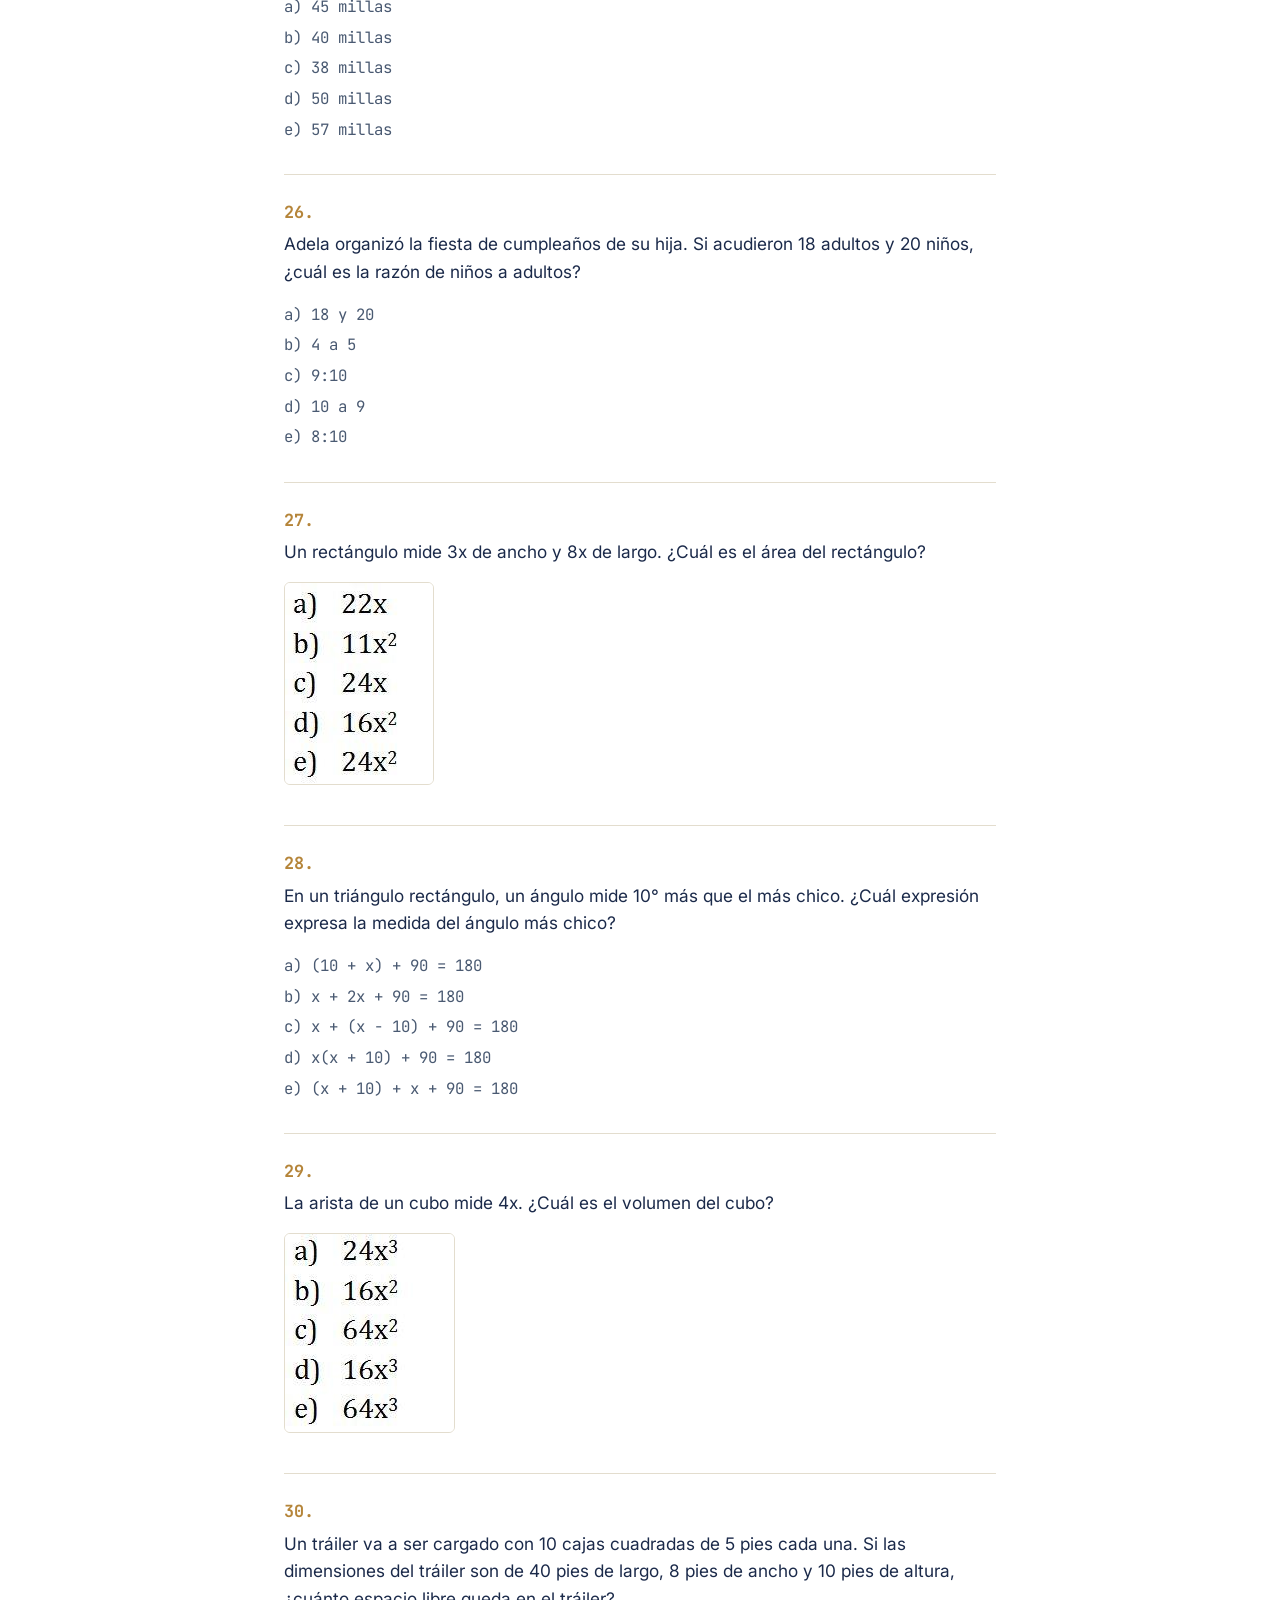
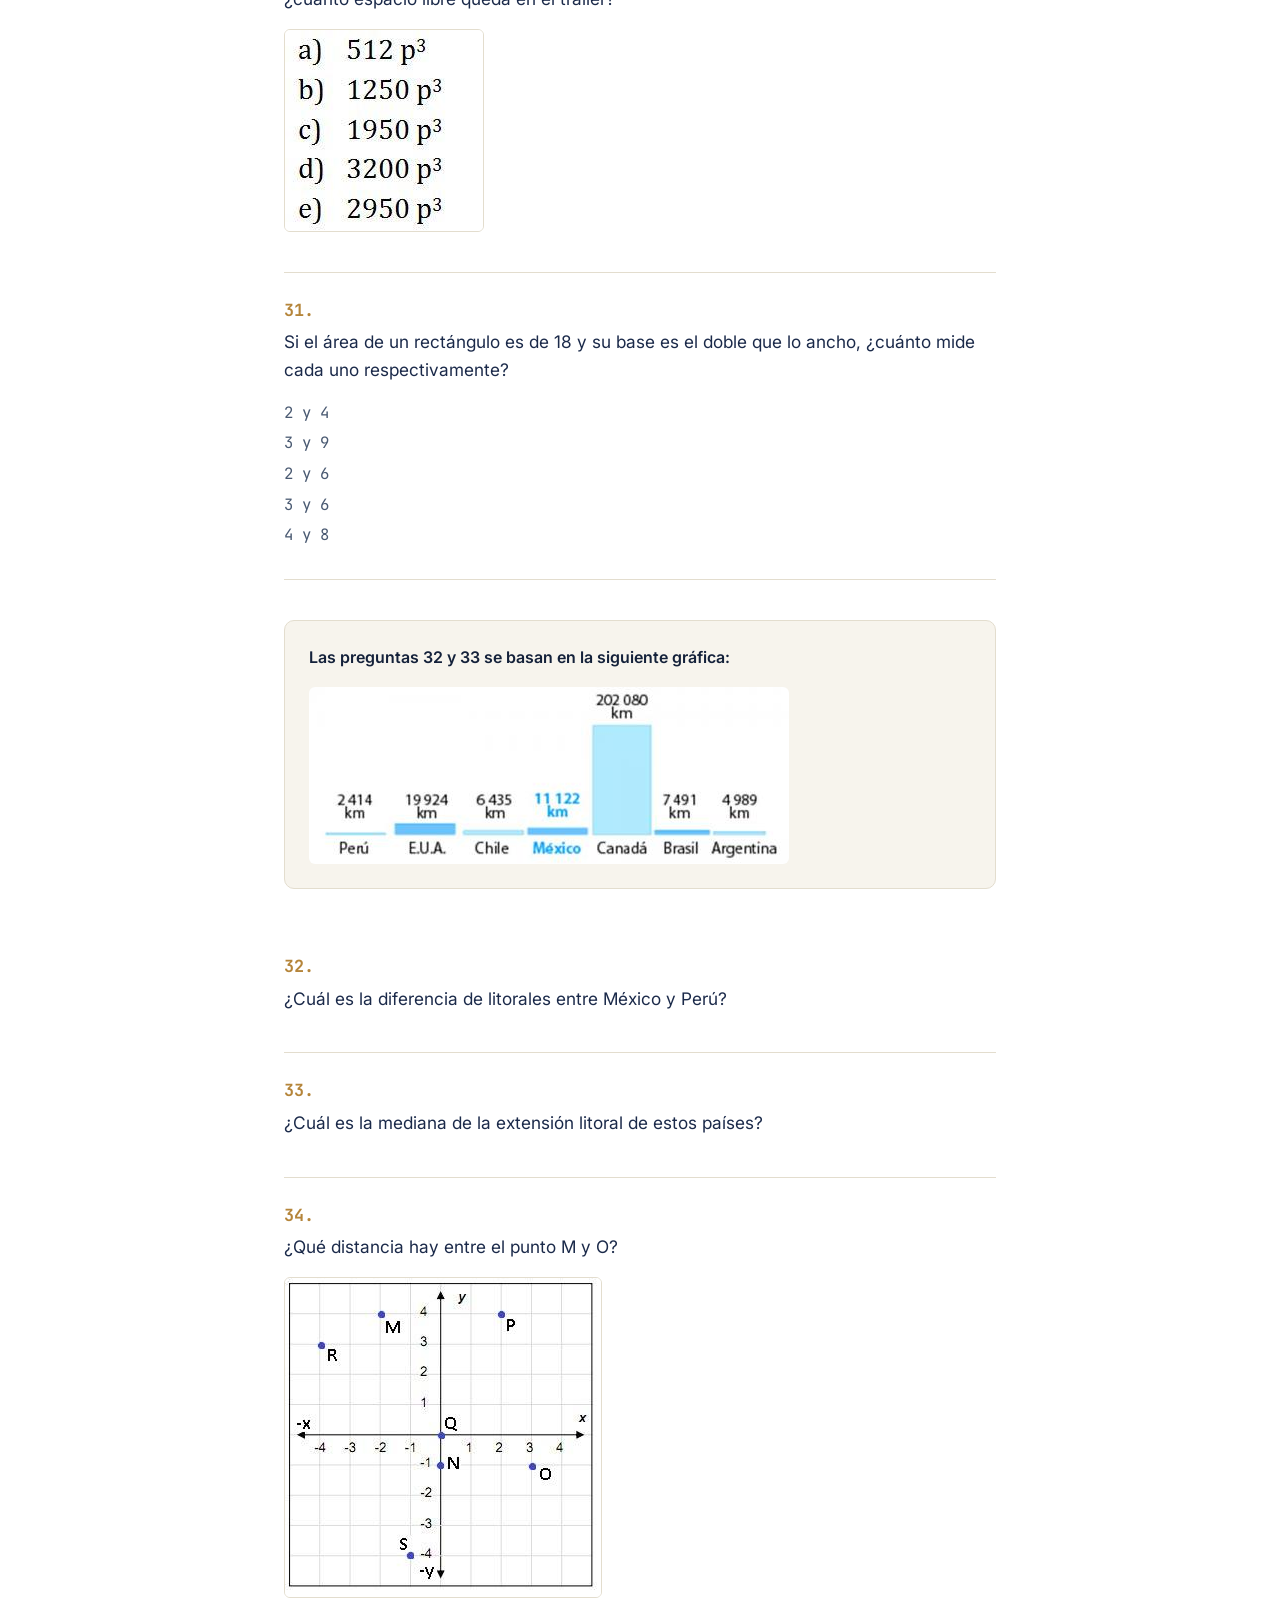
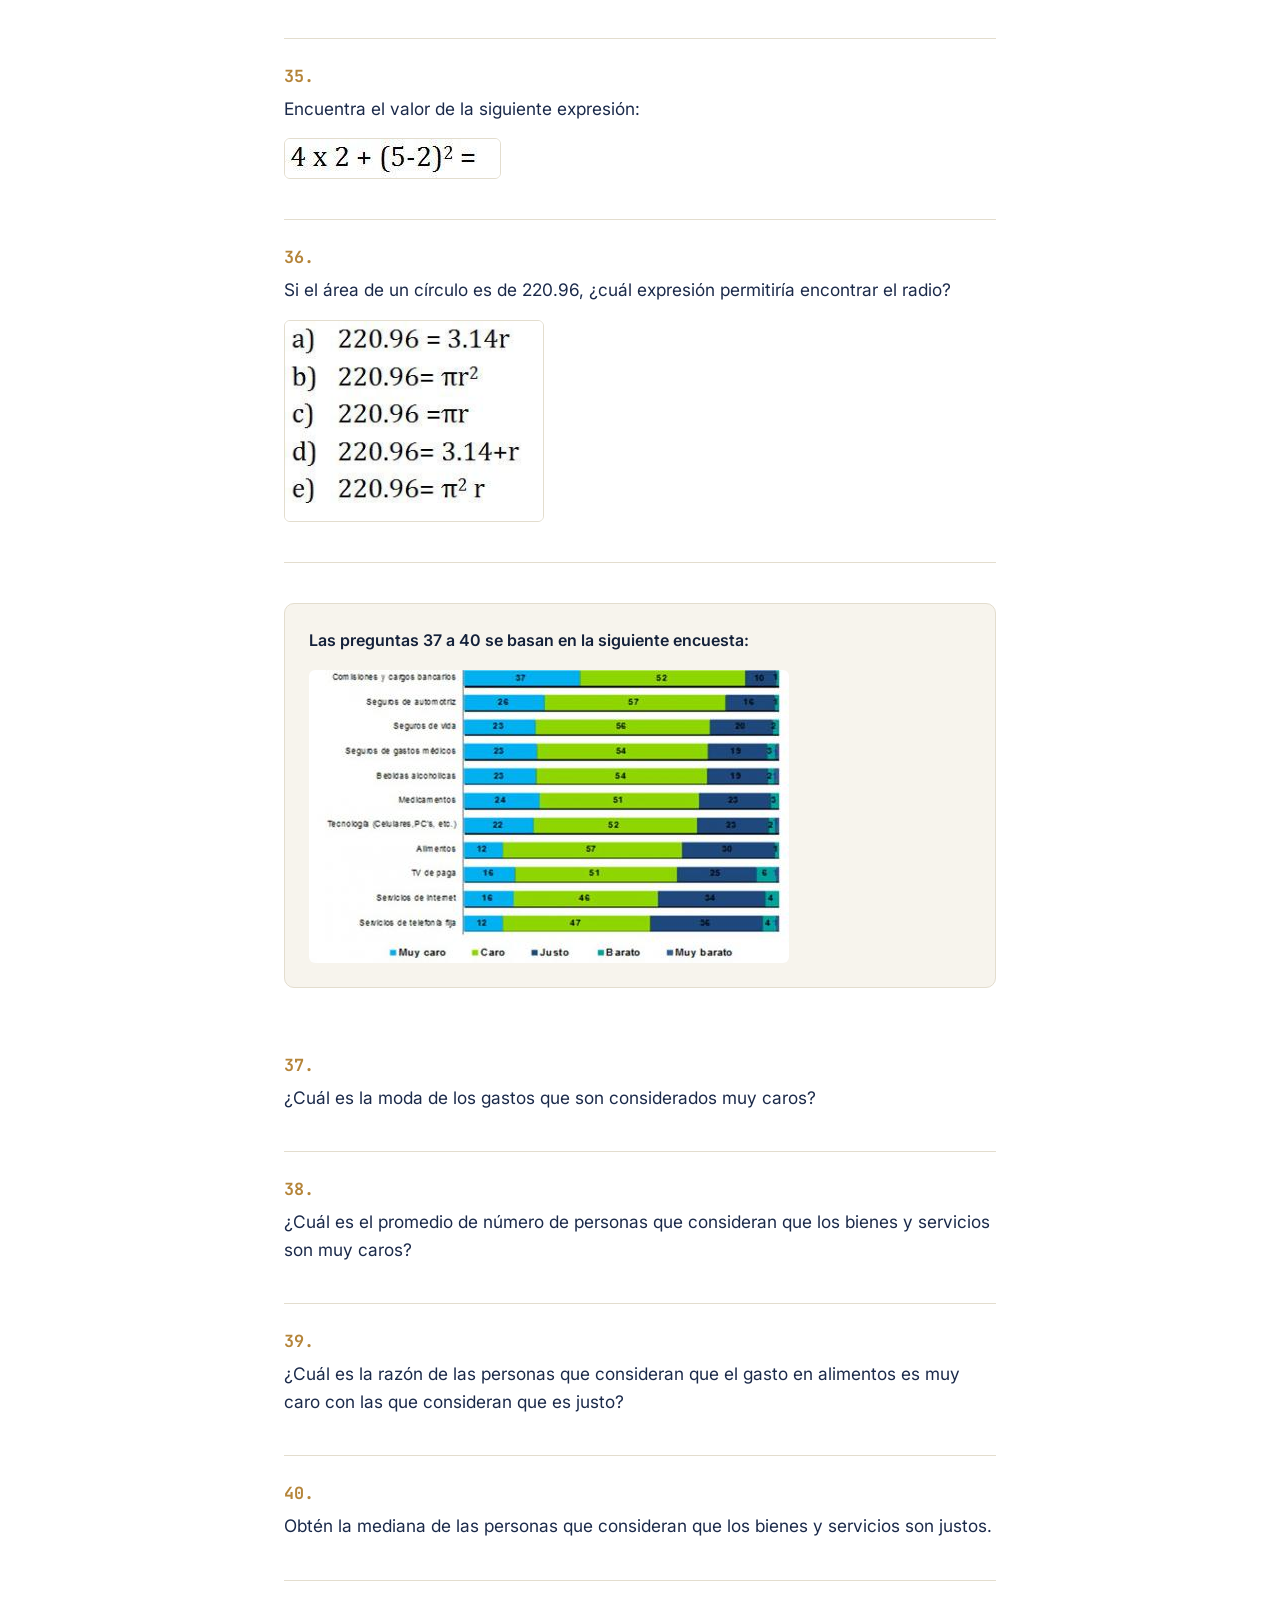
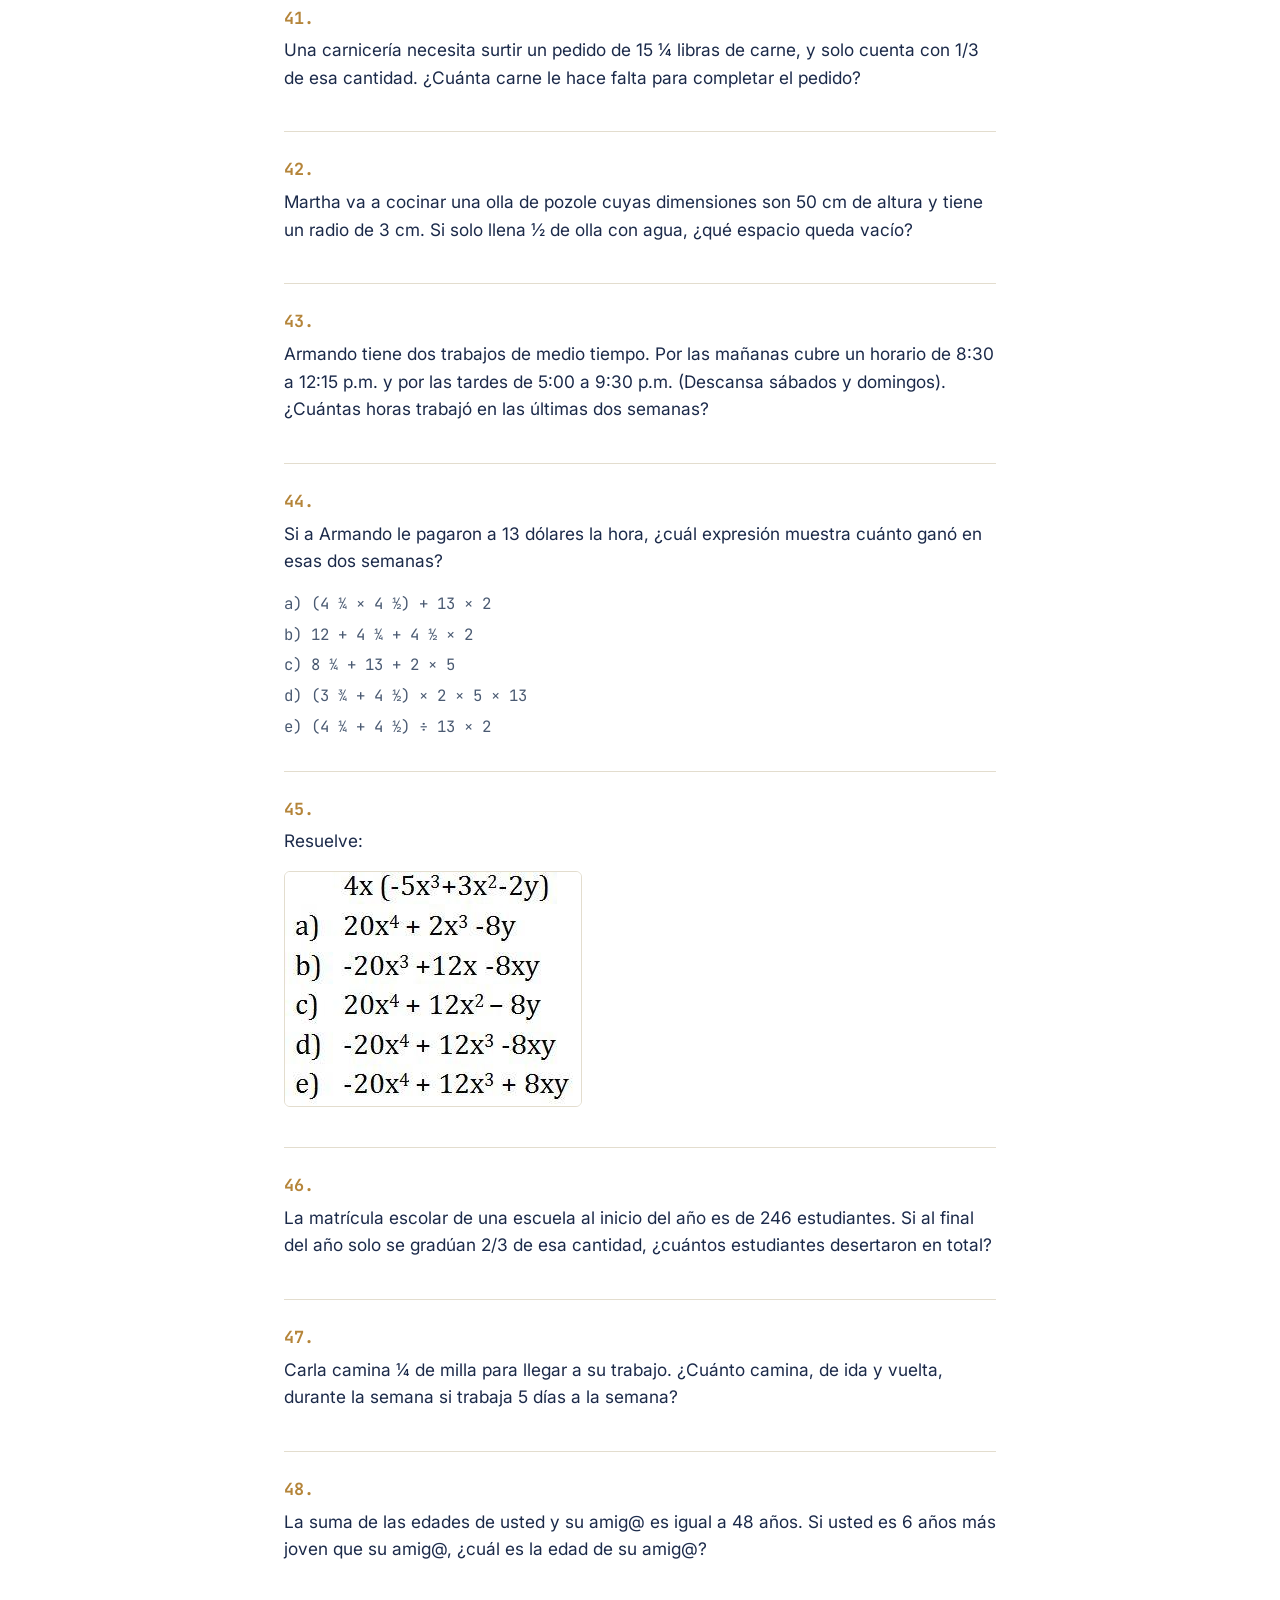
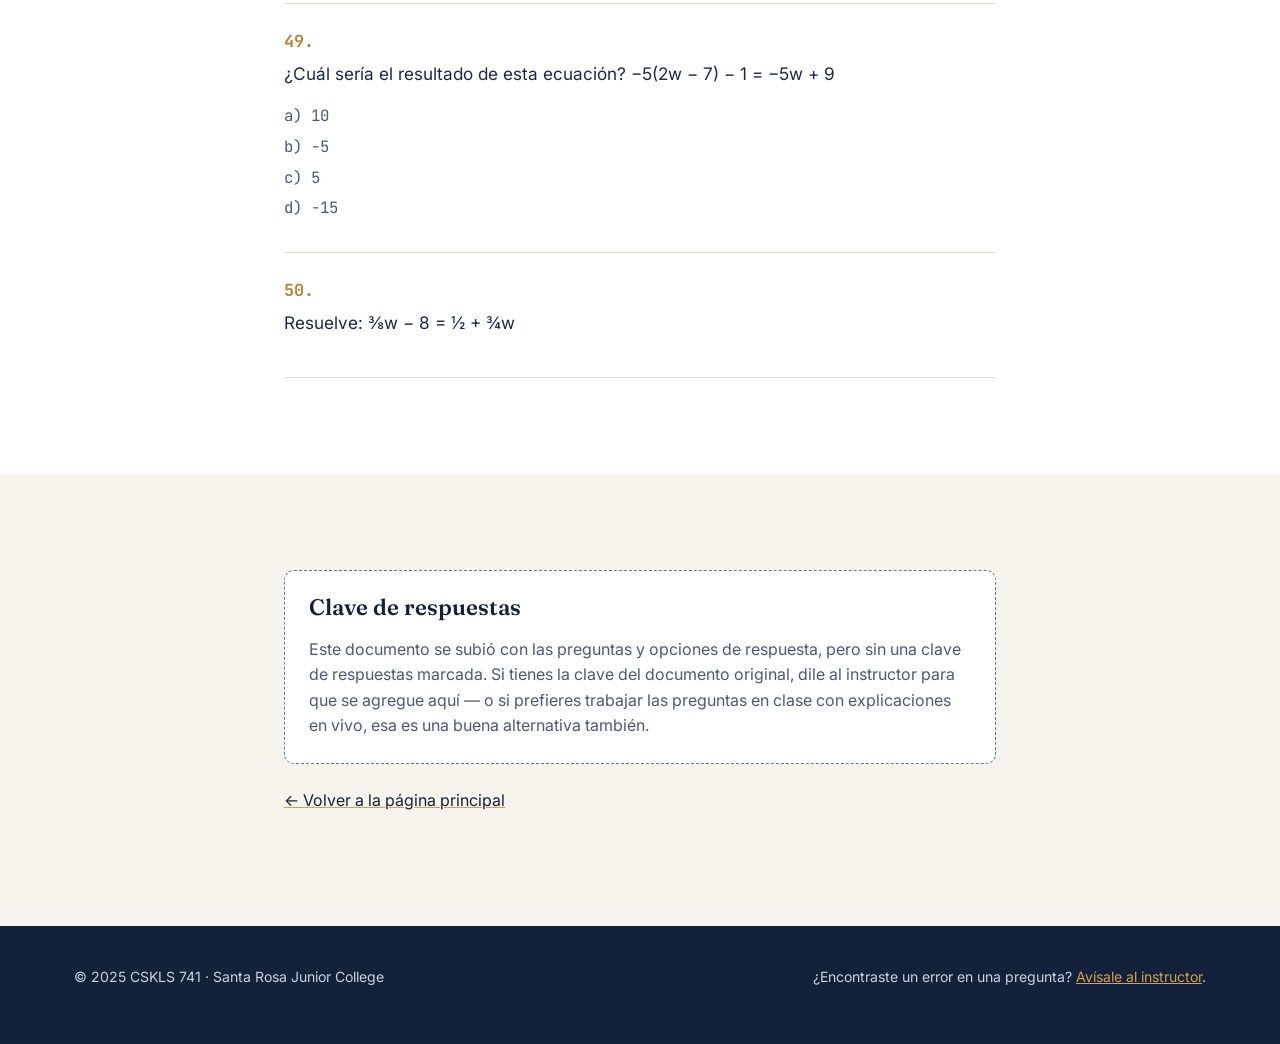
<file: preguntas-ged.html>
<!DOCTYPE html>
<html lang="es">
<head>
<meta charset="UTF-8">
<meta name="viewport" content="width=device-width, initial-scale=1.0">
<title>50 Preguntas del Examen del GED — Matemáticas | CSKLS 741</title>
<meta name="description" content="Banco de práctica de 50 preguntas de matemáticas estilo GED: razones, geometría, álgebra, estadística y más. CSKLS 741, Santa Rosa Junior College.">
<link rel="preconnect" href="https://fonts.googleapis.com">
<link rel="preconnect" href="https://fonts.gstatic.com" crossorigin>
<link href="https://fonts.googleapis.com/css2?family=Fraunces:opsz,wght@9..144,400..700&family=Inter:wght@400;500;600;700&family=JetBrains+Mono:wght@400;500&display=swap" rel="stylesheet">
<link rel="stylesheet" href="styles.css">
<link rel="stylesheet" href="preguntas.css">
</head>
<body>

<a class="skip-link" href="#main">Saltar al contenido principal</a>

<!-- ============ HEADER / NAV ============ -->
<header class="site-header">
  <div class="header-inner">
    <a href="index.html" class="brand">
      <span class="brand-mark" aria-hidden="true">∑</span>
      <span class="brand-text">CSKLS 741</span>
    </a>

    <nav class="main-nav" aria-label="Navegación principal">
      <button class="nav-toggle" aria-expanded="false" aria-controls="nav-list" id="navToggle">
        <span class="nav-toggle-bar"></span>
        <span class="nav-toggle-bar"></span>
        <span class="nav-toggle-bar"></span>
        <span class="visually-hidden">Menú</span>
      </button>
      <ul class="nav-list" id="nav-list">
        <li><a href="index.html#clase">Información de la Clase</a></li>
        <li><a href="index.html#weekly">Repasos Semanales</a></li>
        <li><a href="index.html#videos">Videos</a></li>
        <li><a href="preguntas-ged.html"><strong>50 Preguntas GED</strong></a></li>
        <li><a href="examen-repaso-ged.html">Examen de Repaso</a></li>
        <li><a href="index.html#calendar">Calendario</a></li>
      </ul>
    </nav>
  </div>
</header>

<main id="main">

  <!-- ============ HERO ============ -->
  <section class="practice-hero">
    <div class="section-inner">
      <p class="eyebrow">Banco de práctica · Matemáticas</p>
      <h1>50 Preguntas del Examen del GED</h1>
      <p class="practice-lede">Un banco completo de práctica que cubre razones, geometría, álgebra, estadística, conversión de unidades, y más — el mismo tipo de preguntas que encontrarás en la prueba real. Trabaja cada pregunta antes de revisar la respuesta.</p>
      <div class="practice-meta-row">
        <span class="tag">50 preguntas</span>
        <span class="tag">Matemáticas</span>
        <a href="#respuestas" class="link-arrow">Ir a la clave de respuestas ↓</a>
      </div>
    </div>
  </section>

  <!-- ============ QUESTIONS ============ -->
  <section class="section practice-section">
    <div class="section-inner narrow">

      <article class="pq" id="p1">
        <p class="pq-num">1.</p>
        <p class="pq-text">Marcos trabajó 30 horas esta semana y ganó a $7.50 por hora. Su amigo Andrés ganó a $9.00 por hora. ¿Cuántas horas debió trabajar Andrés para igualar el ingreso de Marcos en 30 horas?</p>
        <ul class="pq-options">
          <li>a) 30</li><li>b) 25</li><li>c) 28</li><li>d) 20</li><li>e) 27</li>
        </ul>
      </article>

      <article class="pq" id="p2">
        <p class="pq-num">2.</p>
        <p class="pq-text">Laura quiere saber cuánto representan en °F, 22 °C; si utiliza la siguiente fórmula, ¿qué resultado obtendrá redondeado a la unidad más próxima?</p>
        <img src="img/q02-formula.jpeg" alt="Fórmula: F = (9/5)°C + 32" class="pq-img pq-img-small">
        <ul class="pq-options">
          <li>a) 60 °F</li><li>b) 58 °F</li><li>c) 65 °F</li><li>d) 72 °F</li><li>e) 75 °F</li>
        </ul>
      </article>

      <article class="pq" id="p3">
        <p class="pq-num">3.</p>
        <p class="pq-text">Carlos llena su tanque con 32 galones. Si le queda ¼ de tanque, ¿cuántos galones ha usado?</p>
        <ul class="pq-options">
          <li>a) 8</li><li>b) 16</li><li>c) 30</li><li>d) 28</li><li>e) 24</li>
        </ul>
      </article>

      <article class="pq" id="p4">
        <p class="pq-num">4.</p>
        <p class="pq-text">Leticia tiene un terreno que mide</p>
        <img src="img/q04-area.jpeg" alt="Área del terreno: 49 metros cuadrados" class="pq-img pq-img-small">
        <p class="pq-text">¿Cuánto mide cada lado del terreno si forma un cuadrado perfecto?</p>
        <ul class="pq-options">
          <li>a) 12.25</li><li>b) 7</li><li>c) 24.5</li><li>d) 7.5</li><li>e) 8</li>
        </ul>
      </article>

      <article class="pq" id="p5">
        <p class="pq-num">5.</p>
        <p class="pq-text">Obtén el área de la siguiente figura.</p>
        <img src="img/q05-figura.jpeg" alt="Rectángulo con base 5x+2 y altura 3x+4" class="pq-img">
      </article>

      <article class="pq" id="p6">
        <p class="pq-num">6.</p>
        <p class="pq-text">Si Armando tiene un trozo de madera que mide 8 pies, ¿cuántos trozos de 3 pulgadas puede obtener? (1 pie = 12 pulgadas)</p>
        <ul class="pq-options">
          <li>a) 90</li><li>b) 28</li><li>c) 30</li><li>d) 32</li><li>e) 25</li>
        </ul>
      </article>

      <article class="pq" id="p7">
        <p class="pq-num">7.</p>
        <p class="pq-text">El matrimonio Martínez quiere poner una pequeña alberca en su patio. Si quieren que mida 6 metros de diámetro y 1.5 metros de profundidad, ¿cuál es el volumen total de la alberca?</p>
        <ul class="pq-options">
          <li>a) 10.59</li><li>b) 4.5</li><li>c) 28.26</li><li>d) 42.39</li><li>e) 4.71</li>
        </ul>
      </article>

      <article class="pq" id="p8">
        <p class="pq-num">8.</p>
        <p class="pq-text">¿Cuál es el interés ganado con un capital de $7,000.00 al 14% anual en 15 meses?</p>
        <ul class="pq-options">
          <li>a) $1,200.00</li><li>b) $980.00</li><li>c) $1,225.00</li><li>d) $245.00</li><li>e) $2,940.00</li>
        </ul>
      </article>

      <article class="pq" id="p9">
        <p class="pq-num">9.</p>
        <p class="pq-text">Si Melisa usa 3 tazas de harina para preparar 2 tartas, ¿cuántas tazas necesitará para preparar 5 tartas?</p>
        <ul class="pq-options">
          <li>a) 6 ¼</li><li>b) 5</li><li>c) 7</li><li>d) 9</li><li>e) 7 ½</li>
        </ul>
      </article>

      <article class="pq" id="p10">
        <p class="pq-num">10.</p>
        <p class="pq-text">Un poste de 25 pies forma una sombra de 15 pies de largo a cierta hora del día. Si quieren poner un cable de tensión que vaya de la punta del poste al extremo donde termina la sombra, ¿cuánto debe medir el cable de tensión? Redondea tu respuesta a la unidad más cercana.</p>
        <ul class="pq-options">
          <li>a) 39 pies</li><li>b) 29 pies</li><li>c) 33 pies</li><li>d) 25 pies</li><li>e) 35 pies</li>
        </ul>
      </article>

      <article class="pq" id="p11">
        <p class="pq-num">11.</p>
        <p class="pq-text">En un triángulo rectángulo el ángulo "a" mide (3x−15) y el ángulo "c" mide (x+25). ¿Cuál es la medida del ángulo "a"?</p>
        <ul class="pq-options">
          <li>a) 20</li><li>b) 80</li><li>c) 45</li><li>d) 60</li><li>e) 65</li>
        </ul>
      </article>

      <article class="pq" id="p12">
        <p class="pq-num">12.</p>
        <p class="pq-text">Julia tiene 40 pies de tela para diseñar cortinas. Si cada cortina va a medir 2 pies con 6 pulgadas, ¿cuántas cortinas puede hacer?</p>
        <ul class="pq-options">
          <li>a) 12</li><li>b) 18</li><li>c) 6</li><li>d) 16</li><li>e) 18</li>
        </ul>
      </article>

      <article class="pq" id="p13">
        <p class="pq-num">13.</p>
        <p class="pq-text">Estefanía necesita 8 segmentos de tela para hacer unas servilletas, si quiere que cada servilletero mida 1 pie con 9 pulgadas. ¿Qué cantidad de tela necesita? Representa tu respuesta en pies.</p>
        <ul class="pq-options">
          <li>a) 22</li><li>b) 21</li><li>c) 14</li><li>d) 15</li><li>e) 12</li>
        </ul>
      </article>

      <article class="pq" id="p14">
        <p class="pq-num">14.</p>
        <p class="pq-text">Evalúa:</p>
        <img src="img/q14-expr.jpeg" alt="Expresión: valor absoluto de 12 menos 19, menos (30 menos 12 entre 2)" class="pq-img pq-img-small">
        <ul class="pq-options">
          <li>a) −16</li><li>b) 2</li><li>c) 16</li><li>d) 12</li><li>e) −2</li>
        </ul>
      </article>

      <article class="pq" id="p15">
        <p class="pq-num">15.</p>
        <p class="pq-text">Evalúa:</p>
        <img src="img/q15-expr.jpeg" alt="Expresión: (6 más 5 a la cuarta) más (2 por 4 al cuadrado)" class="pq-img pq-img-small">
        <ul class="pq-options">
          <li>a) 649</li><li>b) 625</li><li>c) 607</li><li>d) 36</li><li>e) 663</li>
        </ul>
      </article>

      <article class="pq" id="p16">
        <p class="pq-num">16.</p>
        <p class="pq-text">La medida de los ángulos de un triángulo tiene una razón de 3:2:1. ¿Con cuál expresión se puede obtener la medida del ángulo menor?</p>
        <ul class="pq-options">
          <li>a) 6 = 180</li><li>b) x + 2x + 2x = 180</li><li>c) 180 = 3x + 2x + 2x</li><li>d) x = 180/6</li><li>e) 3:2:1 = 180</li>
        </ul>
      </article>

      <article class="pq" id="p17">
        <p class="pq-num">17.</p>
        <p class="pq-text">En un determinado momento del día, una persona de 6 ½ pies de altura proyecta una sombra de 4 pies. Al mismo tiempo, un poste proyecta una sombra de 25 pies. ¿Qué altura, en pies, tiene el poste?</p>
        <ul class="pq-options">
          <li>a) 40 5/8</li><li>b) 42</li><li>c) 40 ¼</li><li>d) 45</li><li>e) 40 ½</li>
        </ul>
      </article>

      <article class="pq" id="p18">
        <p class="pq-num">18.</p>
        <p class="pq-text">Una casa y un terreno cuestan $150,000.00. Si la casa cuesta el doble que el terreno, ¿cuánto cuesta la casa?</p>
        <ul class="pq-options">
          <li>a) $50,000</li><li>b) $100,000</li><li>c) $75,000</li><li>d) $40,000</li><li>e) $110,000</li>
        </ul>
      </article>

      <article class="pq" id="p19">
        <p class="pq-num">19.</p>
        <p class="pq-text">El área de un círculo es 28 centímetros cuadrados. Calcula la medida aproximada del radio.</p>
        <ul class="pq-options">
          <li>a) 9 cm</li><li>b) 8 cm</li><li>c) 4 cm</li><li>d) 3 cm</li><li>e) 5 cm</li>
        </ul>
      </article>

      <article class="pq" id="p20">
        <p class="pq-num">20.</p>
        <p class="pq-text">¿Cuál expresión muestra el volumen de la siguiente figura si de largo mide "y" y un lado de su base cuadrangular es de 6?</p>
        <img src="img/q20-figura.jpeg" alt="Prisma rectangular con opciones de volumen de respuesta" class="pq-img">
      </article>

      <article class="pq" id="p21">
        <p class="pq-num">21.</p>
        <p class="pq-text">Obtén el perímetro de la siguiente figura.</p>
        <img src="img/q21-figura.jpeg" alt="Trapecio con lados 6x+15, x+2, 3x-5" class="pq-img">
      </article>

      <article class="pq" id="p22">
        <p class="pq-num">22.</p>
        <p class="pq-text">Si en un juego de fútbol el equipo anfitrión obtuvo el triple de puntaje que el equipo visitante, ¿cuál expresión muestra el puntaje del equipo visitante si el puntaje de ambos equipos fue de 132?</p>
        <img src="img/q22-opciones.jpeg" alt="Opciones de respuesta con expresiones algebraicas" class="pq-img">
      </article>

      <article class="pq" id="p23">
        <p class="pq-num">23.</p>
        <p class="pq-text">Calcula el área de la siguiente figura.</p>
        <img src="img/q23-figura.jpeg" alt="Figura con forma de pista, 10 pies de ancho y 30 pies de largo, con opciones de respuesta" class="pq-img">
      </article>

      <article class="pq" id="p24">
        <p class="pq-num">24.</p>
        <p class="pq-text">Representa la siguiente cantidad en notación científica: .000048</p>
      </article>

      <article class="pq" id="p25">
        <p class="pq-num">25.</p>
        <p class="pq-text">Juan y Marcos viajaron en línea recta. Juan se dirigió hacia el norte 25 millas mientras Marcos manejó 32 millas hacia el este. Una vez que se detienen, ¿aproximadamente qué distancia los separa a ambos?</p>
        <ul class="pq-options">
          <li>a) 45 millas</li><li>b) 40 millas</li><li>c) 38 millas</li><li>d) 50 millas</li><li>e) 57 millas</li>
        </ul>
      </article>

      <article class="pq" id="p26">
        <p class="pq-num">26.</p>
        <p class="pq-text">Adela organizó la fiesta de cumpleaños de su hija. Si acudieron 18 adultos y 20 niños, ¿cuál es la razón de niños a adultos?</p>
        <ul class="pq-options">
          <li>a) 18 y 20</li><li>b) 4 a 5</li><li>c) 9:10</li><li>d) 10 a 9</li><li>e) 8:10</li>
        </ul>
      </article>

      <article class="pq" id="p27">
        <p class="pq-num">27.</p>
        <p class="pq-text">Un rectángulo mide 3x de ancho y 8x de largo. ¿Cuál es el área del rectángulo?</p>
        <img src="img/q27-opciones.jpeg" alt="Opciones de respuesta: 22x, 11x², 24x, 16x², 24x²" class="pq-img pq-img-small">
      </article>

      <article class="pq" id="p28">
        <p class="pq-num">28.</p>
        <p class="pq-text">En un triángulo rectángulo, un ángulo mide 10° más que el más chico. ¿Cuál expresión expresa la medida del ángulo más chico?</p>
        <ul class="pq-options">
          <li>a) (10 + x) + 90 = 180</li>
          <li>b) x + 2x + 90 = 180</li>
          <li>c) x + (x − 10) + 90 = 180</li>
          <li>d) x(x + 10) + 90 = 180</li>
          <li>e) (x + 10) + x + 90 = 180</li>
        </ul>
      </article>

      <article class="pq" id="p29">
        <p class="pq-num">29.</p>
        <p class="pq-text">La arista de un cubo mide 4x. ¿Cuál es el volumen del cubo?</p>
        <img src="img/q29-opciones.jpeg" alt="Opciones de respuesta: 24x³, 16x², 64x², 16x³, 64x³" class="pq-img pq-img-small">
      </article>

      <article class="pq" id="p30">
        <p class="pq-num">30.</p>
        <p class="pq-text">Un tráiler va a ser cargado con 10 cajas cuadradas de 5 pies cada una. Si las dimensiones del tráiler son de 40 pies de largo, 8 pies de ancho y 10 pies de altura, ¿cuánto espacio libre queda en el tráiler?</p>
        <img src="img/q30-opciones.jpeg" alt="Opciones de respuesta en pies cúbicos" class="pq-img pq-img-small">
      </article>

      <article class="pq" id="p31">
        <p class="pq-num">31.</p>
        <p class="pq-text">Si el área de un rectángulo es de 18 y su base es el doble que lo ancho, ¿cuánto mide cada uno respectivamente?</p>
        <ul class="pq-options">
          <li>2 y 4</li><li>3 y 9</li><li>2 y 6</li><li>3 y 6</li><li>4 y 8</li>
        </ul>
      </article>

      <div class="pq-shared-figure">
        <p class="pq-shared-label">Las preguntas 32 y 33 se basan en la siguiente gráfica:</p>
        <img src="img/q32-33-litorales.jpeg" alt="Gráfica de extensión de litorales en kilómetros: Perú 2,414, EUA 19,924, Chile 6,435, México 11,122, Canadá 202,080, Brasil 7,491, Argentina 4,989. Fuente: INEGI, México en el Mundo." class="pq-img pq-img-wide">
      </div>

      <article class="pq" id="p32">
        <p class="pq-num">32.</p>
        <p class="pq-text">¿Cuál es la diferencia de litorales entre México y Perú?</p>
      </article>

      <article class="pq" id="p33">
        <p class="pq-num">33.</p>
        <p class="pq-text">¿Cuál es la mediana de la extensión litoral de estos países?</p>
      </article>

      <article class="pq" id="p34">
        <p class="pq-num">34.</p>
        <p class="pq-text">¿Qué distancia hay entre el punto M y O?</p>
        <img src="img/q34-plano.jpeg" alt="Plano cartesiano con puntos M, R, P, Q, N, O, S marcados" class="pq-img">
      </article>

      <article class="pq" id="p35">
        <p class="pq-num">35.</p>
        <p class="pq-text">Encuentra el valor de la siguiente expresión:</p>
        <img src="img/q35-expr.jpeg" alt="Expresión: 4 por 2 más (5 menos 2) al cuadrado" class="pq-img pq-img-small">
      </article>

      <article class="pq" id="p36">
        <p class="pq-num">36.</p>
        <p class="pq-text">Si el área de un círculo es de 220.96, ¿cuál expresión permitiría encontrar el radio?</p>
        <img src="img/q36-opciones.jpeg" alt="Opciones de respuesta con la fórmula del área del círculo" class="pq-img pq-img-small">
      </article>

      <div class="pq-shared-figure">
        <p class="pq-shared-label">Las preguntas 37 a 40 se basan en la siguiente encuesta:</p>
        <img src="img/q37-40-encuesta.jpeg" alt="Gráfica de barras: percepción del costo de distintos bienes y servicios, en categorías muy caro, caro, justo, barato, muy barato" class="pq-img pq-img-wide">
      </div>

      <article class="pq" id="p37">
        <p class="pq-num">37.</p>
        <p class="pq-text">¿Cuál es la moda de los gastos que son considerados muy caros?</p>
      </article>

      <article class="pq" id="p38">
        <p class="pq-num">38.</p>
        <p class="pq-text">¿Cuál es el promedio de número de personas que consideran que los bienes y servicios son muy caros?</p>
      </article>

      <article class="pq" id="p39">
        <p class="pq-num">39.</p>
        <p class="pq-text">¿Cuál es la razón de las personas que consideran que el gasto en alimentos es muy caro con las que consideran que es justo?</p>
      </article>

      <article class="pq" id="p40">
        <p class="pq-num">40.</p>
        <p class="pq-text">Obtén la mediana de las personas que consideran que los bienes y servicios son justos.</p>
      </article>

      <article class="pq" id="p41">
        <p class="pq-num">41.</p>
        <p class="pq-text">Una carnicería necesita surtir un pedido de 15 ¼ libras de carne, y solo cuenta con 1/3 de esa cantidad. ¿Cuánta carne le hace falta para completar el pedido?</p>
      </article>

      <article class="pq" id="p42">
        <p class="pq-num">42.</p>
        <p class="pq-text">Martha va a cocinar una olla de pozole cuyas dimensiones son 50 cm de altura y tiene un radio de 3 cm. Si solo llena ½ de olla con agua, ¿qué espacio queda vacío?</p>
      </article>

      <article class="pq" id="p43">
        <p class="pq-num">43.</p>
        <p class="pq-text">Armando tiene dos trabajos de medio tiempo. Por las mañanas cubre un horario de 8:30 a 12:15 p.m. y por las tardes de 5:00 a 9:30 p.m. (Descansa sábados y domingos). ¿Cuántas horas trabajó en las últimas dos semanas?</p>
      </article>

      <article class="pq" id="p44">
        <p class="pq-num">44.</p>
        <p class="pq-text">Si a Armando le pagaron a 13 dólares la hora, ¿cuál expresión muestra cuánto ganó en esas dos semanas?</p>
        <ul class="pq-options">
          <li>a) (4 ¼ × 4 ½) + 13 × 2</li>
          <li>b) 12 + 4 ¼ + 4 ½ × 2</li>
          <li>c) 8 ¼ + 13 + 2 × 5</li>
          <li>d) (3 ¾ + 4 ½) × 2 × 5 × 13</li>
          <li>e) (4 ¼ + 4 ½) ÷ 13 × 2</li>
        </ul>
      </article>

      <article class="pq" id="p45">
        <p class="pq-num">45.</p>
        <p class="pq-text">Resuelve:</p>
        <img src="img/q45-opciones.jpeg" alt="Expresión: 4x por (-5x³+3x²-2y) con opciones de respuesta" class="pq-img">
      </article>

      <article class="pq" id="p46">
        <p class="pq-num">46.</p>
        <p class="pq-text">La matrícula escolar de una escuela al inicio del año es de 246 estudiantes. Si al final del año solo se gradúan 2/3 de esa cantidad, ¿cuántos estudiantes desertaron en total?</p>
      </article>

      <article class="pq" id="p47">
        <p class="pq-num">47.</p>
        <p class="pq-text">Carla camina ¼ de milla para llegar a su trabajo. ¿Cuánto camina, de ida y vuelta, durante la semana si trabaja 5 días a la semana?</p>
      </article>

      <article class="pq" id="p48">
        <p class="pq-num">48.</p>
        <p class="pq-text">La suma de las edades de usted y su amig@ es igual a 48 años. Si usted es 6 años más joven que su amig@, ¿cuál es la edad de su amig@?</p>
      </article>

      <article class="pq" id="p49">
        <p class="pq-num">49.</p>
        <p class="pq-text">¿Cuál sería el resultado de esta ecuación? −5(2w − 7) − 1 = −5w + 9</p>
        <ul class="pq-options">
          <li>a) 10</li><li>b) −5</li><li>c) 5</li><li>d) −15</li>
        </ul>
      </article>

      <article class="pq" id="p50">
        <p class="pq-num">50.</p>
        <p class="pq-text">Resuelve: ⅜w − 8 = ½ + ¾w</p>
      </article>

    </div>
  </section>

  <!-- ============ ANSWER KEY NOTE ============ -->
  <section class="section answer-section" id="respuestas">
    <div class="section-inner narrow">
      <div class="answer-note">
        <h2>Clave de respuestas</h2>
        <p>Este documento se subió con las preguntas y opciones de respuesta, pero sin una clave de respuestas marcada. Si tienes la clave del documento original, dile al instructor para que se agregue aquí — o si prefieres trabajar las preguntas en clase con explicaciones en vivo, esa es una buena alternativa también.</p>
      </div>
      <p class="back-link"><a href="index.html">← Volver a la página principal</a></p>
    </div>
  </section>

</main>

<footer class="site-footer">
  <div class="footer-inner">
    <p>&copy; 2025 CSKLS 741 · Santa Rosa Junior College</p>
    <p class="footer-note">¿Encontraste un error en una pregunta? <a href="index.html#clase">Avísale al instructor</a>.</p>
  </div>
</footer>

<script src="script.js"></script>
</body>
</html>
</file>
<file: styles.css>
/* ============================================
   TOKENS
   ============================================ */
:root {
  --navy: #1B2A4A;
  --navy-deep: #14213A;
  --cream: #F7F4ED;
  --gold: #D4A24C;
  --gold-dark: #B5853A;
  --slate: #5C7A8A;
  --pencil-red: #C84A3D;
  --teal-card: #233A4D;

  --ink: #1B2A4A;
  --ink-soft: #4A5A72;

  --font-display: "Fraunces", Georgia, serif;
  --font-body: "Inter", -apple-system, BlinkMacSystemFont, sans-serif;
  --font-mono: "JetBrains Mono", "Courier New", monospace;

  --radius: 10px;
  --max-width: 1180px;

  --space-1: 0.5rem;
  --space-2: 1rem;
  --space-3: 1.5rem;
  --space-4: 2.5rem;
  --space-5: 4rem;
  --space-6: 6rem;
}

@media (prefers-reduced-motion: reduce) {
  *, *::before, *::after {
    animation-duration: 0.01ms !important;
    animation-iteration-count: 1 !important;
    transition-duration: 0.01ms !important;
    scroll-behavior: auto !important;
  }
}

/* ============================================
   RESET & BASE
   ============================================ */
* { box-sizing: border-box; }
html { scroll-behavior: smooth; }

body {
  margin: 0;
  font-family: var(--font-body);
  color: var(--ink);
  background: var(--cream);
  line-height: 1.6;
  font-size: 16px;
}

h1, h2, h3 {
  font-family: var(--font-display);
  font-weight: 600;
  line-height: 1.15;
  margin: 0;
  color: var(--navy-deep);
}

p { margin: 0 0 var(--space-2) 0; }
a { color: var(--navy-deep); text-decoration-color: var(--gold); }
a:hover { text-decoration-color: var(--pencil-red); }

img, svg { max-width: 100%; display: block; }

.visually-hidden {
  position: absolute;
  width: 1px; height: 1px;
  overflow: hidden;
  clip: rect(0 0 0 0);
  white-space: nowrap;
}

.skip-link {
  position: absolute;
  left: -9999px;
  top: 0;
  background: var(--gold);
  color: var(--navy-deep);
  padding: var(--space-1) var(--space-2);
  z-index: 200;
  font-weight: 600;
}
.skip-link:focus {
  left: var(--space-2);
  top: var(--space-2);
}

:focus-visible {
  outline: 3px solid var(--gold);
  outline-offset: 2px;
}

.section-inner, .header-inner, .footer-inner {
  max-width: var(--max-width);
  margin: 0 auto;
  padding: 0 var(--space-3);
}

.eyebrow {
  font-family: var(--font-mono);
  font-size: 0.78rem;
  letter-spacing: 0.06em;
  text-transform: uppercase;
  color: var(--gold-dark);
  margin: 0 0 var(--space-2) 0;
}

.tag {
  display: inline-block;
  font-family: var(--font-mono);
  font-size: 0.72rem;
  letter-spacing: 0.03em;
  background: var(--navy);
  color: var(--cream);
  padding: 0.2rem 0.55rem;
  border-radius: 4px;
}

.link-arrow {
  font-weight: 600;
  display: inline-block;
}

/* ============================================
   BUTTONS
   ============================================ */
.btn {
  display: inline-block;
  padding: 0.7rem 1.4rem;
  border-radius: 6px;
  font-weight: 600;
  font-size: 0.95rem;
  text-decoration: none;
  border: 2px solid transparent;
  cursor: pointer;
  transition: transform 0.15s ease, background 0.15s ease;
}
.btn:hover { transform: translateY(-1px); }

.btn-primary {
  background: var(--gold);
  color: var(--navy-deep);
}
.btn-primary:hover { background: var(--gold-dark); }

.btn-ghost {
  background: transparent;
  border-color: var(--cream);
  color: var(--cream);
}
.btn-ghost:hover { background: rgba(247,244,237,0.1); }

/* ============================================
   HEADER
   ============================================ */
.site-header {
  background: var(--navy-deep);
  position: sticky;
  top: 0;
  z-index: 100;
  border-bottom: 1px solid rgba(212,162,76,0.25);
}

.header-inner {
  display: flex;
  align-items: center;
  justify-content: space-between;
  padding-top: var(--space-2);
  padding-bottom: var(--space-2);
}

.brand {
  display: flex;
  align-items: center;
  gap: 0.5rem;
  color: var(--cream);
  text-decoration: none;
  font-family: var(--font-display);
  font-weight: 600;
  font-size: 1.25rem;
}
.brand-mark {
  color: var(--gold);
  font-size: 1.5rem;
}

.nav-toggle {
  display: none;
  flex-direction: column;
  justify-content: center;
  gap: 5px;
  background: none;
  border: none;
  width: 40px;
  height: 40px;
  cursor: pointer;
}
.nav-toggle-bar {
  height: 2px;
  width: 24px;
  background: var(--cream);
  display: block;
}

.nav-list {
  display: flex;
  gap: var(--space-4);
  list-style: none;
  margin: 0;
  padding: 0;
}
.nav-list a {
  color: var(--cream);
  text-decoration: none;
  font-weight: 500;
  font-size: 0.95rem;
  border-bottom: 2px solid transparent;
  padding-bottom: 2px;
}
.nav-list a:hover { border-bottom-color: var(--gold); }
.nav-list a strong { color: var(--gold); font-weight: 700; }

/* ============================================
   HERO
   ============================================ */
.hero {
  background: var(--navy-deep);
  color: var(--cream);
  background-image:
    radial-gradient(circle at 85% 20%, rgba(212,162,76,0.10), transparent 45%),
    repeating-linear-gradient(0deg, rgba(255,255,255,0.025) 0px, rgba(255,255,255,0.025) 1px, transparent 1px, transparent 32px),
    repeating-linear-gradient(90deg, rgba(255,255,255,0.025) 0px, rgba(255,255,255,0.025) 1px, transparent 1px, transparent 32px);
}

.hero-inner {
  max-width: var(--max-width);
  margin: 0 auto;
  padding: var(--space-6) var(--space-3);
  display: grid;
  grid-template-columns: 1.1fr 0.9fr;
  gap: var(--space-5);
  align-items: center;
}

.hero h1 {
  font-size: clamp(2.1rem, 4vw, 3.1rem);
  color: var(--cream);
  margin-bottom: var(--space-3);
}
.hero h1 em {
  font-style: italic;
  color: var(--gold);
}

.hero-lede {
  font-size: 1.1rem;
  color: #C9D2DE;
  max-width: 38ch;
  margin-bottom: var(--space-4);
}

.hero-actions {
  display: flex;
  gap: var(--space-2);
  flex-wrap: wrap;
}

.plot-card {
  background: var(--cream);
  color: var(--ink);
  border-radius: var(--radius);
  padding: var(--space-3);
  box-shadow: 0 20px 50px rgba(0,0,0,0.35);
}

.plot-card-head {
  display: flex;
  align-items: center;
  gap: var(--space-1);
  margin-bottom: var(--space-2);
  font-family: var(--font-mono);
  font-size: 0.95rem;
}

.plot-label { font-weight: 600; }

#fnSelect {
  font-family: var(--font-mono);
  font-size: 0.9rem;
  padding: 0.3rem 0.5rem;
  border: 1px solid var(--slate);
  border-radius: 6px;
  background: white;
  color: var(--ink);
}

#plotSvg {
  width: 100%;
  height: auto;
  background: white;
  border-radius: 6px;
  border: 1px solid #E3DDCE;
}

.plot-caption {
  font-size: 0.85rem;
  color: var(--ink-soft);
  margin: var(--space-2) 0 0 0;
}

/* ============================================
   SECTIONS — general
   ============================================ */
.section { padding: var(--space-6) 0; }

.section-head {
  max-width: 60ch;
  margin-bottom: var(--space-4);
}
.section-head h2 {
  font-size: clamp(1.6rem, 3vw, 2.2rem);
  margin-bottom: var(--space-1);
}
.section-sub {
  color: var(--ink-soft);
  font-size: 1.05rem;
  margin: 0;
}

/* ============================================
   CLASS INFO SECTION
   ============================================ */
.class-info-section { background: white; }

.info-grid {
  display: grid;
  grid-template-columns: 1fr 1fr;
  gap: var(--space-3);
}

.info-card {
  background: var(--cream);
  border: 1px solid #E3DDCE;
  border-radius: var(--radius);
  padding: var(--space-3);
}

.info-card h3 {
  font-size: 1.15rem;
  margin-bottom: var(--space-2);
}

.info-card h4 {
  font-family: var(--font-body);
  font-size: 1rem;
  font-weight: 700;
  color: var(--navy-deep);
  margin: var(--space-3) 0 var(--space-1) 0;
}

.info-card-wide {
  grid-column: 1 / -1;
}

.info-list {
  margin: 0;
}

.info-row {
  display: grid;
  grid-template-columns: 140px 1fr;
  gap: var(--space-2);
  padding: 0.5rem 0;
  border-bottom: 1px solid #E3DDCE;
}
.info-row:last-child { border-bottom: none; }

.info-row dt {
  font-family: var(--font-mono);
  font-size: 0.8rem;
  color: var(--slate);
  text-transform: uppercase;
  letter-spacing: 0.03em;
}

.info-row dd {
  margin: 0;
  font-weight: 500;
}

.info-cols {
  display: grid;
  grid-template-columns: 1fr 1fr;
  gap: var(--space-3);
  margin-top: var(--space-2);
}

.info-card-wide ul {
  margin: 0;
  padding-left: 1.2rem;
}
.info-card-wide li {
  margin-bottom: 0.4rem;
}

.grading-table {
  width: 100%;
  border-collapse: collapse;
  margin-top: var(--space-2);
}
.grading-table th, .grading-table td {
  text-align: left;
  padding: 0.5rem 0.7rem;
  border-bottom: 1px solid #E3DDCE;
}
.grading-table th {
  font-family: var(--font-mono);
  font-size: 0.78rem;
  text-transform: uppercase;
  letter-spacing: 0.04em;
  color: var(--slate);
}

.grading-note {
  margin-top: var(--space-2);
  color: var(--ink-soft);
  font-size: 0.95rem;
}

/* ============================================
   LEDGER (weekly posts)
   ============================================ */
.ledger-section { background: var(--cream); }

.ledger {
  border-top: 1px solid #D9D2C0;
}

.ledger-row {
  display: grid;
  grid-template-columns: 60px 1fr 110px 90px;
  gap: var(--space-2);
  align-items: center;
  padding: var(--space-3) 0;
  border-bottom: 1px solid #D9D2C0;
}

.ledger-row-head {
  font-family: var(--font-mono);
  font-size: 0.75rem;
  letter-spacing: 0.05em;
  text-transform: uppercase;
  color: var(--slate);
  padding-bottom: var(--space-1);
}

.wk {
  font-family: var(--font-mono);
  font-weight: 600;
  color: var(--gold-dark);
  font-size: 1.1rem;
}

.topic a {
  font-family: var(--font-display);
  font-size: 1.15rem;
  text-decoration: none;
}
.topic a:hover strong { text-decoration: underline; text-decoration-color: var(--gold); }

.topic-sub {
  display: block;
  color: var(--ink-soft);
  font-size: 0.92rem;
  margin-top: 0.2rem;
}

.status {
  font-family: var(--font-mono);
  font-size: 0.8rem;
  color: var(--slate);
}
.status-new {
  color: var(--pencil-red);
  font-weight: 600;
}

.ledger-archive {
  margin-top: var(--space-3);
}

/* ============================================
   FEATURED POST
   ============================================ */
.post-section { background: white; }
.post-inner { max-width: 72ch; }
.post-inner h2 { font-size: clamp(1.8rem, 3vw, 2.4rem); margin-bottom: var(--space-1); }
.post-meta {
  font-family: var(--font-mono);
  font-size: 0.85rem;
  color: var(--slate);
  margin-bottom: var(--space-4);
}
.post-body p { font-size: 1.08rem; margin-bottom: var(--space-3); }
.post-body em { color: var(--pencil-red); font-style: normal; font-weight: 600; }
.post-body h3 {
  font-size: 1.3rem;
  margin-top: var(--space-4);
  margin-bottom: var(--space-2);
}
.post-body ul, .post-body ol {
  font-size: 1.05rem;
  padding-left: 1.3rem;
  margin-bottom: var(--space-3);
}
.post-body li { margin-bottom: 0.4rem; }

.diagram-wrap {
  background: var(--cream);
  border: 1px solid #E3DDCE;
  border-radius: var(--radius);
  padding: var(--space-3);
  margin: var(--space-3) 0;
}
.quad-diagram {
  width: 100%;
  max-width: 360px;
  height: auto;
  display: block;
  margin: 0 auto;
}
.quad-label {
  font-family: var(--font-mono);
  font-size: 13px;
  fill: var(--slate);
  text-anchor: middle;
}
.axis-label {
  font-family: var(--font-mono);
  font-size: 11px;
  fill: var(--ink-soft);
}
.point-label {
  font-family: var(--font-mono);
  font-size: 12px;
  font-weight: 600;
  fill: var(--pencil-red);
}

/* ============================================
   VIDEOS
   ============================================ */
.video-section { background: var(--cream); }

.video-grid {
  display: grid;
  grid-template-columns: repeat(3, 1fr);
  gap: var(--space-3);
}

.video-card h3 {
  font-size: 1.05rem;
  margin-top: var(--space-2);
  margin-bottom: 0.2rem;
}

.video-frame {
  position: relative;
  width: 100%;
  aspect-ratio: 16 / 9;
  border-radius: 8px;
  overflow: hidden;
  background: var(--navy);
}
.video-frame iframe {
  width: 100%;
  height: 100%;
  border: 0;
}

.video-meta {
  font-family: var(--font-mono);
  font-size: 0.8rem;
  color: var(--slate);
  margin: 0;
}

.video-note {
  margin-top: var(--space-4);
  color: var(--ink-soft);
}

/* ============================================
   QUIZ
   ============================================ */
.quiz-section { background: white; }

.quiz { max-width: 68ch; }

.quiz-q {
  border: none;
  border-top: 1px solid #E3DDCE;
  padding: var(--space-3) 0;
  margin: 0;
}
.quiz-q legend {
  font-family: var(--font-display);
  font-size: 1.1rem;
  font-weight: 600;
  padding: 0;
  margin-bottom: var(--space-2);
  color: var(--navy-deep);
}

.quiz-opt {
  display: flex;
  align-items: flex-start;
  gap: 0.6rem;
  padding: 0.45rem 0;
  cursor: pointer;
  font-size: 1rem;
}
.quiz-opt input { margin-top: 0.25rem; accent-color: var(--gold-dark); cursor: pointer; }

.quiz-feedback {
  margin-top: var(--space-1);
  padding: 0.6rem 0.8rem;
  border-radius: 6px;
  font-size: 0.92rem;
}
.quiz-feedback.correct {
  background: #E7F2EA;
  color: #2A6A3E;
}
.quiz-feedback.incorrect {
  background: #FBEAE7;
  color: var(--pencil-red);
}

.quiz-controls {
  display: flex;
  align-items: center;
  gap: var(--space-3);
  margin-top: var(--space-3);
  flex-wrap: wrap;
}

.quiz-score {
  font-family: var(--font-mono);
  font-weight: 600;
  margin: 0;
}

.quiz-alt {
  margin-top: var(--space-4);
  color: var(--ink-soft);
  font-size: 0.95rem;
}

/* ============================================
   CALENDAR
   ============================================ */
.calendar-section { background: var(--cream); }

.calendar-grid {
  display: grid;
  grid-template-columns: repeat(4, 1fr);
  gap: var(--space-3);
}

.cal-card {
  background: var(--teal-card);
  color: var(--cream);
  border-radius: var(--radius);
  padding: var(--space-3);
  display: flex;
  flex-direction: column;
  gap: var(--space-1);
  min-height: 160px;
}
.cal-card h3 {
  color: var(--cream);
  font-size: 1.05rem;
  font-weight: 600;
  margin: 0;
}
.cal-week {
  font-family: var(--font-mono);
  font-size: 0.8rem;
  color: var(--gold);
  margin: 0;
}
.cal-card .tag {
  margin-top: auto;
  align-self: flex-start;
  background: rgba(247,244,237,0.15);
}

.cal-card-request {
  background: transparent;
  border: 2px dashed var(--slate);
  justify-content: center;
  align-items: flex-start;
}
.cal-card-request h3 { color: var(--navy-deep); }
.cal-card-request .cal-week { color: var(--slate); }
.cal-card-request .link-arrow { color: var(--navy-deep); margin-top: var(--space-1); }

.cal-card-resource {
  background: var(--gold);
  color: var(--navy-deep);
}
.cal-card-resource h3 { color: var(--navy-deep); }
.cal-card-resource .cal-week { color: var(--navy-deep); opacity: 0.7; }
.cal-card-resource .link-arrow { color: var(--navy-deep); margin-top: auto; font-weight: 700; }

/* ============================================
   ABOUT / SUBSCRIBE
   ============================================ */
.about-section { background: white; }

.about-inner {
  display: grid;
  grid-template-columns: 1.3fr 1fr;
  gap: var(--space-5);
  align-items: start;
}

.about-text h2 { font-size: clamp(1.6rem, 3vw, 2.2rem); margin-bottom: var(--space-2); }

.subscribe-form {
  background: var(--cream);
  border-radius: var(--radius);
  padding: var(--space-3);
  border: 1px solid #E3DDCE;
}
.subscribe-form label {
  display: block;
  font-weight: 600;
  margin-bottom: var(--space-2);
}
.subscribe-row {
  display: flex;
  gap: var(--space-1);
  flex-wrap: wrap;
}
.subscribe-row input {
  flex: 1;
  min-width: 0;
  padding: 0.6rem 0.8rem;
  border: 1px solid var(--slate);
  border-radius: 6px;
  font-size: 0.95rem;
  font-family: var(--font-body);
}

/* ============================================
   FOOTER
   ============================================ */
.site-footer {
  background: var(--navy-deep);
  color: #C9D2DE;
  padding: var(--space-4) 0;
}
.footer-inner {
  display: flex;
  justify-content: space-between;
  flex-wrap: wrap;
  gap: var(--space-1);
  font-size: 0.88rem;
}
.footer-note a { color: var(--gold); }

/* ============================================
   RESPONSIVE
   ============================================ */
@media (max-width: 900px) {
  .hero-inner { grid-template-columns: 1fr; }
  .video-grid { grid-template-columns: 1fr 1fr; }
  .calendar-grid { grid-template-columns: 1fr 1fr; }
  .about-inner { grid-template-columns: 1fr; }
  .info-grid { grid-template-columns: 1fr; }
  .info-cols { grid-template-columns: 1fr; }
}

@media (max-width: 720px) {
  .nav-toggle { display: flex; }

  .nav-list {
    display: none;
    flex-direction: column;
    position: absolute;
    top: 100%;
    left: 0;
    right: 0;
    background: var(--navy-deep);
    padding: var(--space-2) var(--space-3) var(--space-3);
    gap: var(--space-2);
    border-bottom: 1px solid rgba(212,162,76,0.25);
  }
  .nav-list.is-open { display: flex; }

  .video-grid { grid-template-columns: 1fr; }
  .calendar-grid { grid-template-columns: 1fr; }

  .ledger-row {
    grid-template-columns: 1fr;
    gap: 0.3rem;
  }
  .ledger-row-head { display: none; }
  .wk::before { content: "Week "; }
  .status::before { content: "Status: "; font-weight: 400; }
  .tag { width: max-content; }

  .hero-inner { padding-top: var(--space-5); padding-bottom: var(--space-5); }

  .info-row {
    grid-template-columns: 1fr;
    gap: 0.15rem;
  }
}
</file>
<file: preguntas.css>
/* Uses tokens already defined in styles.css — load that first */

.practice-hero {
  background: var(--navy-deep);
  color: var(--cream);
  padding: var(--space-5) 0 var(--space-4);
  background-image:
    repeating-linear-gradient(0deg, rgba(255,255,255,0.025) 0px, rgba(255,255,255,0.025) 1px, transparent 1px, transparent 32px),
    repeating-linear-gradient(90deg, rgba(255,255,255,0.025) 0px, rgba(255,255,255,0.025) 1px, transparent 1px, transparent 32px);
}

.practice-hero h1 {
  color: var(--cream);
  font-size: clamp(1.9rem, 4vw, 2.7rem);
  margin: var(--space-1) 0 var(--space-2);
}

.practice-lede {
  color: #C9D2DE;
  max-width: 65ch;
  font-size: 1.05rem;
}

.practice-meta-row {
  display: flex;
  align-items: center;
  gap: var(--space-3);
  margin-top: var(--space-2);
  flex-wrap: wrap;
}
.practice-meta-row .link-arrow {
  color: var(--gold);
}

.practice-section { background: white; padding-top: var(--space-5); }

.narrow {
  max-width: 760px;
}

.pq {
  border-bottom: 1px solid #E3DDCE;
  padding: var(--space-3) 0;
}
.pq:first-child { padding-top: 0; }

.pq-num {
  font-family: var(--font-mono);
  font-weight: 700;
  color: var(--gold-dark);
  font-size: 1.05rem;
  margin: 0 0 0.3rem 0;
}

.pq-text {
  font-size: 1.08rem;
  margin: 0 0 var(--space-2) 0;
  color: var(--ink);
}

.pq-options {
  list-style: none;
  margin: 0 0 var(--space-1) 0;
  padding: 0;
  display: grid;
  gap: 0.35rem;
}
.pq-options li {
  font-family: var(--font-mono);
  font-size: 0.98rem;
  color: var(--ink-soft);
}

.pq-img {
  display: block;
  max-width: 100%;
  margin: var(--space-2) 0;
  border: 1px solid #E3DDCE;
  border-radius: 6px;
  background: white;
}
.pq-img-small {
  max-width: 260px;
}
.pq-img-wide {
  max-width: 100%;
}

.pq-shared-figure {
  background: var(--cream);
  border: 1px solid #E3DDCE;
  border-radius: var(--radius);
  padding: var(--space-3);
  margin: var(--space-4) 0;
}
.pq-shared-label {
  font-weight: 600;
  margin: 0 0 var(--space-2) 0;
  color: var(--navy-deep);
}
.pq-shared-figure .pq-img {
  margin: 0;
  border: none;
}

.answer-section { background: var(--cream); }
.answer-note {
  background: white;
  border: 1px dashed var(--slate);
  border-radius: var(--radius);
  padding: var(--space-3);
}
.answer-note h2 {
  font-size: 1.4rem;
  margin-bottom: var(--space-2);
}
.answer-note p {
  color: var(--ink-soft);
  margin: 0;
}

.back-link {
  margin-top: var(--space-3);
}

@media (max-width: 600px) {
  .pq-img-small { max-width: 100%; }
}

/* ============================================
   EXAM PAGE ELEMENTS
   ============================================ */
.exam-info-box {
  background: var(--cream);
  border: 1px solid #E3DDCE;
  border-radius: var(--radius);
  padding: var(--space-3);
}
.exam-info-box h2 { font-size: 1.4rem; margin-bottom: var(--space-2); }
.exam-info-box ul { padding-left: 1.2rem; margin: 0 0 var(--space-3) 0; }
.exam-info-box li { margin-bottom: 0.5rem; }

.exam-parts-row {
  display: grid;
  grid-template-columns: repeat(3, 1fr);
  gap: var(--space-2);
}
.exam-part-card {
  background: white;
  border: 1px solid #E3DDCE;
  border-radius: 8px;
  padding: var(--space-2);
  text-align: center;
}
.exam-part-label {
  font-family: var(--font-mono);
  font-weight: 700;
  color: var(--gold-dark);
  margin: 0 0 0.2rem 0;
  font-size: 0.85rem;
  text-transform: uppercase;
  letter-spacing: 0.03em;
}
.exam-part-detail {
  margin: 0;
  font-size: 0.92rem;
  color: var(--ink-soft);
}

.part-heading {
  font-size: 1.6rem;
  margin-top: var(--space-5);
  margin-bottom: 0.3rem;
  padding-top: var(--space-3);
  border-top: 3px solid var(--gold);
}
.part-heading:first-of-type { margin-top: 0; }
.part-sub {
  color: var(--ink-soft);
  margin-bottom: var(--space-3);
  font-size: 0.95rem;
}

.pq-open-label {
  font-family: var(--font-mono);
  font-size: 0.85rem;
  color: var(--slate);
  margin: 0 0 0.4rem 0;
}
.pq-input {
  width: 100%;
  max-width: 280px;
  padding: 0.5rem 0.7rem;
  border: 1px solid var(--slate);
  border-radius: 6px;
  font-family: var(--font-body);
  font-size: 1rem;
}

.pq-eq {
  font-family: var(--font-mono);
  background: var(--cream);
  padding: 0.6rem 0.9rem;
  border-radius: 6px;
  display: inline-block;
}

.pq-svg {
  display: block;
  width: 100%;
  max-width: 300px;
  height: auto;
  margin: var(--space-2) 0;
  background: white;
  border: 1px solid #E3DDCE;
  border-radius: 6px;
}
.svg-label {
  font-family: var(--font-mono);
  font-size: 13px;
  fill: var(--navy-deep);
}

.pq-missing-note {
  background: #FBEAE7;
  border-radius: 6px;
  padding: 0.6rem 0.8rem;
  font-size: 0.9rem;
  color: var(--pencil-red);
  margin-top: var(--space-2);
}

.answer-list {
  display: flex;
  flex-direction: column;
  gap: 0.5rem;
}
.answer-item {
  background: white;
  border: 1px solid #E3DDCE;
  border-radius: 8px;
  padding: 0.7rem 1rem;
}
.answer-item summary {
  font-family: var(--font-mono);
  font-weight: 600;
  cursor: pointer;
  color: var(--navy-deep);
}
.answer-item p {
  margin: 0.6rem 0 0 0;
  color: var(--ink-soft);
  font-size: 0.95rem;
}

@media (max-width: 600px) {
  .exam-parts-row { grid-template-columns: 1fr; }
}
</file>
